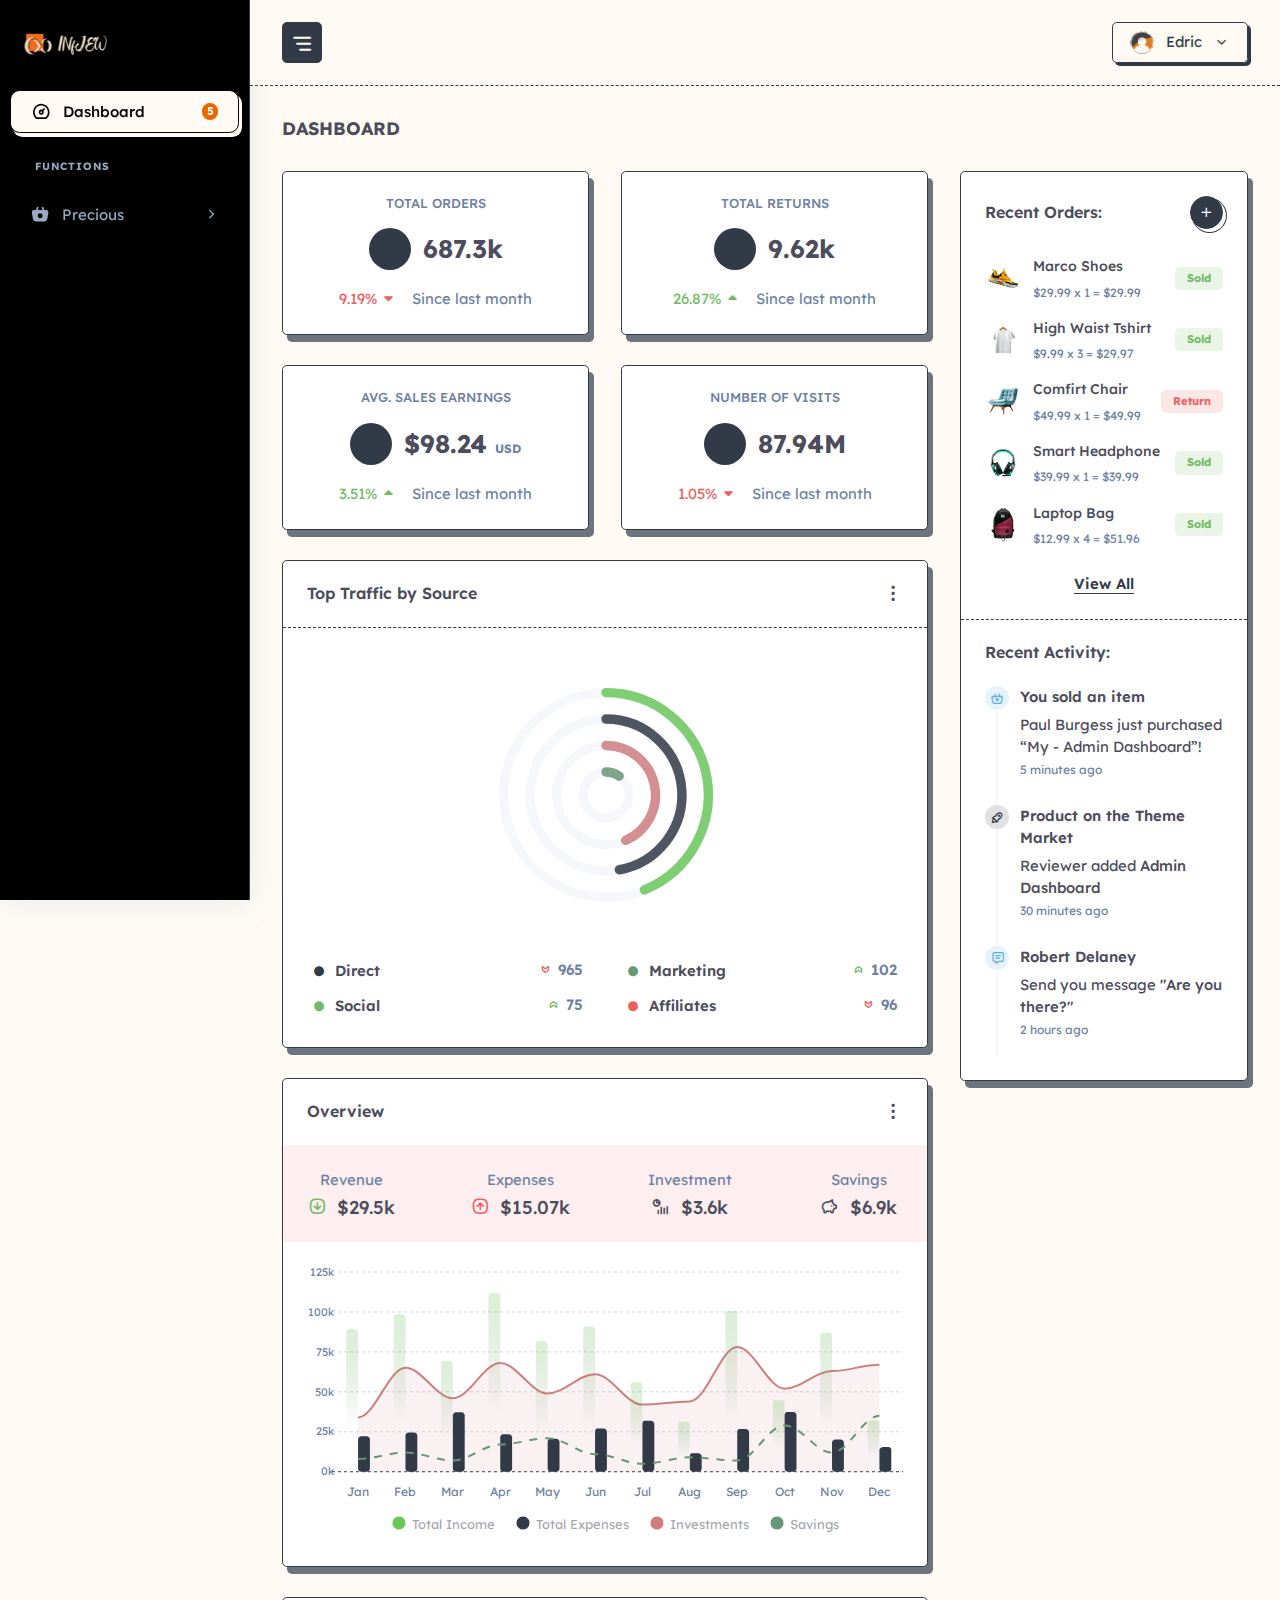
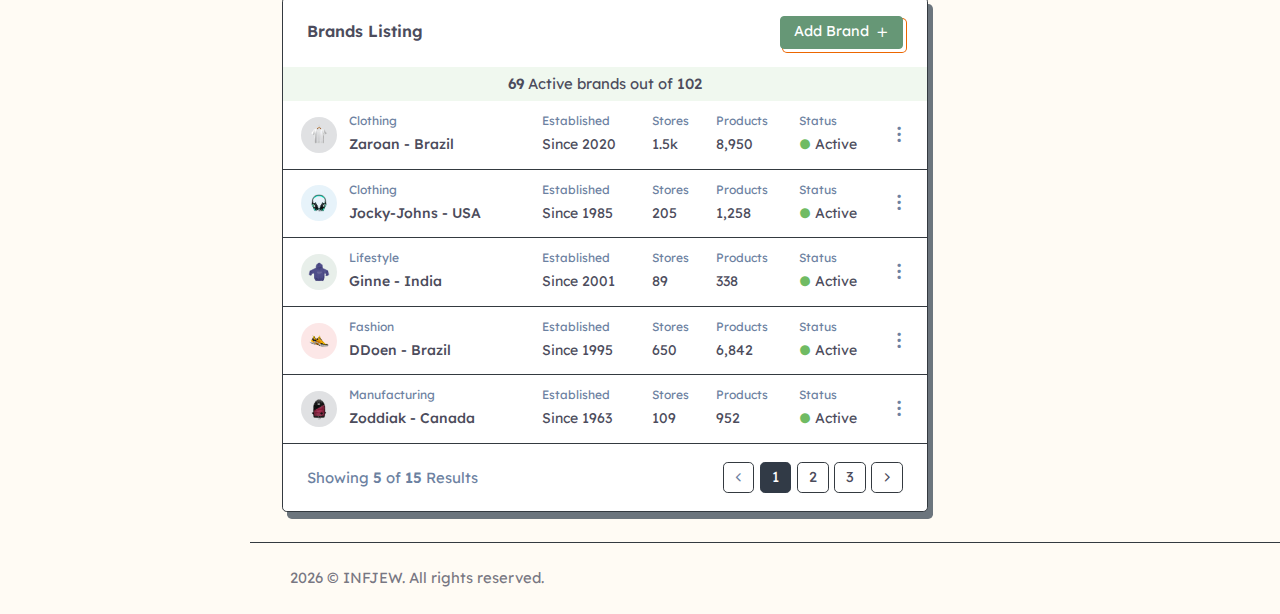
<file: frontend/admin/index.html>
<!DOCTYPE html>
<html lang="en">
  <head>
    <meta charset="utf-8" />
    <title>Dashboard | INFJEW | 100% HANDCRAFT Precious</title>
    <meta name="viewport" content="width=device-width, initial-scale=1.0" />
    <meta
      content="A fully featured admin theme which can be used to build CRM, CMS, etc."
      name="description"
    />
    <meta content="Coderthemes" name="author" />

    <!-- App favicon -->
    <link rel="shortcut icon" href="images/favicon.ico" />

    <!-- Theme Config Js -->
    <script src="js/config.js"></script>

    <!-- Vendor css -->
    <link href="css/vendor.min.css" rel="stylesheet" type="text/css" />

    <!-- App css -->
    <link href="css/app.css" rel="stylesheet" type="text/css" id="app-style" />

    <!-- Icons css -->
    <link href="css/icons.min.css" rel="stylesheet" type="text/css" />
  </head>

  <body>
    <!-- Begin page -->
    <div class="wrapper">
      <!-- Sidenav Menu Start -->
      <div class="sidenav-menu">
        <!-- Brand Logo -->
        <a href="index.html" class="logo">
          <span class="logo-light">
            <span class="logo-lg"
              ><img src="images/logo-website-white.png" alt="logo"
            /></span>
            <span class="logo-sm text-center"
              ><img src="images/logo-sm.jpg" alt="small logo"
            /></span>
          </span>
        </a>

        <!-- Sidebar Hover Menu Toggle Button -->
        <button class="button-sm-hover">
          <i class="ti ti-circle align-middle"></i>
        </button>

        <!-- Full Sidebar Menu Close Button -->
        <button class="button-close-fullsidebar">
          <i class="ti ti-x align-middle"></i>
        </button>

        <div data-simplebar>
          <!--- Sidenav Menu -->
          <ul class="side-nav">
            <li class="side-nav-item">
              <a href="index.html" class="side-nav-link">
                <span class="menu-icon"><i class="ti ti-dashboard"></i></span>
                <span class="menu-text"> Dashboard </span>
                <span class="badge bg-infjew rounded-pill">5</span>
              </a>
            </li>

            <li class="side-nav-title mt-2">Functions</li>

            <li class="side-nav-item">
              <a
                data-bs-toggle="collapse"
                href="#sidebarPrecious"
                aria-expanded="false"
                aria-controls="sidebarEcommerce"
                class="side-nav-link"
              >
                <span class="menu-icon"
                  ><i class="ti ti-basket-filled"></i
                ></span>
                <span class="menu-text"> Precious </span>
                <span class="menu-arrow"></span>
              </a>
              <div class="collapse" id="sidebarPrecious">
                <ul class="sub-menu">
                  <li class="side-nav-item">
                    <a href="precious-list.html" class="side-nav-link">
                      <span class="menu-text">Precious List</span>
                    </a>
                  </li>
                  <li class="side-nav-item">
                    <a href="precious-section.html" class="side-nav-link">
                      <span class="menu-text">Precious Section</span>
                    </a>
                  </li>
                </ul>
              </div>
            </li>
          </ul>

          <div class="clearfix"></div>
        </div>
      </div>
      <!-- Sidenav Menu End -->

      <!-- Topbar Start -->
      <header class="app-topbar">
        <div class="page-container topbar-menu">
          <div class="d-flex align-items-center gap-2">
            <!-- Sidebar Menu Toggle Button -->
            <button class="sidenav-toggle-button btn btn-infjew btn-icon">
              <i class="ti ti-menu-deep fs-24"></i>
            </button>
          </div>

          <div class="d-flex align-items-center gap-2">
            <!-- User Dropdown -->
            <div class="topbar-item">
              <div class="dropdown">
                <a
                  class="topbar-link btn btn-outline-primary dropdown-toggle drop-arrow-none"
                  data-bs-toggle="dropdown"
                  data-bs-offset="0,22"
                  type="button"
                  aria-haspopup="false"
                  aria-expanded="false"
                >
                  <img
                    src="images/users/avatar-1.png"
                    width="24"
                    class="rounded-circle me-lg-2 d-flex"
                    alt="user-image"
                  />
                  <span class="d-lg-flex flex-column gap-1 d-none">
                    Edric
                  </span>
                  <i
                    class="ti ti-chevron-down d-none d-lg-block align-middle ms-2"
                  ></i>
                </a>
                <div class="dropdown-menu dropdown-menu-end">
                  <!-- item-->
                  <div class="dropdown-header noti-title">
                    <h6 class="text-overflow m-0">Welcome !</h6>
                  </div>

                  <!-- item-->
                  <a href="javascript:void(0);" class="dropdown-item">
                    <i class="ti ti-user-hexagon me-1 fs-17 align-middle"></i>
                    <span class="align-middle">My Account</span>
                  </a>

                  <!-- item-->
                  <a href="javascript:void(0);" class="dropdown-item">
                    <i class="ti ti-wallet me-1 fs-17 align-middle"></i>
                    <span class="align-middle"
                      >Wallet : <span class="fw-semibold">$985.25</span></span
                    >
                  </a>

                  <!-- item-->
                  <a href="javascript:void(0);" class="dropdown-item">
                    <i class="ti ti-settings me-1 fs-17 align-middle"></i>
                    <span class="align-middle">Settings</span>
                  </a>

                  <!-- item-->
                  <a href="javascript:void(0);" class="dropdown-item">
                    <i class="ti ti-lifebuoy me-1 fs-17 align-middle"></i>
                    <span class="align-middle">Support</span>
                  </a>

                  <div class="dropdown-divider"></div>

                  <!-- item-->
                  <a href="javascript:void(0);" class="dropdown-item">
                    <i
                      class="ti ti-lock-square-rounded me-1 fs-17 align-middle"
                    ></i>
                    <span class="align-middle">Lock Screen</span>
                  </a>

                  <!-- item-->
                  <a
                    href="javascript:void(0);"
                    class="dropdown-item active fw-semibold text-danger"
                  >
                    <i class="ti ti-logout me-1 fs-17 align-middle"></i>
                    <span class="align-middle">Sign Out</span>
                  </a>
                </div>
              </div>
            </div>
          </div>
        </div>
      </header>
      <!-- Topbar End -->

      <!-- ============================================================== -->
      <!-- Start Page Content here -->
      <!-- ============================================================== -->
      <div class="page-content">
        <div class="page-container">
          <div class="row">
            <div class="col-12">
              <div
                class="page-title-head d-flex align-items-sm-center flex-sm-row flex-column"
              >
                <div class="flex-grow-1">
                  <h4 class="fs-18 text-uppercase fw-bold m-0">Dashboard</h4>
                </div>
              </div>
              <!-- end card header -->
            </div>
            <!--end col-->
          </div>
          <!-- end row-->

          <div class="row">
            <div class="col">
              <div
                class="row row-cols-xxl-4 row-cols-md-2 row-cols-1 text-center"
              >
                <div class="col">
                  <div class="card">
                    <div class="card-body">
                      <h5
                        class="text-muted fs-13 text-uppercase"
                        title="Number of Orders"
                      >
                        Total Orders
                      </h5>
                      <div
                        class="d-flex align-items-center justify-content-center gap-2 my-2 py-1"
                      >
                        <div class="user-img fs-42 flex-shrink-0">
                          <span
                            class="avatar-title text-bg-primary rounded-circle fs-22"
                          >
                            <iconify-icon
                              icon="solar:case-round-minimalistic-bold-duotone"
                            ></iconify-icon>
                          </span>
                        </div>
                        <h3 class="mb-0 fw-bold">687.3k</h3>
                      </div>
                      <p class="mb-0 text-muted">
                        <span class="text-danger me-2"
                          ><i class="ti ti-caret-down-filled"></i> 9.19%</span
                        >
                        <span class="text-nowrap">Since last month</span>
                      </p>
                    </div>
                  </div>
                </div>
                <!-- end col -->

                <div class="col">
                  <div class="card">
                    <div class="card-body">
                      <h5
                        class="text-muted fs-13 text-uppercase"
                        title="Number of Orders"
                      >
                        Total Returns
                      </h5>
                      <div
                        class="d-flex align-items-center justify-content-center gap-2 my-2 py-1"
                      >
                        <div class="user-img fs-42 flex-shrink-0">
                          <span
                            class="avatar-title text-bg-primary rounded-circle fs-22"
                          >
                            <iconify-icon
                              icon="solar:bill-list-bold-duotone"
                            ></iconify-icon>
                          </span>
                        </div>
                        <h3 class="mb-0 fw-bold">9.62k</h3>
                      </div>
                      <p class="mb-0 text-muted">
                        <span class="text-success me-2"
                          ><i class="ti ti-caret-up-filled"></i> 26.87%</span
                        >
                        <span class="text-nowrap">Since last month</span>
                      </p>
                    </div>
                  </div>
                </div>
                <!-- end col -->

                <div class="col">
                  <div class="card">
                    <div class="card-body">
                      <h5
                        class="text-muted fs-13 text-uppercase"
                        title="Number of Orders"
                      >
                        Avg. Sales Earnings
                      </h5>
                      <div
                        class="d-flex align-items-center justify-content-center gap-2 my-2 py-1"
                      >
                        <div class="user-img fs-42 flex-shrink-0">
                          <span
                            class="avatar-title text-bg-primary rounded-circle fs-22"
                          >
                            <iconify-icon
                              icon="solar:wallet-money-bold-duotone"
                            ></iconify-icon>
                          </span>
                        </div>
                        <h3 class="mb-0 fw-bold">
                          $98.24 <small class="text-muted">USD</small>
                        </h3>
                      </div>
                      <p class="mb-0 text-muted">
                        <span class="text-success me-2"
                          ><i class="ti ti-caret-up-filled"></i> 3.51%</span
                        >
                        <span class="text-nowrap">Since last month</span>
                      </p>
                    </div>
                  </div>
                </div>
                <!-- end col -->

                <div class="col">
                  <div class="card">
                    <div class="card-body">
                      <h5
                        class="text-muted fs-13 text-uppercase"
                        title="Number of Orders"
                      >
                        Number of Visits
                      </h5>
                      <div
                        class="d-flex align-items-center justify-content-center gap-2 my-2 py-1"
                      >
                        <div class="user-img fs-42 flex-shrink-0">
                          <span
                            class="avatar-title text-bg-primary rounded-circle fs-22"
                          >
                            <iconify-icon
                              icon="solar:eye-bold-duotone"
                            ></iconify-icon>
                          </span>
                        </div>
                        <h3 class="mb-0 fw-bold">87.94M</h3>
                      </div>
                      <p class="mb-0 text-muted">
                        <span class="text-danger me-2"
                          ><i class="ti ti-caret-down-filled"></i> 1.05%</span
                        >
                        <span class="text-nowrap">Since last month</span>
                      </p>
                    </div>
                  </div>
                </div>
                <!-- end col -->
              </div>
              <!-- end row -->

              <div class="row">
                <div class="col-xxl-4">
                  <div class="card">
                    <div
                      class="card-header d-flex justify-content-between align-items-center border-bottom border-dashed"
                    >
                      <h4 class="header-title">Top Traffic by Source</h4>
                      <div class="dropdown">
                        <a
                          href="#"
                          class="dropdown-toggle drop-arrow-none card-drop p-0"
                          data-bs-toggle="dropdown"
                          aria-expanded="false"
                        >
                          <i class="ti ti-dots-vertical"></i>
                        </a>
                        <div class="dropdown-menu dropdown-menu-end">
                          <a href="javascript:void(0);" class="dropdown-item"
                            >Refresh Report</a
                          >
                          <a href="javascript:void(0);" class="dropdown-item"
                            >Export Report</a
                          >
                        </div>
                      </div>
                    </div>

                    <div class="card-body">
                      <div
                        id="multiple-radialbar"
                        class="apex-charts"
                        data-colors="#6ac75a,#313a46,#ce7e7e,#669776"
                      ></div>

                      <div class="row mt-2">
                        <div class="col">
                          <div
                            class="d-flex justify-content-between align-items-center p-1"
                          >
                            <div>
                              <i
                                class="ti ti-circle-filled fs-12 align-middle me-1 text-primary"
                              ></i>
                              <span class="align-middle fw-semibold"
                                >Direct</span
                              >
                            </div>
                            <span class="fw-semibold text-muted float-end"
                              ><i
                                class="ti ti-arrow-badge-down text-danger"
                              ></i>
                              965</span
                            >
                          </div>

                          <div
                            class="d-flex justify-content-between align-items-center p-1"
                          >
                            <div>
                              <i
                                class="ti ti-circle-filled fs-12 text-success align-middle me-1"
                              ></i>
                              <span class="align-middle fw-semibold"
                                >Social</span
                              >
                            </div>
                            <span class="fw-semibold text-muted float-end"
                              ><i class="ti ti-arrow-badge-up text-success"></i>
                              75</span
                            >
                          </div>
                        </div>
                        <div class="col">
                          <div
                            class="d-flex justify-content-between align-items-center p-1"
                          >
                            <div>
                              <i
                                class="ti ti-circle-filled fs-12 text-secondary align-middle me-1"
                              ></i>
                              <span class="align-middle fw-semibold">
                                Marketing</span
                              >
                            </div>
                            <span class="fw-semibold text-muted float-end"
                              ><i class="ti ti-arrow-badge-up text-success"></i>
                              102</span
                            >
                          </div>

                          <div
                            class="d-flex justify-content-between align-items-center p-1"
                          >
                            <div>
                              <i
                                class="ti ti-circle-filled fs-12 text-danger align-middle me-1"
                              ></i>
                              <span class="align-middle fw-semibold"
                                >Affiliates</span
                              >
                            </div>
                            <span class="fw-semibold text-muted float-end"
                              ><i
                                class="ti ti-arrow-badge-down text-danger"
                              ></i>
                              96</span
                            >
                          </div>
                        </div>
                      </div>
                    </div>
                  </div>
                  <!-- end card-->
                </div>
                <!-- end col-->

                <div class="col-xxl-8">
                  <div class="card">
                    <div
                      class="card-header d-flex justify-content-between align-items-center"
                    >
                      <h4 class="header-title">Overview</h4>
                      <div class="dropdown">
                        <a
                          href="#"
                          class="dropdown-toggle drop-arrow-none card-drop"
                          data-bs-toggle="dropdown"
                          aria-expanded="false"
                        >
                          <i class="ti ti-dots-vertical"></i>
                        </a>
                        <div class="dropdown-menu dropdown-menu-end">
                          <!-- item-->
                          <a href="javascript:void(0);" class="dropdown-item"
                            >Sales Report</a
                          >
                          <!-- item-->
                          <a href="javascript:void(0);" class="dropdown-item"
                            >Export Report</a
                          >
                          <!-- item-->
                          <a href="javascript:void(0);" class="dropdown-item"
                            >Profit</a
                          >
                          <!-- item-->
                          <a href="javascript:void(0);" class="dropdown-item"
                            >Action</a
                          >
                        </div>
                      </div>
                    </div>

                    <div class="bg-danger bg-opacity-10">
                      <div class="row text-center">
                        <div class="col-md-3 col-6">
                          <p class="text-muted mt-3 mb-1">Revenue</p>
                          <h4 class="mb-3">
                            <span
                              class="ti ti-square-rounded-arrow-down text-success me-1"
                            ></span>
                            <span>$29.5k</span>
                          </h4>
                        </div>
                        <div class="col-md-3 col-6">
                          <p class="text-muted mt-3 mb-1">Expenses</p>
                          <h4 class="mb-3">
                            <span
                              class="ti ti-square-rounded-arrow-up text-danger me-1"
                            ></span>
                            <span>$15.07k</span>
                          </h4>
                        </div>
                        <div class="col-md-3 col-6">
                          <p class="text-muted mt-3 mb-1">Investment</p>
                          <h4 class="mb-3">
                            <span class="ti ti-chart-infographic me-1"></span>
                            <span>$3.6k</span>
                          </h4>
                        </div>
                        <div class="col-md-3 col-6">
                          <p class="text-muted mt-3 mb-1">Savings</p>
                          <h4 class="mb-3">
                            <span class="ti ti-pig me-1"></span>
                            <span>$6.9k</span>
                          </h4>
                        </div>
                      </div>
                    </div>

                    <div class="card-body pt-0">
                      <div dir="ltr">
                        <div
                          id="revenue-chart"
                          class="apex-charts"
                          data-colors="#6ac75a,#313a46,#ce7e7e,#669776"
                        ></div>
                      </div>
                    </div>
                  </div>
                  <!-- end card-->
                </div>
                <!-- end col-->
              </div>
              <!-- end row-->

              <div class="row">
                <div class="col-xxl-12">
                  <div class="card">
                    <div
                      class="d-flex card-header justify-content-between align-items-center"
                    >
                      <h4 class="header-title">Brands Listing</h4>
                      <a
                        href="javascript:void(0);"
                        class="btn btn-sm btn-secondary"
                        >Add Brand <i class="ti ti-plus ms-1"></i
                      ></a>
                    </div>
                    <div class="card-body p-0">
                      <div class="bg-success bg-opacity-10 py-1 text-center">
                        <p class="m-0">
                          <b>69</b> Active brands out of
                          <span class="fw-medium">102</span>
                        </p>
                      </div>
                      <div class="table-responsive">
                        <table
                          class="table table-custom table-centered table-sm table-nowrap table-hover mb-0"
                        >
                          <tbody>
                            <tr>
                              <td>
                                <div class="d-flex align-items-center">
                                  <div class="avatar-md flex-shrink-0 me-2">
                                    <span
                                      class="avatar-title bg-primary-subtle rounded-circle"
                                    >
                                      <img
                                        src="images/precious/p-1.png"
                                        alt=""
                                        height="22"
                                      />
                                    </span>
                                  </div>
                                  <div>
                                    <span class="text-muted fs-12"
                                      >Clothing</span
                                    >
                                    <br />
                                    <h5 class="fs-14 mt-1">Zaroan - Brazil</h5>
                                  </div>
                                </div>
                              </td>
                              <td>
                                <span class="text-muted fs-12"
                                  >Established</span
                                >
                                <h5 class="fs-14 mt-1 fw-normal">Since 2020</h5>
                              </td>
                              <td>
                                <span class="text-muted fs-12">Stores</span>
                                <br />
                                <h5 class="fs-14 mt-1 fw-normal">1.5k</h5>
                              </td>
                              <td>
                                <span class="text-muted fs-12">Products</span>
                                <h5 class="fs-14 mt-1 fw-normal">8,950</h5>
                              </td>
                              <td>
                                <span class="text-muted fs-12">Status</span>
                                <h5 class="fs-14 mt-1 fw-normal">
                                  <i
                                    class="ti ti-circle-filled fs-12 text-success"
                                  ></i>
                                  Active
                                </h5>
                              </td>
                              <td style="width: 30px">
                                <div class="dropdown">
                                  <a
                                    href="#"
                                    class="dropdown-toggle text-muted drop-arrow-none card-drop p-0"
                                    data-bs-toggle="dropdown"
                                    aria-expanded="false"
                                  >
                                    <i class="ti ti-dots-vertical"></i>
                                  </a>
                                  <div class="dropdown-menu dropdown-menu-end">
                                    <a
                                      href="javascript:void(0);"
                                      class="dropdown-item"
                                      >Refresh Report</a
                                    >
                                    <a
                                      href="javascript:void(0);"
                                      class="dropdown-item"
                                      >Export Report</a
                                    >
                                  </div>
                                </div>
                              </td>
                            </tr>

                            <tr>
                              <td>
                                <div class="d-flex align-items-center">
                                  <div class="avatar-md flex-shrink-0 me-2">
                                    <span
                                      class="avatar-title bg-info-subtle rounded-circle"
                                    >
                                      <img
                                        src="images/precious/p-4.png"
                                        alt=""
                                        height="22"
                                      />
                                    </span>
                                  </div>
                                  <div>
                                    <span class="text-muted fs-12"
                                      >Clothing</span
                                    >
                                    <br />
                                    <h5 class="fs-14 mt-1">
                                      Jocky-Johns - USA
                                    </h5>
                                  </div>
                                </div>
                              </td>
                              <td>
                                <span class="text-muted fs-12"
                                  >Established</span
                                >
                                <h5 class="fs-14 mt-1 fw-normal">Since 1985</h5>
                              </td>
                              <td>
                                <span class="text-muted fs-12">Stores</span>
                                <br />
                                <h5 class="fs-14 mt-1 fw-normal">205</h5>
                              </td>
                              <td>
                                <span class="text-muted fs-12">Products</span>
                                <h5 class="fs-14 mt-1 fw-normal">1,258</h5>
                              </td>
                              <td>
                                <span class="text-muted fs-12">Status</span>
                                <h5 class="fs-14 mt-1 fw-normal">
                                  <i
                                    class="ti ti-circle-filled fs-12 text-success"
                                  ></i>
                                  Active
                                </h5>
                              </td>
                              <td style="width: 30px">
                                <div class="dropdown">
                                  <a
                                    href="#"
                                    class="dropdown-toggle text-muted drop-arrow-none card-drop p-0"
                                    data-bs-toggle="dropdown"
                                    aria-expanded="false"
                                  >
                                    <i class="ti ti-dots-vertical"></i>
                                  </a>
                                  <div class="dropdown-menu dropdown-menu-end">
                                    <a
                                      href="javascript:void(0);"
                                      class="dropdown-item"
                                      >Refresh Report</a
                                    >
                                    <a
                                      href="javascript:void(0);"
                                      class="dropdown-item"
                                      >Export Report</a
                                    >
                                  </div>
                                </div>
                              </td>
                            </tr>

                            <tr>
                              <td>
                                <div class="d-flex align-items-center">
                                  <div class="avatar-md flex-shrink-0 me-2">
                                    <span
                                      class="avatar-title bg-secondary-subtle rounded-circle"
                                    >
                                      <img
                                        src="images/precious/p-5.png"
                                        alt=""
                                        height="22"
                                      />
                                    </span>
                                  </div>
                                  <div>
                                    <span class="text-muted fs-12"
                                      >Lifestyle</span
                                    >
                                    <br />
                                    <h5 class="fs-14 mt-1">Ginne - India</h5>
                                  </div>
                                </div>
                              </td>
                              <td>
                                <span class="text-muted fs-12"
                                  >Established</span
                                >
                                <h5 class="fs-14 mt-1 fw-normal">Since 2001</h5>
                              </td>
                              <td>
                                <span class="text-muted fs-12">Stores</span>
                                <br />
                                <h5 class="fs-14 mt-1 fw-normal">89</h5>
                              </td>
                              <td>
                                <span class="text-muted fs-12">Products</span>
                                <h5 class="fs-14 mt-1 fw-normal">338</h5>
                              </td>
                              <td>
                                <span class="text-muted fs-12">Status</span>
                                <h5 class="fs-14 mt-1 fw-normal">
                                  <i
                                    class="ti ti-circle-filled fs-12 text-success"
                                  ></i>
                                  Active
                                </h5>
                              </td>
                              <td style="width: 30px">
                                <div class="dropdown">
                                  <a
                                    href="#"
                                    class="dropdown-toggle text-muted drop-arrow-none card-drop p-0"
                                    data-bs-toggle="dropdown"
                                    aria-expanded="false"
                                  >
                                    <i class="ti ti-dots-vertical"></i>
                                  </a>
                                  <div class="dropdown-menu dropdown-menu-end">
                                    <a
                                      href="javascript:void(0);"
                                      class="dropdown-item"
                                      >Refresh Report</a
                                    >
                                    <a
                                      href="javascript:void(0);"
                                      class="dropdown-item"
                                      >Export Report</a
                                    >
                                  </div>
                                </div>
                              </td>
                            </tr>

                            <tr>
                              <td>
                                <div class="d-flex align-items-center">
                                  <div class="avatar-md flex-shrink-0 me-2">
                                    <span
                                      class="avatar-title bg-danger-subtle rounded-circle"
                                    >
                                      <img
                                        src="images/precious/p-6.png"
                                        alt=""
                                        height="22"
                                      />
                                    </span>
                                  </div>
                                  <div>
                                    <span class="text-muted fs-12"
                                      >Fashion</span
                                    >
                                    <br />
                                    <h5 class="fs-14 mt-1">DDoen - Brazil</h5>
                                  </div>
                                </div>
                              </td>
                              <td>
                                <span class="text-muted fs-12"
                                  >Established</span
                                >
                                <h5 class="fs-14 mt-1 fw-normal">Since 1995</h5>
                              </td>
                              <td>
                                <span class="text-muted fs-12">Stores</span>
                                <br />
                                <h5 class="fs-14 mt-1 fw-normal">650</h5>
                              </td>
                              <td>
                                <span class="text-muted fs-12">Products</span>
                                <h5 class="fs-14 mt-1 fw-normal">6,842</h5>
                              </td>
                              <td>
                                <span class="text-muted fs-12">Status</span>
                                <h5 class="fs-14 mt-1 fw-normal">
                                  <i
                                    class="ti ti-circle-filled fs-12 text-success"
                                  ></i>
                                  Active
                                </h5>
                              </td>
                              <td style="width: 30px">
                                <div class="dropdown">
                                  <a
                                    href="#"
                                    class="dropdown-toggle text-muted drop-arrow-none card-drop p-0"
                                    data-bs-toggle="dropdown"
                                    aria-expanded="false"
                                  >
                                    <i class="ti ti-dots-vertical"></i>
                                  </a>
                                  <div class="dropdown-menu dropdown-menu-end">
                                    <a
                                      href="javascript:void(0);"
                                      class="dropdown-item"
                                      >Refresh Report</a
                                    >
                                    <a
                                      href="javascript:void(0);"
                                      class="dropdown-item"
                                      >Export Report</a
                                    >
                                  </div>
                                </div>
                              </td>
                            </tr>

                            <tr>
                              <td>
                                <div class="d-flex align-items-center">
                                  <div class="avatar-md flex-shrink-0 me-2">
                                    <span
                                      class="avatar-title bg-primary-subtle rounded-circle"
                                    >
                                      <img
                                        src="images/precious/p-2.png"
                                        alt=""
                                        height="22"
                                      />
                                    </span>
                                  </div>
                                  <div>
                                    <span class="text-muted fs-12"
                                      >Manufacturing</span
                                    >
                                    <br />
                                    <h5 class="fs-14 mt-1">Zoddiak - Canada</h5>
                                  </div>
                                </div>
                              </td>
                              <td>
                                <span class="text-muted fs-12"
                                  >Established</span
                                >
                                <h5 class="fs-14 mt-1 fw-normal">Since 1963</h5>
                              </td>
                              <td>
                                <span class="text-muted fs-12">Stores</span>
                                <br />
                                <h5 class="fs-14 mt-1 fw-normal">109</h5>
                              </td>
                              <td>
                                <span class="text-muted fs-12">Products</span>
                                <h5 class="fs-14 mt-1 fw-normal">952</h5>
                              </td>
                              <td>
                                <span class="text-muted fs-12">Status</span>
                                <h5 class="fs-14 mt-1 fw-normal">
                                  <i
                                    class="ti ti-circle-filled fs-12 text-success"
                                  ></i>
                                  Active
                                </h5>
                              </td>
                              <td style="width: 30px">
                                <div class="dropdown">
                                  <a
                                    href="#"
                                    class="dropdown-toggle text-muted drop-arrow-none card-drop p-0"
                                    data-bs-toggle="dropdown"
                                    aria-expanded="false"
                                  >
                                    <i class="ti ti-dots-vertical"></i>
                                  </a>
                                  <div class="dropdown-menu dropdown-menu-end">
                                    <a
                                      href="javascript:void(0);"
                                      class="dropdown-item"
                                      >Refresh Report</a
                                    >
                                    <a
                                      href="javascript:void(0);"
                                      class="dropdown-item"
                                      >Export Report</a
                                    >
                                  </div>
                                </div>
                              </td>
                            </tr>
                          </tbody>
                        </table>
                      </div>
                      <!-- end table-responsive-->
                    </div>
                    <!-- end card-body-->

                    <div class="card-footer border-0">
                      <div
                        class="align-items-center justify-content-between row text-center text-sm-start"
                      >
                        <div class="col-sm">
                          <div class="text-muted">
                            Showing <span class="fw-semibold">5</span> of
                            <span class="fw-semibold">15</span> Results
                          </div>
                        </div>
                        <div class="col-sm-auto mt-3 mt-sm-0">
                          <ul
                            class="pagination pagination-boxed pagination-sm mb-0 justify-content-center"
                          >
                            <li class="page-item disabled">
                              <a href="#" class="page-link"
                                ><i class="ti ti-chevron-left"></i
                              ></a>
                            </li>
                            <li class="page-item active">
                              <a href="#" class="page-link">1</a>
                            </li>
                            <li class="page-item">
                              <a href="#" class="page-link">2</a>
                            </li>
                            <li class="page-item">
                              <a href="#" class="page-link">3</a>
                            </li>
                            <li class="page-item">
                              <a href="#" class="page-link"
                                ><i class="ti ti-chevron-right"></i
                              ></a>
                            </li>
                          </ul>
                        </div>
                      </div>
                      <!-- -->
                    </div>
                  </div>
                  <!-- end card-->
                </div>
                <!-- end col-->
              </div>
              <!-- end row-->
            </div>
            <!-- end col-->

            <div class="col-auto info-sidebar">
              <div class="card">
                <div class="card-body">
                  <div
                    class="d-flex mb-3 justify-content-between align-items-center"
                  >
                    <h4 class="header-title">Recent Orders:</h4>
                    <div>
                      <a
                        href="javascript:void(0);"
                        class="btn btn-sm btn-primary rounded-circle btn-icon"
                        ><i class="ti ti-plus"></i
                      ></a>
                    </div>
                  </div>
                  <div
                    class="d-flex align-items-center gap-2 position-relative mb-2"
                  >
                    <div class="avatar-md flex-shrink-0">
                      <img
                        src="images/precious/p-6.png"
                        alt="product-pic"
                        height="36"
                      />
                    </div>
                    <div>
                      <h5 class="fs-14 my-1">
                        <a
                          href="apps-ecommerce-order-details.html"
                          class="stretched-link link-reset"
                          >Marco Shoes</a
                        >
                      </h5>
                      <span class="text-muted fs-12">$29.99 x 1 = $29.99</span>
                    </div>
                    <div class="ms-auto">
                      <span class="badge badge-soft-success px-2 py-1"
                        >Sold</span
                      >
                    </div>
                  </div>

                  <div
                    class="d-flex align-items-center gap-2 position-relative mb-2"
                  >
                    <div class="avatar-md flex-shrink-0">
                      <img
                        src="images/precious/p-1.png"
                        alt="product-pic"
                        height="36"
                      />
                    </div>
                    <div>
                      <h5 class="fs-14 my-1">
                        <a
                          href="apps-ecommerce-order-details.html"
                          class="stretched-link link-reset"
                          >High Waist Tshirt</a
                        >
                      </h5>
                      <span class="text-muted fs-12">$9.99 x 3 = $29.97</span>
                    </div>
                    <div class="ms-auto">
                      <span class="badge badge-soft-success px-2 py-1"
                        >Sold</span
                      >
                    </div>
                  </div>

                  <div
                    class="d-flex align-items-center gap-2 position-relative mb-2"
                  >
                    <div class="avatar-md flex-shrink-0">
                      <img
                        src="images/precious/p-3.png"
                        alt="product-pic"
                        height="36"
                      />
                    </div>
                    <div>
                      <h5 class="fs-14 my-1">
                        <a
                          href="apps-ecommerce-order-details.html"
                          class="stretched-link link-reset"
                          >Comfirt Chair</a
                        >
                      </h5>
                      <span class="text-muted fs-12">$49.99 x 1 = $49.99</span>
                    </div>
                    <div class="ms-auto">
                      <span class="badge badge-soft-danger px-2 py-1"
                        >Return</span
                      >
                    </div>
                  </div>

                  <div
                    class="d-flex align-items-center gap-2 position-relative mb-2"
                  >
                    <div class="avatar-md flex-shrink-0">
                      <img
                        src="images/precious/p-4.png"
                        alt="product-pic"
                        height="36"
                      />
                    </div>
                    <div>
                      <h5 class="fs-14 my-1">
                        <a
                          href="apps-ecommerce-order-details.html"
                          class="stretched-link link-reset"
                          >Smart Headphone</a
                        >
                      </h5>
                      <span class="text-muted fs-12">$39.99 x 1 = $39.99</span>
                    </div>
                    <div class="ms-auto">
                      <span class="badge badge-soft-success px-2 py-1"
                        >Sold</span
                      >
                    </div>
                  </div>

                  <div
                    class="d-flex align-items-center gap-2 position-relative"
                  >
                    <div class="avatar-md flex-shrink-0">
                      <img
                        src="images/precious/p-2.png"
                        alt="product-pic"
                        height="36"
                      />
                    </div>
                    <div>
                      <h5 class="fs-14 my-1">
                        <a
                          href="apps-ecommerce-order-details.html"
                          class="stretched-link link-reset"
                          >Laptop Bag</a
                        >
                      </h5>
                      <span class="text-muted fs-12">$12.99 x 4 = $51.96</span>
                    </div>
                    <div class="ms-auto">
                      <span class="badge badge-soft-success px-2 py-1"
                        >Sold</span
                      >
                    </div>
                  </div>

                  <div class="mt-3 text-center">
                    <a
                      href="#!"
                      class="text-decoration-underline fw-semibold ms-auto link-offset-2 link-dark"
                      >View All</a
                    >
                  </div>
                </div>
                <div class="card-body p-0 border-top border-dashed">
                  <h4 class="header-title px-3 mb-2 mt-3">Recent Activity:</h4>
                  <div
                    class="my-3 px-3"
                    data-simplebar
                    style="max-height: 370px"
                  >
                    <div class="timeline-alt py-0">
                      <div class="timeline-item">
                        <i
                          class="ti ti-basket bg-info-subtle text-info timeline-icon"
                        ></i>
                        <div class="timeline-item-info">
                          <a
                            href="javascript:void(0);"
                            class="link-reset fw-semibold mb-1 d-block"
                            >You sold an item</a
                          >
                          <span class="mb-1"
                            >Paul Burgess just purchased “My - Admin
                            Dashboard”!</span
                          >
                          <p class="mb-0 pb-3">
                            <small class="text-muted">5 minutes ago</small>
                          </p>
                        </div>
                      </div>

                      <div class="timeline-item">
                        <i
                          class="ti ti-rocket bg-primary-subtle text-primary timeline-icon"
                        ></i>
                        <div class="timeline-item-info">
                          <a
                            href="javascript:void(0);"
                            class="link-reset fw-semibold mb-1 d-block"
                            >Product on the Theme Market</a
                          >
                          <span class="mb-1"
                            >Reviewer added
                            <span class="fw-medium">Admin Dashboard</span>
                          </span>
                          <p class="mb-0 pb-3">
                            <small class="text-muted">30 minutes ago</small>
                          </p>
                        </div>
                      </div>

                      <div class="timeline-item">
                        <i
                          class="ti ti-message bg-info-subtle text-info timeline-icon"
                        ></i>
                        <div class="timeline-item-info">
                          <a
                            href="javascript:void(0);"
                            class="link-reset fw-semibold mb-1 d-block"
                            >Robert Delaney</a
                          >
                          <span class="mb-1"
                            >Send you message
                            <span class="fw-medium">"Are you there?"</span>
                          </span>
                          <p class="mb-0 pb-3">
                            <small class="text-muted">2 hours ago</small>
                          </p>
                        </div>
                      </div>

                      <div class="timeline-item">
                        <i
                          class="ti ti-photo bg-primary-subtle text-primary timeline-icon"
                        ></i>
                        <div class="timeline-item-info">
                          <a
                            href="javascript:void(0);"
                            class="link-reset fw-semibold mb-1 d-block"
                            >Audrey Tobey</a
                          >
                          <span class="mb-1"
                            >Uploaded a photo
                            <span class="fw-medium">"Error.jpg"</span>
                          </span>
                          <p class="mb-0 pb-3">
                            <small class="text-muted">14 hours ago</small>
                          </p>
                        </div>
                      </div>

                      <div class="timeline-item">
                        <i
                          class="ti ti-basket bg-info-subtle text-info timeline-icon"
                        ></i>
                        <div class="timeline-item-info">
                          <a
                            href="javascript:void(0);"
                            class="link-reset fw-semibold mb-1 d-block"
                            >You sold an item</a
                          >
                          <span class="mb-1"
                            >Paul Burgess just purchased “My - Admin
                            Dashboard”!</span
                          >
                          <p class="mb-0 pb-3">
                            <small class="text-muted">16 hours ago</small>
                          </p>
                        </div>
                      </div>

                      <div class="timeline-item">
                        <i
                          class="ti ti-rocket bg-primary-subtle text-primary timeline-icon"
                        ></i>
                        <div class="timeline-item-info">
                          <a
                            href="javascript:void(0);"
                            class="link-reset fw-semibold mb-1 d-block"
                            >Product on the Bootstrap Market</a
                          >
                          <span class="mb-1"
                            >Reviewer added
                            <span class="fw-medium">Admin Dashboard</span>
                          </span>
                          <p class="mb-0 pb-3">
                            <small class="text-muted">22 hours ago</small>
                          </p>
                        </div>
                      </div>

                      <div class="timeline-item">
                        <i
                          class="ti ti-message bg-info-subtle text-info timeline-icon"
                        ></i>
                        <div class="timeline-item-info">
                          <a
                            href="javascript:void(0);"
                            class="link-reset fw-semibold mb-1 d-block"
                            >Robert Delaney</a
                          >
                          <span class="mb-1"
                            >Send you message
                            <span class="fw-medium">"Are you there?"</span>
                          </span>
                          <p class="mb-0 pb-2">
                            <small class="text-muted">2 days ago</small>
                          </p>
                        </div>
                      </div>
                    </div>
                    <!-- end timeline -->
                  </div>
                  <!-- end slimscroll -->
                </div>
              </div>
              <!-- end card-->
            </div>
            <!-- end col-->
          </div>
          <!-- end row-->
        </div>
        <!-- container -->

        <!-- Footer Start -->
        <footer class="footer">
          <div class="page-container">
            <div class="row">
              <div class="col-md-6 text-center text-md-start">
                <script>
                  document.write(new Date().getFullYear());
                </script>
                © INFJEW. All rights reserved.
              </div>
              <div class="col-md-6"></div>
            </div>
          </div>
        </footer>
        <!-- end Footer -->
      </div>

      <!-- ============================================================== -->
      <!-- End Page content -->
      <!-- ============================================================== -->
    </div>
    <!-- END wrapper -->

    <!-- Vendor js -->
    <script src="js/vendor.min.js"></script>

    <!-- App js -->
    <script src="js/app.js"></script>

    <!-- Apex Chart js -->
    <script src="vendor/apexcharts/apexcharts.min.js"></script>

    <!-- Projects Analytics Dashboard App js -->
    <script src="js/pages/dashboard-sales.js"></script>
  </body>
</html>
</file>
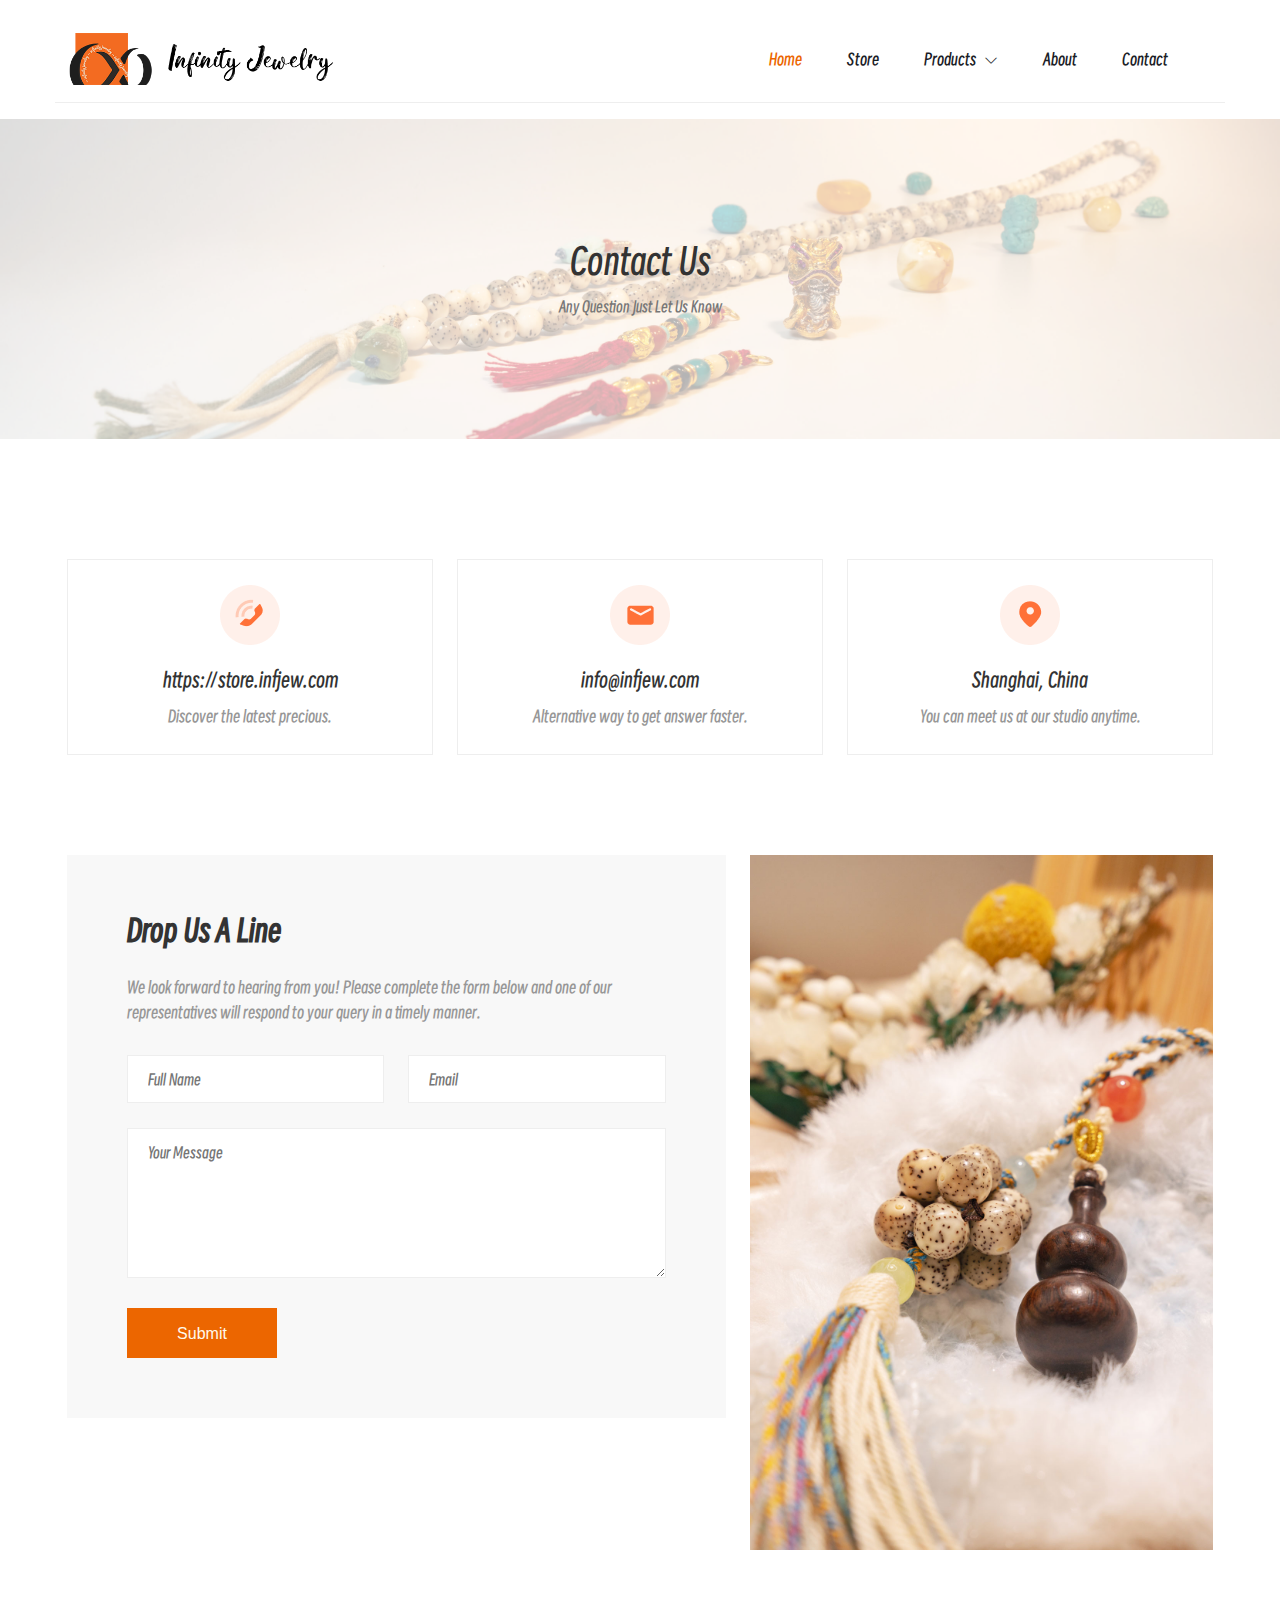
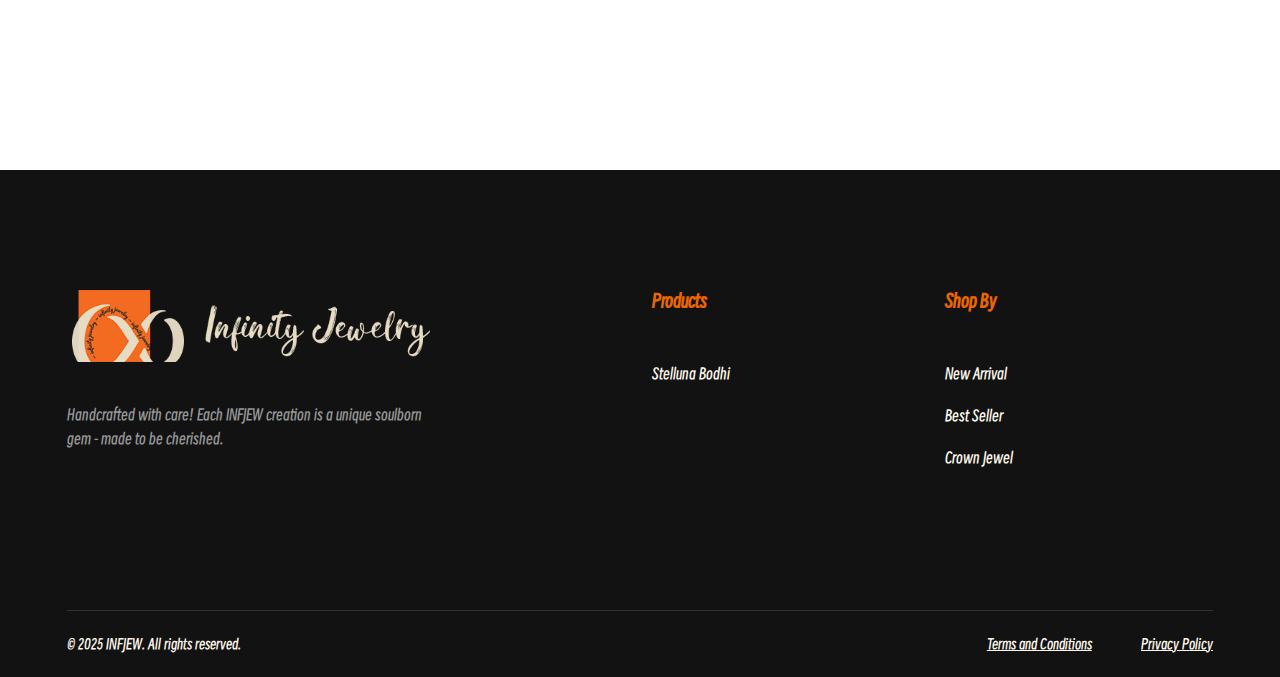
<file: frontend/contact.html>
<!DOCTYPE html>
<html lang="en">
  <head>
    <meta charset="utf-8" />
    <meta http-equiv="X-UA-Compatible" content="IE=edge" />
    <meta
      name="viewport"
      content="width=device-width, initial-scale=1.0, user-scalable=0"
    />

    <title>INFJEW | 100% HANDCRAFT Precious</title>

    <!--Favicon-->
    <link rel="icon" href="favicon.ico" type="image/jpg" />
    <!-- Bootstrap CSS -->
    <link href="css/bootstrap.min.css" rel="stylesheet" />
    <!-- Line Awesome CSS -->
    <link href="css/line-awesome.min.css" rel="stylesheet" />
    <!-- Animate CSS-->
    <link href="css/animate.css" rel="stylesheet" />
    <!-- Bar Filler CSS -->
    <link href="css/barfiller.css" rel="stylesheet" />
    <!-- Magnific Popup Video -->
    <link href="css/magnific-popup.css" rel="stylesheet" />
    <!-- Flaticon -->
    <link rel="stylesheet" href="css/flaticon.css" />
    <!-- Owl Carousel CSS -->
    <link href="css/owl.carousel.css" rel="stylesheet" />
    <!-- Nice Select  -->
    <!-- <link href="css/nice-select.css" rel="stylesheet" /> -->
    <!-- Slick Slider -->
    <link href="css/slick.css" rel="stylesheet" />
    <!-- NoUi Slider  -->
    <link href="css/nouislider.css" rel="stylesheet" />
    <!-- Style CSS -->
    <link href="css/style.css" rel="stylesheet" />
    <!-- Responsive CSS -->
    <link href="css/responsive.css" rel="stylesheet" />

    <!-- jquery -->
    <script src="js/jquery-1.12.4.min.js"></script>
  </head>

  <body>
    <!-- Pre Loader -->
    <div id="infjew_preloader">
      <div id="infjew_circle_loader_in"></div>
      <div id="infjew_circle_loader_out"></div>
      <div class="infjew_loader_logo">
        <img src="images/preload/preload.png" alt="Preload" />
      </div>
    </div>

    <!-- Header Area -->
    <div class="header-area header-two">
      <div class="navigation">
        <div class="container mb-3">
          <div class="row mt-3 align-items-center">
            <div class="col-xl-3 col-lg-3 col-md-3 col-12">
              <div class="header-left-wrap">
                <div class="logo">
                  <a class="navbar-brand"
                    ><img src="images/logo-website.png" alt=""
                  /></a>
                </div>
              </div>
            </div>
            <div class="col-xl-9 col-lg-9 col-md-9 col-12">
              <div class="main-menu menu-two">
                <nav class="navbar navbar-expand-lg">
                  <button
                    class="navbar-toggler"
                    type="button"
                    data-bs-toggle="collapse"
                    data-bs-target="#navbarSupportedContent"
                    aria-controls="navbarSupportedContent"
                    aria-expanded="false"
                    aria-label="Toggle navigation"
                  >
                    <span class="navbar-toggler-icon"></span>
                    <span class="navbar-toggler-icon"></span>
                    <span class="navbar-toggler-icon"></span>
                  </button>

                  <div
                    class="collapse navbar-collapse"
                    id="navbarSupportedContent"
                  >
                    <ul class="navbar-nav">
                      <li class="nav-item">
                        <a class="nav-link active" href="index.html"> Home </a>
                      </li>

                      <li class="nav-item">
                        <a class="nav-link" href="#">Store </a>
                      </li>

                      <li class="nav-item">
                        <a class="nav-link" href="#"
                          >Products<i class="las la-angle-down"></i>
                          <span class="sub-nav-toggler"> </span>
                        </a>
                        <ul class="sub-menu">
                          <li><a href="#">Stelluna Bodhi</a></li>
                        </ul>
                      </li>

                      <li class="nav-item">
                        <a class="nav-link" href="about.html">About </a>
                      </li>

                      <li class="nav-item">
                        <a class="nav-link" href="contact.html">Contact</a>
                      </li>
                    </ul>
                  </div>
                </nav>
              </div>
            </div>
          </div>
          <div class="row border-top"></div>
        </div>
      </div>
    </div>

    <!-- Breadcrumb Area  -->
    <div class="breadcrumb-area">
      <div class="container">
        <div class="row">
          <div class="col-xl-12 text-center">
            <div class="breadcroumb-title">
              <h3>Contact Us</h3>
              <h6>Any Question Just Let Us Know</h6>
            </div>
          </div>
        </div>
      </div>
    </div>

    <!-- Contact Section  -->

    <div class="contact-section section-padding">
      <div class="container">
        <div class="contact-info-wrapper">
          <div class="row">
            <div class="col-xl-4 col-lg-4 col-md-6 col-12">
              <div class="single-contact-info">
                <div class="contact-info-icon">
                  <img src="images/contact/c-1-1.png" alt="" />
                </div>
                <h6 class="jump-to-new" data-jump="https://store.infjew.com">
                  https://store.infjew.com
                </h6>
                <p>Discover the latest precious.</p>
              </div>
            </div>
            <div class="col-xl-4 col-lg-4 col-md-6 col-12">
              <div class="single-contact-info">
                <div class="contact-info-icon">
                  <img src="images/contact/c-1-2.png" alt="" />
                </div>
                <h6>info@infjew.com</h6>
                <p>Alternative way to get answer faster.</p>
              </div>
            </div>
            <div class="col-xl-4 col-lg-4 col-md-6 col-12">
              <div class="single-contact-info">
                <div class="contact-info-icon">
                  <img src="images/contact/c-1-3.png" alt="" />
                </div>
                <h6>Shanghai, China</h6>
                <p>You can meet us at our studio anytime.</p>
              </div>
            </div>
          </div>
          <div class="contact-form-wrapper">
            <div class="row">
              <div class="col-xl-7">
                <div class="contact-form-inner">
                  <h6>Drop Us A Line</h6>
                  <p>
                    We look forward to hearing from you! Please complete the
                    form below and one of our representatives will respond to
                    your query in a timely manner.
                  </p>
                  <form action="javascript:;">
                    <div class="row">
                      <div class="col-xl-6">
                        <input
                          type="text"
                          placeholder="Full Name"
                          id="contact-form-name"
                        />
                      </div>
                      <div class="col-xl-6">
                        <input
                          type="email"
                          placeholder="Email"
                          id="contact-form-email"
                        />
                      </div>
                      <div class="col-12">
                        <textarea
                          cols="30"
                          rows="10"
                          placeholder="Your Message"
                          id="contact-form-message"
                        ></textarea>
                      </div>
                    </div>
                    <div
                      class="g-recaptcha"
                      data-sitekey="6LeB7z0rAAAAAOqg1uhodIzn4en-CsLC80zQvhMi"
                    ></div>

                    <a href="#" class="main-btn" id="contact-form-btn"
                      >Submit</a
                    >
                  </form>
                </div>
              </div>
              <div class="col-xl-5">
                <div class="contact-bg">
                  <img src="images/contact/c-2.jpg" alt="" />
                </div>
              </div>
            </div>
          </div>
        </div>
      </div>
    </div>

    <!-- Footer Area  -->
    <div class="footer-area dark-bg section-padding">
      <div class="container">
        <div class="row">
          <div class="col-xl-4 col-lg-4 col-md-12 col-12">
            <div class="footer-left">
              <div class="footer-logo">
                <img src="images/logo-website-white.png" alt="" />
              </div>
              <div class="footer-content">
                <p>
                  Handcrafted with care! Each INFJEW creation is a unique
                  soulborn gem - made to be cherished.
                </p>
              </div>
            </div>
          </div>
          <div class="col-xl-2 col-lg-2 col-md-0"></div>
          <div class="col-xl-6 col-lg-6 col-md-12 col-12">
            <div class="row">
              <div class="col-6">
                <div class="footer-widget">
                  <h5>Products</h5>
                  <ul>
                    <li><a href="#">Stelluna Bodhi</a></li>
                  </ul>
                </div>
              </div>

              <div class="col-6">
                <div class="footer-widget">
                  <h5>Shop By</h5>
                  <ul>
                    <li><a href="#">New Arrival</a></li>
                    <li><a href="#">Best Seller</a></li>
                    <li><a href="#">Crown Jewel</a></li>
                  </ul>
                </div>
              </div>
            </div>
          </div>
        </div>
      </div>
    </div>

    <!-- Footer Bottom Area  -->
    <div class="footer-bottom dark-bg">
      <div class="container">
        <div class="footer-inner">
          <div class="row justify-content-center align-items-center">
            <div class="col-md-5 col-12">
              <div class="copyright-area">
                <p class="copyright-line">
                  © 2025 INFJEW. All rights reserved.
                </p>
              </div>
            </div>
            <div class="col-md-7 col-12">
              <div class="footer-bottomr-right">
                <a href="#">Terms and Conditions</a>
                <a href="#">Privacy Policy</a>
              </div>
            </div>
          </div>
        </div>
      </div>
    </div>

    <!-- Scroll Top Area -->
    <a href="#top" class="go-top"><i class="las la-angle-up"></i></a>

    <!-- Popper JS -->
    <script src="js/popper.min.js"></script>
    <!-- Bootstrap JS -->
    <script src="js/bootstrap.min.js"></script>
    <!-- Wow JS -->
    <script src="js/wow.min.js"></script>
    <!-- Pure Counter Up JS -->
    <script src="js/pure-counter.js"></script>
    <!-- Owl Carousel JS -->
    <script src="js/owl.carousel.min.js"></script>
    <!-- Magnific Popup JS -->
    <script src="js/magnific-popup.min.js"></script>
    <!-- Isotope JS -->
    <script src="js/isotope-3.0.6-min.js"></script>
    <!-- Countdown JS -->
    <script src="js/simplyCountdown.js"></script>
    <!-- Slick Slider JS -->
    <script src="js/slick.min.js"></script>
    <script src="js/slick.js"></script>
    <!-- Nice Select  -->
    <!-- <script src="js/jquery.nice-select.min.js"></script> -->
    <!-- Zoom JS  -->
    <script src="js/jquery.zoom.min.js"></script>
    <!-- Sticky JS -->
    <script src="js/jquery.sticky.js"></script>
    <!-- NoUi Slider -->
    <script src="js/nouislider.js"></script>
    <!-- Progress Bar JS -->
    <script src="js/jquery.barfiller.js"></script>
    <!-- recaptcha -->
    <script src="https://www.google.com/recaptcha/api.js"></script>
    <!-- Main JS -->
    <script src="js/main.js"></script>
  </body>
</html>
</file>
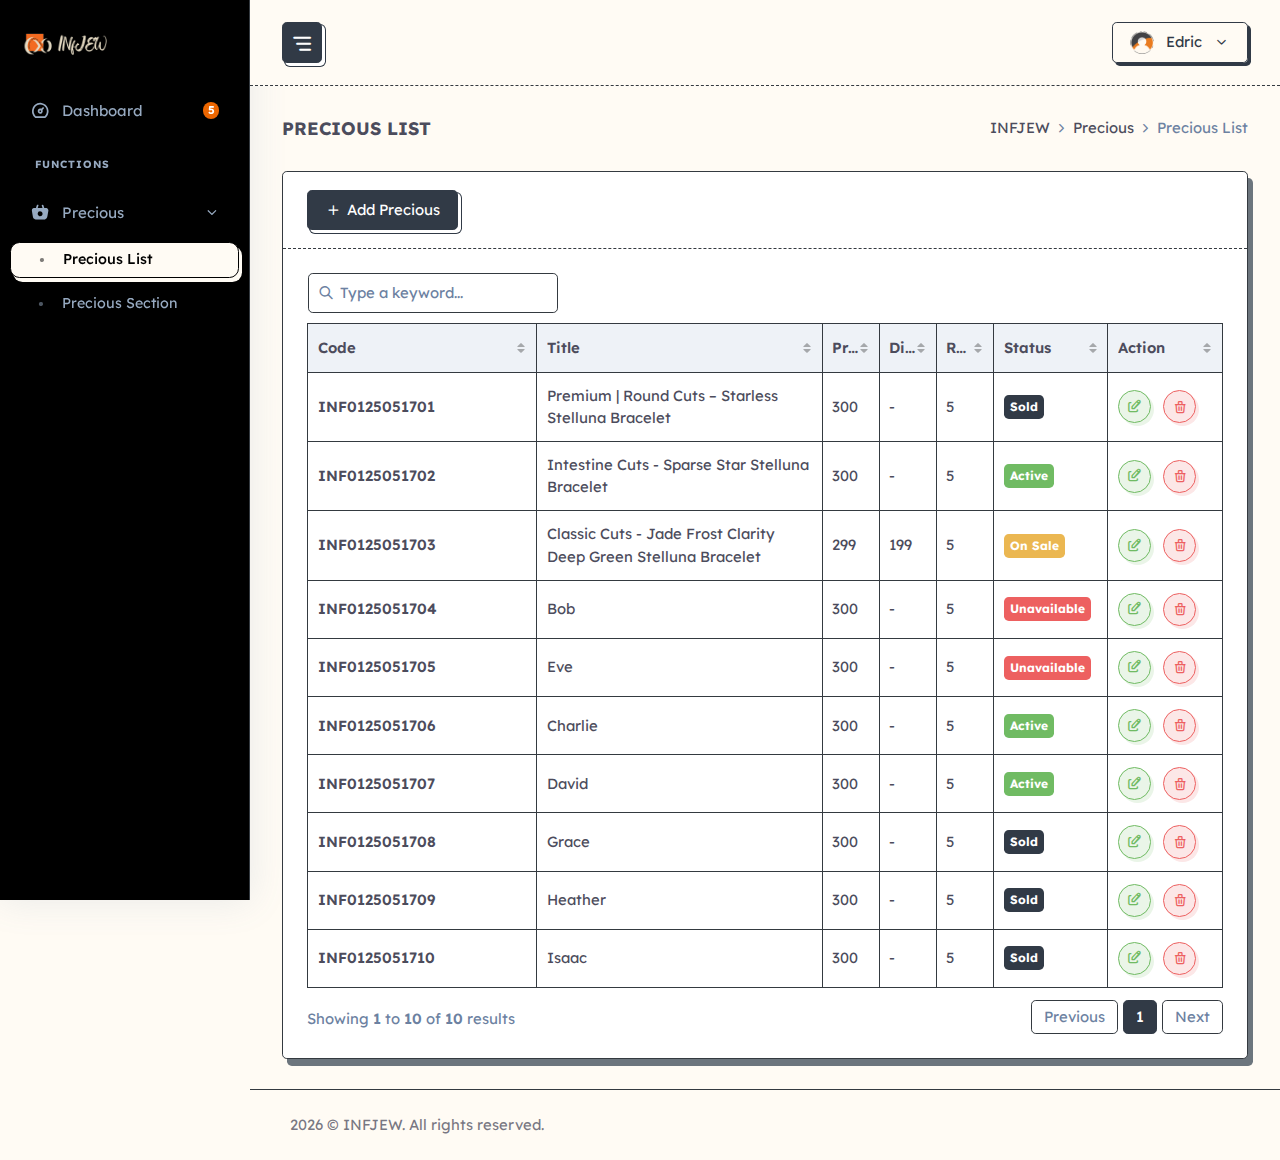
<file: frontend/admin/precious-list.html>
<!DOCTYPE html>
<html lang="en">
  <head>
    <meta charset="utf-8" />
    <title>Precious List | INFJEW | 100% HANDCRAFT Precious</title>
    <meta name="viewport" content="width=device-width, initial-scale=1.0" />
    <meta
      content="A fully featured admin theme which can be used to build CRM, CMS, etc."
      name="description"
    />
    <meta content="Coderthemes" name="author" />

    <!-- App favicon -->
    <link rel="shortcut icon" href="images/favicon.ico" />

    <!-- Theme Config Js -->
    <script src="js/config.js"></script>

    <!-- gridjs css -->
    <link rel="stylesheet" href="vendor/gridjs/theme/mermaid.min.css" />

    <!-- Vendor css -->
    <link href="css/vendor.min.css" rel="stylesheet" type="text/css" />

    <!-- App css -->
    <link href="css/app.css" rel="stylesheet" type="text/css" id="app-style" />

    <!-- Icons css -->
    <link href="css/icons.min.css" rel="stylesheet" type="text/css" />

    <!-- Sweet Alert css-->
    <link
      href="vendor/sweetalert2/sweetalert2.min.css"
      rel="stylesheet"
      type="text/css"
    />
  </head>

  <body>
    <!-- Begin page -->
    <div class="wrapper">
      <!-- Sidenav Menu Start -->
      <div class="sidenav-menu">
        <!-- Brand Logo -->
        <a href="index.html" class="logo">
          <span class="logo-light">
            <span class="logo-lg"
              ><img src="images/logo-website-white.png" alt="logo"
            /></span>
          </span>
        </a>

        <!-- Sidebar Hover Menu Toggle Button -->
        <button class="button-sm-hover">
          <i class="ti ti-circle align-middle"></i>
        </button>

        <!-- Full Sidebar Menu Close Button -->
        <button class="button-close-fullsidebar">
          <i class="ti ti-x align-middle"></i>
        </button>

        <div data-simplebar>
          <!--- Sidenav Menu -->
          <ul class="side-nav">
            <li class="side-nav-item">
              <a href="index.html" class="side-nav-link">
                <span class="menu-icon"><i class="ti ti-dashboard"></i></span>
                <span class="menu-text"> Dashboard </span>
                <span class="badge bg-infjew rounded-pill">5</span>
              </a>
            </li>

            <li class="side-nav-title mt-2">Functions</li>

            <li class="side-nav-item">
              <a
                data-bs-toggle="collapse"
                href="#sidebarPrecious"
                aria-expanded="false"
                aria-controls="sidebarEcommerce"
                class="side-nav-link"
              >
                <span class="menu-icon"
                  ><i class="ti ti-basket-filled"></i
                ></span>
                <span class="menu-text"> Precious </span>
                <span class="menu-arrow"></span>
              </a>
              <div class="collapse" id="sidebarPrecious">
                <ul class="sub-menu">
                  <li class="side-nav-item">
                    <a href="precious-list.html" class="side-nav-link">
                      <span class="menu-text">Precious List</span>
                    </a>
                  </li>
                  <li class="side-nav-item">
                    <a href="precious-section.html" class="side-nav-link">
                      <span class="menu-text">Precious Section</span>
                    </a>
                  </li>
                </ul>
              </div>
            </li>
          </ul>

          <div class="clearfix"></div>
        </div>
      </div>
      <!-- Sidenav Menu End -->

      <!-- Topbar Start -->
      <header class="app-topbar">
        <div class="page-container topbar-menu">
          <div class="d-flex align-items-center gap-2">
            <!-- Sidebar Menu Toggle Button -->
            <button class="sidenav-toggle-button btn btn-primary btn-icon">
              <i class="ti ti-menu-deep fs-24"></i>
            </button>
          </div>

          <div class="d-flex align-items-center gap-2">
            <!-- User Dropdown -->
            <div class="topbar-item">
              <div class="dropdown">
                <a
                  class="topbar-link btn btn-outline-primary dropdown-toggle drop-arrow-none"
                  data-bs-toggle="dropdown"
                  data-bs-offset="0,22"
                  type="button"
                  aria-haspopup="false"
                  aria-expanded="false"
                >
                  <img
                    src="images/users/avatar-1.png"
                    width="24"
                    class="rounded-circle me-lg-2 d-flex"
                    alt="user-image"
                  />
                  <span class="d-lg-flex flex-column gap-1 d-none">
                    Edric
                  </span>
                  <i
                    class="ti ti-chevron-down d-none d-lg-block align-middle ms-2"
                  ></i>
                </a>
                <div class="dropdown-menu dropdown-menu-end">
                  <!-- item-->
                  <div class="dropdown-header noti-title">
                    <h6 class="text-overflow m-0">Welcome !</h6>
                  </div>

                  <!-- item-->
                  <a href="javascript:void(0);" class="dropdown-item">
                    <i class="ti ti-user-hexagon me-1 fs-17 align-middle"></i>
                    <span class="align-middle">My Account</span>
                  </a>

                  <!-- item-->
                  <a href="javascript:void(0);" class="dropdown-item">
                    <i class="ti ti-wallet me-1 fs-17 align-middle"></i>
                    <span class="align-middle"
                      >Wallet : <span class="fw-semibold">$985.25</span></span
                    >
                  </a>

                  <!-- item-->
                  <a href="javascript:void(0);" class="dropdown-item">
                    <i class="ti ti-settings me-1 fs-17 align-middle"></i>
                    <span class="align-middle">Settings</span>
                  </a>

                  <!-- item-->
                  <a href="javascript:void(0);" class="dropdown-item">
                    <i class="ti ti-lifebuoy me-1 fs-17 align-middle"></i>
                    <span class="align-middle">Support</span>
                  </a>

                  <div class="dropdown-divider"></div>

                  <!-- item-->
                  <a href="javascript:void(0);" class="dropdown-item">
                    <i
                      class="ti ti-lock-square-rounded me-1 fs-17 align-middle"
                    ></i>
                    <span class="align-middle">Lock Screen</span>
                  </a>

                  <!-- item-->
                  <a
                    href="javascript:void(0);"
                    class="dropdown-item active fw-semibold text-danger"
                  >
                    <i class="ti ti-logout me-1 fs-17 align-middle"></i>
                    <span class="align-middle">Sign Out</span>
                  </a>
                </div>
              </div>
            </div>
          </div>
        </div>
      </header>
      <!-- Topbar End -->

      <!-- ============================================================== -->
      <!-- Start Page Content here -->
      <!-- ============================================================== -->

      <div class="page-content">
        <!-- Start Content-->
        <div class="page-container">
          <div
            class="page-title-head d-flex align-items-sm-center flex-sm-row flex-column gap-2"
          >
            <div class="flex-grow-1">
              <h4 class="fs-18 text-uppercase fw-bold mb-0">Precious List</h4>
            </div>

            <div class="text-end">
              <ol class="breadcrumb m-0 py-0">
                <li class="breadcrumb-item">
                  <a href="javascript: void(0);">INFJEW</a>
                </li>

                <li class="breadcrumb-item">
                  <a href="javascript: void(0);">Precious</a>
                </li>

                <li class="breadcrumb-item active">Precious List</li>
              </ol>
            </div>
          </div>
          <div class="row">
            <div class="col-lg-12">
              <div class="card">
                <div
                  class="card-header border-bottom border-dashed d-flex flex-wrap justify-content-between gap-2"
                >
                  <div class="">
                    <a
                      class="btn btn-primary"
                      data-bs-toggle="modal"
                      data-bs-target="#AddPreciousModal"
                      ><i class="ti ti-plus me-1"></i>Add Precious</a
                    >
                  </div>

                  <!-- Modal -->
                  <div
                    class="modal fade"
                    id="AddPreciousModal"
                    data-bs-backdrop="static"
                    data-bs-keyboard="false"
                    tabindex="-1"
                    aria-labelledby="AddPreciousModalLabel"
                    aria-hidden="true"
                  >
                    <div
                      class="modal-dialog modal-lg modal-dialog-scrollable"
                      role="document"
                    >
                      <div class="modal-content">
                        <div class="modal-header text-bg-primary border-0">
                          <h5 class="modal-title" id="AddPreciousModalLabel">
                            Add New Precious
                          </h5>
                          <button
                            type="button"
                            class="btn-close btn-close-white"
                            data-bs-dismiss="modal"
                            aria-label="Close"
                          ></button>
                        </div>
                        <!-- end modal header -->

                        <div class="modal-body">
                          <div class="row">
                            <div class="col-lg-12">
                              <div class="card">
                                <div
                                  class="card-header border-bottom border-dashed"
                                >
                                  <h4 class="card-title">
                                    Precious Information
                                  </h4>
                                  <p class="text-muted mb-0">
                                    Precious on the list are just for the "New
                                    Arrival" section.
                                  </p>
                                </div>

                                <div class="card-body">
                                  <div class="row">
                                    <div class="col-lg-12">
                                      <div class="mb-3">
                                        <label
                                          for="add-precious-id"
                                          class="form-label"
                                          >Precious Id</label
                                        >
                                        <input
                                          type="text"
                                          class="form-control"
                                          data-toggle="input-mask"
                                          data-mask-format="INF-00-00000000"
                                          id="add-precious-id"
                                        />
                                        <span class="fs-13 text-muted"
                                          >e.g "INF-01-25051701"</span
                                        >
                                      </div>
                                    </div>
                                    <div class="col-lg-12">
                                      <div class="mb-3">
                                        <label
                                          for="add-precious-title"
                                          class="form-label"
                                          >Precious Title</label
                                        >
                                        <input
                                          type="text"
                                          class="form-control"
                                          id="add-precious-title"
                                          placeholder="Enter Precious Title"
                                          required=""
                                        />
                                      </div>
                                    </div>

                                    <div class="col-lg-12">
                                      <div class="mb-3">
                                        <label
                                          for="add-precious-price"
                                          class="form-label"
                                          >Price</label
                                        >
                                        <div class="input-group flex-nowrap">
                                          <span class="input-group-text"
                                            >$</span
                                          >
                                          <input
                                            type="number"
                                            id="add-precious-price"
                                            class="form-control"
                                            placeholder="Price"
                                            aria-label="Price"
                                            aria-describedby="preciousPrice"
                                          />
                                        </div>
                                      </div>
                                    </div>
                                    <div class="col-lg-12">
                                      <div class="mb-3">
                                        <h6 class="fs-15 mt-3">Status</h6>

                                        <div
                                          class="form-check form-radio-primary mb-2"
                                        >
                                          <input
                                            type="radio"
                                            id="add-statusRadio0"
                                            name="add-statusRadio"
                                            class="form-check-input form-check-input-add"
                                          />
                                          <label
                                            class="form-check-label"
                                            for="add-statusRadio0"
                                            >Sold</label
                                          >
                                        </div>
                                        <div
                                          class="form-check form-radio-success mb-2"
                                        >
                                          <input
                                            type="radio"
                                            id="add-statusRadio1"
                                            name="add-statusRadio"
                                            class="form-check-input form-check-input-add"
                                            checked
                                          />
                                          <label
                                            class="form-check-label"
                                            for="add-statusRadio1"
                                            >Active</label
                                          >
                                        </div>
                                        <div
                                          class="form-check form-radio-warning mb-2"
                                        >
                                          <input
                                            type="radio"
                                            id="add-statusRadio2"
                                            name="add-statusRadio"
                                            class="form-check-input form-check-input-add"
                                          />
                                          <label
                                            class="form-check-label"
                                            for="add-statusRadio2"
                                            >Sale</label
                                          >
                                        </div>

                                        <div
                                          class="form-check form-radio-infjew mb-2"
                                        >
                                          <input
                                            type="radio"
                                            id="add-statusRadio3"
                                            name="add-statusRadio"
                                            class="form-check-input form-check-input-add"
                                          />
                                          <label
                                            class="form-check-label"
                                            for="add-statusRadio3"
                                            >Unavailable</label
                                          >
                                        </div>
                                      </div>
                                    </div>
                                    <div class="col-lg-6">
                                      <div class="mb-3">
                                        <label
                                          for="add-precious-discount"
                                          class="form-label"
                                          >Discount</label
                                        >
                                        <div class="input-group flex-nowrap">
                                          <span class="input-group-text"
                                            >$</span
                                          >
                                          <input
                                            type="number"
                                            class="form-control"
                                            placeholder="Discounts"
                                            aria-label="Discounts"
                                            aria-describedby="add-precious-discount"
                                            id="add-precious-discount"
                                            disabled
                                          />
                                        </div>
                                      </div>
                                    </div>
                                    <div class="col-lg-6">
                                      <div class="mb-3">
                                        <label
                                          for="add-rating-select"
                                          class="form-label"
                                          >Ratings</label
                                        >
                                        <select
                                          class="form-select"
                                          id="add-rating-select"
                                        >
                                          <option>1</option>
                                          <option>2</option>
                                          <option>3</option>
                                          <option>4</option>
                                          <option>5</option>
                                        </select>
                                      </div>
                                    </div>
                                    <div class="col-lg-12">
                                      <div class="mb-3">
                                        <label
                                          for="add-precious-tag"
                                          class="form-label"
                                          >Precious Tag</label
                                        >
                                        <select
                                          class="form-select my-1 my-md-0 me-sm-3"
                                          data-choices
                                          data-choices-search-false
                                          id="add-precious-tag"
                                        >
                                          <option value="Stelluna">
                                            Stelluna
                                          </option>
                                          <option value="Adornment">
                                            Adornment
                                          </option>
                                        </select>
                                      </div>
                                    </div>

                                    <div class="col-lg-12">
                                      <div class="mb-3">
                                        <label
                                          for="add-precious-url"
                                          class="form-label"
                                          >Precious URL</label
                                        >
                                        <input
                                          type="text"
                                          class="form-control"
                                          id="add-precious-url"
                                          placeholder="Enter Precious URL"
                                          required=""
                                        />
                                      </div>
                                    </div>
                                    <div class="col-lg-12">
                                      <div class="mb-3">
                                        <label
                                          for="add-precious-picture-url"
                                          class="form-label"
                                          >Precious Picture URL</label
                                        >
                                        <input
                                          type="text"
                                          class="form-control"
                                          id="add-precious-picture-url"
                                          placeholder="Enter Precious Picture URL"
                                          required=""
                                        />
                                      </div>
                                    </div>
                                  </div>
                                </div>
                              </div>
                            </div>
                          </div>
                        </div>
                        <div class="modal-footer">
                          <button
                            type="button"
                            class="btn btn-light"
                            data-bs-dismiss="modal"
                          >
                            Close
                          </button>
                          <button
                            type="button"
                            class="btn btn-primary"
                            id="add-precious-btn"
                          >
                            Add
                          </button>
                        </div>
                        <!-- end modal footer -->
                      </div>
                      <!-- end modal content-->
                    </div>
                    <!-- end modal dialog-->
                  </div>
                  <!-- end modal-->
                </div>
                <!-- end card header -->

                <div class="card-body">
                  <div id="table-gridjs"></div>
                  <!-- Modal -->
                  <div
                    class="modal fade"
                    id="EditPreciousModal"
                    data-bs-backdrop="static"
                    data-bs-keyboard="false"
                    tabindex="-1"
                    aria-labelledby="EditPreciousModalLabel"
                    aria-hidden="true"
                  >
                    <div
                      class="modal-dialog modal-lg modal-dialog-scrollable"
                      role="document"
                    >
                      <div class="modal-content">
                        <div class="modal-header text-bg-primary border-0">
                          <h5 class="modal-title" id="EditPreciousModalLabel">
                            Edit Precious
                          </h5>
                          <button
                            type="button"
                            class="btn-close btn-close-white"
                            data-bs-dismiss="modal"
                            aria-label="Close"
                          ></button>
                        </div>
                        <!-- end modal header -->

                        <div class="modal-body">
                          <div class="row">
                            <div class="col-lg-12">
                              <div class="card">
                                <div
                                  class="card-header border-bottom border-dashed"
                                >
                                  <h4 class="card-title">
                                    Precious Information
                                  </h4>
                                  <p class="text-muted mb-0">
                                    Precious on the list are just for the "New
                                    Arrival" section.
                                  </p>
                                </div>

                                <div class="card-body">
                                  <div class="row">
                                    <div class="col-lg-12">
                                      <div class="mb-3">
                                        <label
                                          for="edit-precious-id"
                                          class="form-label"
                                          >Precious Id</label
                                        >
                                        <input
                                          type="text"
                                          class="form-control"
                                          data-toggle="input-mask"
                                          data-mask-format="INF-00-00000000"
                                          id="edit-precious-id"
                                        />
                                        <span class="fs-13 text-muted"
                                          >e.g "INF-01-25051701"</span
                                        >
                                      </div>
                                    </div>
                                    <div class="col-lg-12">
                                      <div class="mb-3">
                                        <label
                                          for="edit-precious-title"
                                          class="form-label"
                                          >Precious Title</label
                                        >
                                        <input
                                          type="text"
                                          class="form-control"
                                          id="edit-precious-title"
                                          placeholder="Enter Precious Title"
                                          required=""
                                        />
                                      </div>
                                    </div>

                                    <div class="col-lg-12">
                                      <div class="mb-3">
                                        <label
                                          for="edit-precious-price"
                                          class="form-label"
                                          >Price</label
                                        >
                                        <div class="input-group flex-nowrap">
                                          <span class="input-group-text"
                                            >$</span
                                          >
                                          <input
                                            type="number"
                                            class="form-control"
                                            placeholder="Price"
                                            aria-label="Price"
                                            aria-describedby="edit-precious-price"
                                            id="edit-precious-price"
                                          />
                                        </div>
                                      </div>
                                    </div>
                                    <div class="col-lg-12">
                                      <div class="mb-3">
                                        <h6 class="fs-15 mt-3">Status</h6>

                                        <div
                                          class="form-check form-radio-primary mb-2"
                                        >
                                          <input
                                            type="radio"
                                            id="edit-statusRadio0"
                                            name="edit-statusRadio"
                                            class="form-check-input form-check-input-edit"
                                          />
                                          <label
                                            class="form-check-label"
                                            for="edit-statusRadio0"
                                            >Sold</label
                                          >
                                        </div>
                                        <div
                                          class="form-check form-radio-success mb-2"
                                        >
                                          <input
                                            type="radio"
                                            id="edit-statusRadio1"
                                            name="edit-statusRadio"
                                            class="form-check-input form-check-input-edit"
                                            checked
                                          />
                                          <label
                                            class="form-check-label"
                                            for="edit-statusRadio1"
                                            >Active</label
                                          >
                                        </div>
                                        <div
                                          class="form-check form-radio-warning mb-2"
                                        >
                                          <input
                                            type="radio"
                                            id="edit-statusRadio2"
                                            name="edit-statusRadio"
                                            class="form-check-input form-check-input-edit"
                                          />
                                          <label
                                            class="form-check-label"
                                            for="edit-statusRadio2"
                                            >Sale</label
                                          >
                                        </div>

                                        <div
                                          class="form-check form-radio-infjew mb-2"
                                        >
                                          <input
                                            type="radio"
                                            id="edit-statusRadio3"
                                            name="edit-statusRadio"
                                            class="form-check-input form-check-input-edit"
                                          />
                                          <label
                                            class="form-check-label"
                                            for="edit-statusRadio3"
                                            >Unavailable</label
                                          >
                                        </div>
                                      </div>
                                    </div>
                                    <div class="col-lg-6">
                                      <div class="mb-3">
                                        <label
                                          for="edit-precious-discount"
                                          class="form-label"
                                          >Discount</label
                                        >
                                        <div class="input-group flex-nowrap">
                                          <span class="input-group-text"
                                            >$</span
                                          >
                                          <input
                                            type="number"
                                            class="form-control"
                                            placeholder="Discount"
                                            aria-label="Discount"
                                            aria-describedby="edit-precious-discount"
                                            id="edit-precious-discount"
                                            disabled
                                          />
                                        </div>
                                      </div>
                                    </div>
                                    <div class="col-lg-6">
                                      <div class="mb-3">
                                        <label
                                          for="edit-rating-select"
                                          class="form-label"
                                          >Ratings</label
                                        >
                                        <select
                                          class="form-select"
                                          id="edit-rating-select"
                                        >
                                          <option>1</option>
                                          <option>2</option>
                                          <option>3</option>
                                          <option>4</option>
                                          <option>5</option>
                                        </select>
                                      </div>
                                    </div>
                                    <div class="col-lg-12">
                                      <div class="mb-3">
                                        <label
                                          for="edit-precious-tag"
                                          class="form-label"
                                          >Precious Tag</label
                                        >
                                        <select
                                          class="form-select my-1 my-md-0 me-sm-3"
                                          id="edit-precious-tag"
                                        >
                                          <option value="Stelluna">
                                            Stelluna
                                          </option>
                                          <option value="Adornment">
                                            Adornment
                                          </option>
                                        </select>
                                      </div>
                                    </div>

                                    <div class="col-lg-12">
                                      <div class="mb-3">
                                        <label
                                          for="edit-precious-url"
                                          class="form-label"
                                          >Precious URL</label
                                        >
                                        <input
                                          type="text"
                                          class="form-control"
                                          id="edit-precious-url"
                                          placeholder="Enter Precious URL"
                                          required=""
                                        />
                                      </div>
                                    </div>
                                    <div class="col-lg-12">
                                      <div class="mb-3">
                                        <label
                                          for="edit-precious-picture-url"
                                          class="form-label"
                                          >Precious Picture URL</label
                                        >
                                        <input
                                          type="text"
                                          class="form-control"
                                          id="edit-precious-picture-url"
                                          placeholder="Enter Precious Picture URL"
                                          required=""
                                        />
                                      </div>
                                    </div>
                                  </div>
                                </div>
                              </div>
                            </div>
                          </div>
                        </div>
                        <div class="modal-footer">
                          <button
                            type="button"
                            class="btn btn-light"
                            data-bs-dismiss="modal"
                            id="close-save-precious-btn"
                          >
                            Close
                          </button>
                          <button
                            type="button"
                            class="btn btn-primary"
                            id="save-precious-btn"
                          >
                            Save
                          </button>
                        </div>
                        <!-- end modal footer -->
                      </div>
                      <!-- end modal content-->
                    </div>
                    <!-- end modal dialog-->
                  </div>
                  <!-- end modal-->
                </div>
                <!-- end card-body -->
              </div>
              <!-- end card -->
            </div>
            <!-- end col -->
          </div>
          <!-- end row -->
        </div>
        <!-- container -->

        <!-- Footer Start -->
        <footer class="footer">
          <div class="page-container">
            <div class="row">
              <div class="col-md-6 text-center text-md-start">
                <script>
                  document.write(new Date().getFullYear());
                </script>
                © INFJEW. All rights reserved.
              </div>
              <div class="col-md-6"></div>
            </div>
          </div>
        </footer>
        <!-- end Footer -->
      </div>

      <!-- ============================================================== -->
      <!-- End Page content -->
      <!-- ============================================================== -->
    </div>
    <!-- END wrapper -->

    <!-- Vendor js -->
    <script src="js/vendor.min.js"></script>

    <!-- App js -->
    <script src="js/app.js"></script>

    <!-- Sweet Alerts js -->
    <script src="vendor/sweetalert2/sweetalert2.min.js"></script>

    <!-- gridjs js -->
    <script src="vendor/gridjs/gridjs.umd.js"></script>

    <script src="js/pages/table-gridjs.js"></script>

    <!-- Sweet alert demo js-->
    <script src="js/pages/extended-sweetalerts.js"></script>

    <script src="js/pages/precious-list.js"></script>
  </body>
</html>
</file>
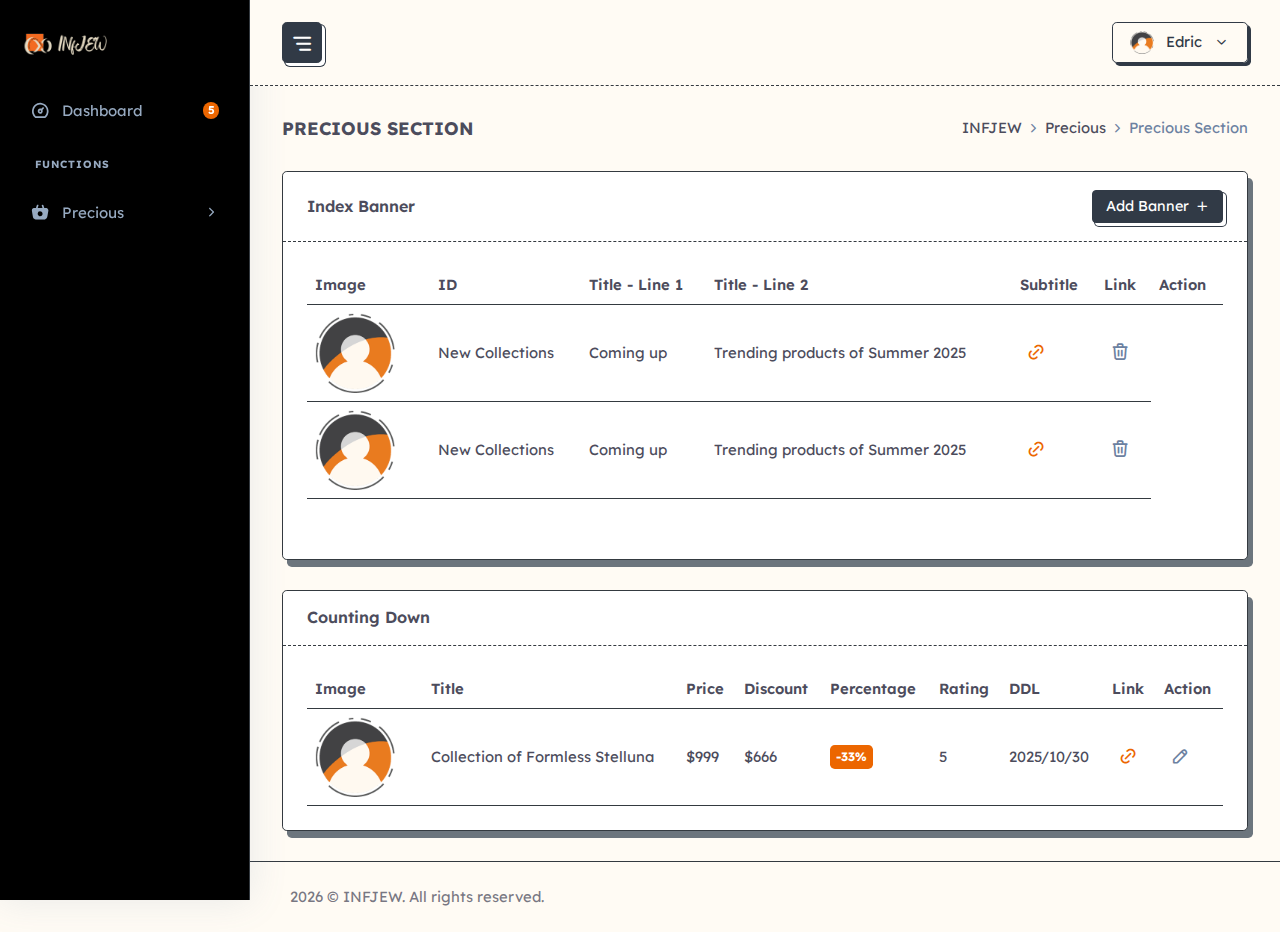
<file: frontend/admin/precious-section.html>
<!DOCTYPE html>
<html lang="en">
  <head>
    <meta charset="utf-8" />
    <title>Precious List | INFJEW | 100% HANDCRAFT Precious</title>
    <meta name="viewport" content="width=device-width, initial-scale=1.0" />
    <meta
      content="A fully featured admin theme which can be used to build CRM, CMS, etc."
      name="description"
    />
    <meta content="Coderthemes" name="author" />

    <!-- App favicon -->
    <link rel="shortcut icon" href="images/favicon.ico" />

    <!-- Theme Config Js -->
    <script src="js/config.js"></script>

    <!-- Vendor css -->
    <link href="css/vendor.min.css" rel="stylesheet" type="text/css" />

    <!-- App css -->
    <link href="css/app.css" rel="stylesheet" type="text/css" id="app-style" />

    <!-- Icons css -->
    <link href="css/icons.min.css" rel="stylesheet" type="text/css" />
  </head>

  <body>
    <!-- Begin page -->
    <div class="wrapper">
      <!-- Sidenav Menu Start -->
      <div class="sidenav-menu">
        <!-- Brand Logo -->
        <a href="/index" class="logo">
          <span class="logo-light">
            <span class="logo-lg"
              ><img src="images/logo-website-white.png" alt="logo"
            /></span>
            <span class="logo-sm text-center"
              ><img src="images/logo-sm.jpg" alt="small logo"
            /></span>
          </span>
        </a>

        <!-- Sidebar Hover Menu Toggle Button -->
        <button class="button-sm-hover">
          <i class="ti ti-circle align-middle"></i>
        </button>

        <!-- Full Sidebar Menu Close Button -->
        <button class="button-close-fullsidebar">
          <i class="ti ti-x align-middle"></i>
        </button>

        <div data-simplebar>
          <!--- Sidenav Menu -->
          <ul class="side-nav">
            <li class="side-nav-item">
              <a href="/index" class="side-nav-link">
                <span class="menu-icon"><i class="ti ti-dashboard"></i></span>
                <span class="menu-text"> Dashboard </span>
                <span class="badge bg-infjew rounded-pill">5</span>
              </a>
            </li>

            <li class="side-nav-title mt-2">Functions</li>

            <li class="side-nav-item">
              <a
                data-bs-toggle="collapse"
                href="#sidebarPrecious"
                aria-expanded="false"
                aria-controls="sidebarEcommerce"
                class="side-nav-link"
              >
                <span class="menu-icon"
                  ><i class="ti ti-basket-filled"></i
                ></span>
                <span class="menu-text"> Precious </span>
                <span class="menu-arrow"></span>
              </a>
              <div class="collapse" id="sidebarPrecious">
                <ul class="sub-menu">
                  <li class="side-nav-item">
                    <a href="/precious-list" class="side-nav-link">
                      <span class="menu-text">Precious List</span>
                    </a>
                  </li>
                  <li class="side-nav-item">
                    <a href="/precious-section" class="side-nav-link">
                      <span class="menu-text">Precious Section</span>
                    </a>
                  </li>
                </ul>
              </div>
            </li>
          </ul>

          <div class="clearfix"></div>
        </div>
      </div>
      <!-- Sidenav Menu End -->

      <!-- Topbar Start -->
      <header class="app-topbar">
        <div class="page-container topbar-menu">
          <div class="d-flex align-items-center gap-2">
            <!-- Sidebar Menu Toggle Button -->
            <button class="sidenav-toggle-button btn btn-primary btn-icon">
              <i class="ti ti-menu-deep fs-24"></i>
            </button>
          </div>

          <div class="d-flex align-items-center gap-2">
            <!-- User Dropdown -->
            <div class="topbar-item">
              <div class="dropdown">
                <a
                  class="topbar-link btn btn-outline-primary dropdown-toggle drop-arrow-none"
                  data-bs-toggle="dropdown"
                  data-bs-offset="0,22"
                  type="button"
                  aria-haspopup="false"
                  aria-expanded="false"
                >
                  <img
                    src="images/users/avatar-1.png"
                    width="24"
                    class="rounded-circle me-lg-2 d-flex"
                    alt="user-image"
                  />
                  <span class="d-lg-flex flex-column gap-1 d-none">
                    Edric
                  </span>
                  <i
                    class="ti ti-chevron-down d-none d-lg-block align-middle ms-2"
                  ></i>
                </a>
                <div class="dropdown-menu dropdown-menu-end">
                  <!-- item-->
                  <div class="dropdown-header noti-title">
                    <h6 class="text-overflow m-0">Welcome !</h6>
                  </div>

                  <!-- item-->
                  <a href="/" class="dropdown-item">
                    <i class="ti ti-lifebuoy me-1 fs-17 align-middle"></i>
                    <span class="align-middle">Dashboard</span>
                  </a>

                  <div class="dropdown-divider"></div>

                  <!-- item-->
                  <a
                    href="#"
                    class="dropdown-item active fw-semibold text-danger"
                    id="logout-btn"
                  >
                    <i class="ti ti-logout me-1 fs-17 align-middle"></i>
                    <span class="align-middle">Log Out</span>
                  </a>
                </div>
              </div>
            </div>
          </div>
        </div>
      </header>
      <!-- Topbar End -->

      <!-- ============================================================== -->
      <!-- Start Page Content here -->
      <!-- ============================================================== -->

      <div class="page-content">
        <!-- Start Content-->
        <div class="page-container">
          <div
            class="page-title-head d-flex align-items-sm-center flex-sm-row flex-column gap-2"
          >
            <div class="flex-grow-1">
              <h4 class="fs-18 text-uppercase fw-bold mb-0">
                Precious Section
              </h4>
            </div>

            <div class="text-end">
              <ol class="breadcrumb m-0 py-0">
                <li class="breadcrumb-item">
                  <a href="javascript: void(0);">INFJEW</a>
                </li>

                <li class="breadcrumb-item">
                  <a href="javascript: void(0);">Precious</a>
                </li>

                <li class="breadcrumb-item active">Precious Section</li>
              </ol>
            </div>
          </div>
          <div class="row">
            <div class="col-xxl-12">
              <div class="card">
                <div
                  class="d-flex card-header justify-content-between align-items-center border-bottom border-dashed"
                >
                  <h4 class="header-title">Index Banner</h4>
                  <a
                    href="javascript:void(0);"
                    class="btn btn-sm btn-primary"
                    data-bs-toggle="modal"
                    data-bs-target="#AddBannerModal"
                    id="add-banner-modal-btn"
                    >Add Banner <i class="ti ti-plus ms-1"></i
                  ></a>
                </div>
                <div class="card-body">
                  <div class="table-responsive-sm">
                    <table class="table table-sm mb-0">
                      <thead>
                        <tr>
                          <th>Image</th>
                          <th>ID</th>
                          <th>Title - Line 1</th>
                          <th>Title - Line 2</th>
                          <th>Subtitle</th>
                          <th>Link</th>
                          <th>Action</th>
                        </tr>
                      </thead>
                      <tbody id="index-banner-list-tbody">
                        <tr>
                          <td>
                            <img
                              src="images/users/avatar-1.png"
                              alt="table-user"
                              class="me-2 avatar-xl"
                            />
                          </td>
                          <td class="placeholder-glow">
                            <span
                              class="placeholder col-12 placeholder-lg"
                            ></span>
                          </td>
                          <td class="placeholder-glow">
                            <span
                              class="placeholder col-12 placeholder-lg"
                            ></span>
                          </td>
                          <td class="placeholder-glow">
                            <span
                              class="placeholder col-12 placeholder-lg"
                            ></span>
                          </td>
                          <td class="placeholder-glow">
                            <span
                              class="placeholder col-12 placeholder-lg"
                            ></span>
                          </td>

                          <td class="placeholder-glow">
                            <span
                              class="placeholder col-12 placeholder-lg"
                            ></span>
                          </td>
                          <td class="placeholder-glow">
                            <span
                              class="placeholder col-12 placeholder-lg"
                            ></span>
                          </td>
                        </tr>
                      </tbody>
                    </table>
                  </div>
                  <!-- end table-responsive-->
                </div>

                <!-- end card-body-->

                <div class="card-footer border-0">
                  <div
                    class="align-items-center justify-content-between row text-center text-sm-start"
                  ></div>
                  <!-- -->
                </div>
              </div>
              <!-- end card-->
            </div>
            <!-- end col-->
          </div>
          <div class="row">
            <div class="col-xxl-12">
              <div class="card">
                <div
                  class="card-header border-bottom border-dashed d-flex align-items-center"
                >
                  <h4 class="header-title">Counting Down</h4>
                </div>
                <div class="card-body">
                  <div class="table-responsive-sm">
                    <table class="table table-sm mb-0">
                      <thead>
                        <tr>
                          <th>Image</th>
                          <th>Title</th>
                          <th>Price</th>
                          <th>Discount</th>
                          <th>Percentage</th>
                          <th>Rating</th>
                          <th>DDL</th>
                          <th>Link</th>
                          <th>Action</th>
                        </tr>
                      </thead>
                      <tbody id="index-counting-down-tbody">
                        <tr>
                          <td>
                            <img
                              id="inner-countingdown-precious-image"
                              src="images/users/avatar-1.png"
                              alt="table-user"
                              class="me-2 avatar-xl"
                            />
                          </td>
                          <td class="placeholder-glow">
                            <span
                              class="placeholder col-12 placeholder-lg"
                            ></span>
                          </td>
                          <td class="placeholder-glow">
                            <span
                              class="placeholder col-12 placeholder-lg"
                            ></span>
                          </td>
                          <td class="placeholder-glow">
                            <span
                              class="placeholder col-12 placeholder-lg"
                            ></span>
                          </td>
                          <td class="placeholder-glow">
                            <span
                              class="placeholder col-12 placeholder-lg"
                            ></span>
                          </td>
                          <td class="placeholder-glow">
                            <span
                              class="placeholder col-12 placeholder-lg"
                            ></span>
                          </td>
                          <td class="placeholder-glow">
                            <span
                              class="placeholder col-12 placeholder-lg"
                            ></span>
                          </td>
                          <td class="placeholder-glow">
                            <span
                              class="placeholder col-12 placeholder-lg"
                            ></span>
                          </td>
                          <td class="placeholder-glow">
                            <span
                              class="placeholder col-12 placeholder-lg"
                            ></span>
                          </td>
                        </tr>
                      </tbody>
                    </table>
                  </div>
                  <!-- end table-responsive-->
                </div>
                <!-- end card body-->
              </div>
              <!-- end card -->
            </div>
            <!-- end col-->
          </div>
        </div>
        <!-- container -->

        <!-- Modal -->
        <div
          class="modal fade"
          id="AddBannerModal"
          data-bs-backdrop="static"
          data-bs-keyboard="false"
          tabindex="-1"
          aria-labelledby="AddBannerModalLabel"
          aria-hidden="true"
        >
          <div
            class="modal-dialog modal-lg modal-dialog-scrollable"
            role="document"
          >
            <div class="modal-content">
              <div class="modal-header text-bg-primary border-0">
                <h5 class="modal-title" id="AddBannerModalLabel">Add Banner</h5>
                <button
                  type="button"
                  class="btn-close btn-close-white"
                  data-bs-dismiss="modal"
                  aria-label="Close"
                ></button>
              </div>
              <!-- end modal header -->

              <div class="modal-body">
                <div class="row">
                  <div class="col-lg-12">
                    <div class="card">
                      <div class="card-header border-bottom border-dashed">
                        <h4 class="card-title">Banner Information</h4>
                        <p class="text-muted mb-0">
                          Items on the list are just for the "Banner" section.
                          Only can be added and deleted.
                        </p>
                      </div>

                      <div class="card-body">
                        <div class="row">
                          <div class="col-lg-12">
                            <div class="mb-3">
                              <label for="add-banner-title-1" class="form-label"
                                >Title - Line 1</label
                              >
                              <input
                                type="text"
                                class="form-control"
                                id="add-banner-title-1"
                                placeholder="Enter Banner Title - Line 1"
                                required=""
                              />
                            </div>
                          </div>

                          <div class="col-lg-12">
                            <div class="mb-3">
                              <label for="add-banner-title-2" class="form-label"
                                >Title - Line 2</label
                              >
                              <input
                                type="text"
                                class="form-control"
                                id="add-banner-title-2"
                                placeholder="Enter Banner Title - Line 2"
                                required=""
                              />
                            </div>
                          </div>

                          <div class="col-lg-12">
                            <div class="mb-3">
                              <label
                                for="add-banner-subtitle"
                                class="form-label"
                                >Subtitle</label
                              >
                              <input
                                type="text"
                                class="form-control"
                                id="add-banner-subtitle"
                                placeholder="Enter Banner Subtitle"
                                required=""
                              />
                            </div>
                          </div>

                          <div class="col-lg-12">
                            <div class="mb-3">
                              <label for="add-banner-url" class="form-label"
                                >Banner URL</label
                              >
                              <input
                                type="text"
                                class="form-control"
                                id="add-banner-url"
                                placeholder="Enter Banner URL"
                                required=""
                              />
                            </div>
                          </div>
                          <div class="col-lg-12">
                            <div class="mb-3">
                              <label
                                for="add-banner-picture-url"
                                class="form-label"
                                >Banner Picture URL</label
                              >
                              <input
                                type="text"
                                class="form-control"
                                id="add-banner-picture-url"
                                placeholder="Enter Banner Picture URL"
                                required=""
                              />
                            </div>
                          </div>
                        </div>
                      </div>
                    </div>
                  </div>
                </div>
              </div>
              <div class="modal-footer">
                <button
                  type="button"
                  class="btn btn-light"
                  data-bs-dismiss="modal"
                  id="close-save-precious-btn"
                >
                  Close
                </button>
                <button
                  type="button"
                  class="btn btn-primary"
                  id="save-countingdown-precious-btn"
                >
                  Save
                </button>
              </div>
              <!-- end modal footer -->
            </div>
            <!-- end modal content-->
          </div>
          <!-- end modal dialog-->
        </div>
        <div
          class="modal fade"
          id="EditCountingDownModal"
          data-bs-backdrop="static"
          data-bs-keyboard="false"
          tabindex="-1"
          aria-labelledby="EditCountingDownModalLabel"
          aria-hidden="true"
        >
          <div
            class="modal-dialog modal-lg modal-dialog-scrollable"
            role="document"
          >
            <div class="modal-content">
              <div class="modal-header text-bg-primary border-0">
                <h5 class="modal-title" id="EditCountingDownModalLabel">
                  Edit Counting Down
                </h5>
                <button
                  type="button"
                  class="btn-close btn-close-white"
                  data-bs-dismiss="modal"
                  aria-label="Close"
                ></button>
              </div>
              <!-- end modal header -->

              <div class="modal-body">
                <div class="row">
                  <div class="col-lg-12">
                    <div class="card">
                      <div class="card-header border-bottom border-dashed">
                        <h4 class="card-title">Counting Down Information</h4>
                        <p class="text-muted mb-0">
                          Precious on the list are just for the "Counting Down"
                          section. Only can be edited, not added.
                        </p>
                      </div>

                      <div class="card-body">
                        <div class="row">
                          <div class="col-lg-12">
                            <div class="mb-3">
                              <label
                                for="edit-countingdown-title"
                                class="form-label"
                                >Title</label
                              >
                              <input
                                type="text"
                                class="form-control"
                                id="edit-countingdown-title"
                                placeholder="Enter Counting Down Title"
                                required=""
                              />
                            </div>
                          </div>

                          <div class="col-lg-12">
                            <div class="mb-3">
                              <label
                                for="edit-countingdown-price"
                                class="form-label"
                                >Price</label
                              >
                              <div class="input-group flex-nowrap">
                                <span class="input-group-text">$</span>
                                <input
                                  type="number"
                                  class="form-control"
                                  placeholder="Price"
                                  aria-label="Price"
                                  aria-describedby="edit-countingdown-price"
                                  id="edit-countingdown-price"
                                />
                              </div>
                            </div>
                          </div>

                          <div class="col-lg-6">
                            <div class="mb-3">
                              <label
                                for="edit-countingdown-discount"
                                class="form-label"
                                >Discount</label
                              >
                              <div class="input-group flex-nowrap">
                                <span class="input-group-text">$</span>
                                <input
                                  type="number"
                                  class="form-control"
                                  placeholder="Discount"
                                  aria-label="Discount"
                                  aria-describedby="edit-countingdown-discount"
                                  id="edit-countingdown-discount"
                                />
                              </div>
                            </div>
                          </div>
                          <div class="col-lg-6">
                            <div class="mb-3">
                              <label
                                for="edit-countingdown-rating-select"
                                class="form-label"
                                >Ratings</label
                              >
                              <select
                                class="form-select"
                                id="edit-countingdown-rating-select"
                              >
                                <option>1</option>
                                <option>2</option>
                                <option>3</option>
                                <option>4</option>
                                <option>5</option>
                              </select>
                            </div>
                          </div>
                          <div class="col-lg-12">
                            <div class="mb-3">
                              <label class="form-label mb-0"
                                >Counting Down DDL</label
                              >

                              <input
                                type="text"
                                class="form-control"
                                data-provider="flatpickr"
                                data-date-format="Y/m/d"
                                id="edit-countingdown-ddl"
                              />
                            </div>
                          </div>

                          <div class="col-lg-12">
                            <div class="mb-3">
                              <label
                                for="edit-countingdown-precious-url"
                                class="form-label"
                                >Precious URL</label
                              >
                              <input
                                type="text"
                                class="form-control"
                                id="edit-countingdown-precious-url"
                                placeholder="Enter Precious URL"
                                required=""
                              />
                            </div>
                          </div>
                          <div class="col-lg-12">
                            <div class="mb-3">
                              <label
                                for="edit-countingdown-precious-picture-url"
                                class="form-label"
                                >Precious Picture URL</label
                              >
                              <input
                                type="text"
                                class="form-control"
                                id="edit-countingdown-precious-picture-url"
                                placeholder="Enter Counting Down Precious Picture URL"
                                required=""
                              />
                            </div>
                          </div>
                        </div>
                      </div>
                    </div>
                  </div>
                </div>
              </div>
              <div class="modal-footer">
                <button
                  type="button"
                  class="btn btn-light"
                  data-bs-dismiss="modal"
                  id="close-save-precious-btn"
                >
                  Close
                </button>
                <button
                  type="button"
                  class="btn btn-primary"
                  id="save-countingdown-precious-btn"
                >
                  Save
                </button>
              </div>
              <!-- end modal footer -->
            </div>
            <!-- end modal content-->
          </div>
          <!-- end modal dialog-->
        </div>
        <!-- end modal-->

        <!-- Warning Alert Modal -->
        <div
          id="banner-delete-warning-modal"
          class="modal fade"
          tabindex="-1"
          role="dialog"
          aria-hidden="true"
        >
          <div class="modal-dialog modal-sm">
            <div class="modal-content">
              <div class="modal-body p-4">
                <div class="text-center">
                  <i class="ti ti-alert-circle h1 text-warning"></i>
                  <h4 class="mt-2">Please confirm!</h4>
                  <p class="mt-3">
                    Make sure that you are trying to delete a banner.
                  </p>

                  <p class="my-3 placeholder-glow" id="delete-banner-id">
                    <span class="placeholder col-6 placeholder-lg"></span>
                  </p>
                  <button
                    type="button"
                    class="btn btn-primary my-2"
                    data-bs-dismiss="modal"
                    id="confirm-delete-banner-btn"
                  >
                    Delete
                  </button>
                </div>
              </div>
            </div>
            <!-- /.modal-content -->
          </div>
          <!-- /.modal-dialog -->
        </div>
        <!-- /.modal -->

        <!-- Footer Start -->
        <footer class="footer">
          <div class="page-container">
            <div class="row">
              <div class="col-md-6 text-center text-md-start">
                <script>
                  document.write(new Date().getFullYear());
                </script>
                © INFJEW. All rights reserved.
              </div>
              <div class="col-md-6"></div>
            </div>
          </div>
        </footer>
        <!-- end Footer -->
      </div>

      <!-- ============================================================== -->
      <!-- End Page content -->
      <!-- ============================================================== -->
    </div>
    <!-- END wrapper -->

    <!-- Vendor js -->
    <script src="js/vendor.min.js"></script>

    <!-- App js -->
    <script src="js/app.js"></script>

    <script src="js/pages/precious-section.js"></script>

    <script src="js/BackendHttpRequest.js"></script>
  </body>
</html>
</file>
<file: frontend/css/barfiller.css>
body {
    font-family: Arial;
    background: #eee;
}

.barfiller {
    width: 100%;
    height: 14px;
    background: #eee;
    position: relative;
    margin-bottom: 20px;
    border-radius: 25px;
}

.barfiller .fill {
    display: block;
    position: relative;
    width: 0px;
    height: 100%;
    background: #333;
    z-index: 1;
}

.barfiller .tipWrap {
    display: none;
}

.barfiller .tip {
    margin-top: -30px;
    padding: 2px 4px;
    font-size: 11px;
    color: #fff;
    left: 40%;
    position: absolute;
    z-index: 2;
    background: rgb(223, 177, 99);
}
</file>
<file: frontend/css/flaticon.css>
/*
  	Flaticon icon font: Flaticon
  	Creation date: 22/12/2020 17:14
  	*/
	
	@font-face {
	    font-family: "Flaticon";
	    src: url("./Flaticon.eot");
	    src: url("./Flaticon.eot?#iefix") format("embedded-opentype"), url("./Flaticon.woff2") format("woff2"), url("./Flaticon.woff") format("woff"), url("./Flaticon.ttf") format("truetype"), url("./Flaticon.svg#Flaticon") format("svg");
	    font-weight: normal;
	    font-style: normal;
	}
	
	@media screen and (-webkit-min-device-pixel-ratio:0) {
	    @font-face {
	        font-family: "Flaticon";
	        src: url("./Flaticon.svg#Flaticon") format("svg");
	    }
	}
	
	[class^="flaticon-"]:before,
	[class*=" flaticon-"]:before,
	[class^="flaticon-"]:after,
	[class*=" flaticon-"]:after {
	    font-family: Flaticon;
	    font-size: 18px;
	    font-style: normal;
	    margin-left: 20px;
	}
	
	.flaticon-heart:before {
	    content: "\f100";
	}
	
	.flaticon-user:before {
	    content: "\f101";
	}
	
	.flaticon-shopping-cart:before {
	    content: "\f102";
	}
</file>
<file: frontend/css/nice-select.css>
.nice-select {
	-webkit-tap-highlight-color: transparent;
	background-color: #fff;
	border-radius: 5px;
	border: solid 1px #e8e8e8;
	box-sizing: border-box;
	clear: both;
	cursor: pointer;
	display: block;
	float: left;
	font-family: inherit;
	font-size: 14px;
	font-weight: normal;
	height: 42px;
	line-height: 40px;
	outline: none;
	padding-left: 18px;
	padding-right: 30px;
	position: relative;
	text-align: left !important;
	-webkit-transition: all 0.2s ease-in-out;
	transition: all 0.2s ease-in-out;
	-webkit-user-select: none;
	-moz-user-select: none;
	-ms-user-select: none;
	user-select: none;
	white-space: nowrap;
	width: auto;
}

.nice-select:hover {
	border-color: #dbdbdb;
}

.nice-select:active,
.nice-select.open,
.nice-select:focus {
	border-color: #999;
}

.nice-select:after {
	border-bottom: 2px solid #999;
	border-right: 2px solid #999;
	content: '';
	display: block;
	height: 5px;
	margin-top: -4px;
	pointer-events: none;
	position: absolute;
	right: 12px;
	top: 50%;
	-webkit-transform-origin: 66% 66%;
	-ms-transform-origin: 66% 66%;
	transform-origin: 66% 66%;
	-webkit-transform: rotate(45deg);
	-ms-transform: rotate(45deg);
	transform: rotate(45deg);
	-webkit-transition: all 0.15s ease-in-out;
	transition: all 0.15s ease-in-out;
	width: 5px;
}

.nice-select.open:after {
	-webkit-transform: rotate(-135deg);
	-ms-transform: rotate(-135deg);
	transform: rotate(-135deg);
}

.nice-select.open .list {
	opacity: 1;
	pointer-events: auto;
	-webkit-transform: scale(1) translateY(0);
	-ms-transform: scale(1) translateY(0);
	transform: scale(1) translateY(0);
}

.nice-select.disabled {
	border-color: #ededed;
	color: #999;
	pointer-events: none;
}

.nice-select.disabled:after {
	border-color: #cccccc;
}

.nice-select.wide {
	width: 100%;
}

.nice-select.wide .list {
	left: 0 !important;
	right: 0 !important;
}

.nice-select.right {
	float: right;
}

.nice-select.right .list {
	left: auto;
	right: 0;
}

.nice-select.small {
	font-size: 12px;
	height: 36px;
	line-height: 34px;
}

.nice-select.small:after {
	height: 4px;
	width: 4px;
}

.nice-select.small .option {
	line-height: 34px;
	min-height: 34px;
}

.nice-select .list {
	background-color: #fff;
	border-radius: 5px;
	box-shadow: 0 0 0 1px rgba(68, 68, 68, 0.11);
	box-sizing: border-box;
	margin-top: 4px;
	opacity: 0;
	overflow: hidden;
	padding: 0;
	pointer-events: none;
	position: absolute;
	top: 100%;
	left: 0;
	-webkit-transform-origin: 50% 0;
	-ms-transform-origin: 50% 0;
	transform-origin: 50% 0;
	-webkit-transform: scale(0.75) translateY(-21px);
	-ms-transform: scale(0.75) translateY(-21px);
	transform: scale(0.75) translateY(-21px);
	-webkit-transition: all 0.2s cubic-bezier(0.5, 0, 0, 1.25), opacity 0.15s ease-out;
	transition: all 0.2s cubic-bezier(0.5, 0, 0, 1.25), opacity 0.15s ease-out;
	z-index: 9;
}

.nice-select .list:hover .option:not(:hover) {
	background-color: transparent !important;
}

.nice-select .option {
	cursor: pointer;
	font-weight: 400;
	line-height: 40px;
	list-style: none;
	min-height: 40px;
	outline: none;
	padding-left: 18px;
	padding-right: 29px;
	text-align: left;
	-webkit-transition: all 0.2s;
	transition: all 0.2s;
}

.nice-select .option:hover,
.nice-select .option.focus,
.nice-select .option.selected.focus {
	background-color: #f6f6f6;
}

.nice-select .option.selected {
	font-weight: bold;
}

.nice-select .option.disabled {
	background-color: transparent;
	color: #999;
	cursor: default;
}

.no-csspointerevents .nice-select .list {
	display: none;
}

.no-csspointerevents .nice-select.open .list {
	display: block;
}
</file>
<file: frontend/css/nouislider.css>
/*! nouislider - 13.1.5 - 4/24/2019 */
/* Functional styling;
 * These styles are required for noUiSlider to function.
 * You don't need to change these rules to apply your design.
 */
.noUi-target,
.noUi-target * {
    -webkit-touch-callout: none;
    -webkit-tap-highlight-color: rgba(0, 0, 0, 0);
    -webkit-user-select: none;
    -ms-touch-action: none;
    touch-action: none;
    -ms-user-select: none;
    -moz-user-select: none;
    user-select: none;
    -moz-box-sizing: border-box;
    box-sizing: border-box;
}

.noUi-target {
    position: relative;
    direction: ltr;
}

.noUi-base,
.noUi-connects {
    width: 100%;
    height: 100%;
    position: relative;
    z-index: 1;
}

/* Wrapper for all connect elements.
  */
.noUi-connects {
    overflow: hidden;
    z-index: 0;
}

.noUi-connect,
.noUi-origin {
    will-change: transform;
    position: absolute;
    z-index: 1;
    top: 0;
    left: 0;
    height: 100%;
    width: 100%;
    -ms-transform-origin: 0 0;
    -webkit-transform-origin: 0 0;
    -webkit-transform-style: preserve-3d;
    transform-origin: 0 0;
    transform-style: flat;
}

/* Offset direction
  */
html:not([dir="rtl"]) .noUi-horizontal .noUi-origin {
    left: auto;
    right: 0;
}

/* Give origins 0 height/width so they don't interfere with clicking the
  * connect elements.
  */
.noUi-vertical .noUi-origin {
    width: 0;
}

.noUi-horizontal .noUi-origin {
    height: 0;
}

.noUi-handle {
    -webkit-backface-visibility: hidden;
    backface-visibility: hidden;
    position: absolute;
}

.noUi-touch-area {
    height: 100%;
    width: 100%;
}

.noUi-state-tap .noUi-connect,
.noUi-state-tap .noUi-origin {
    -webkit-transition: transform 0.3s;
    transition: transform 0.3s;
}

.noUi-state-drag * {
    cursor: inherit !important;
}

/* Slider size and handle placement;
  */
.noUi-horizontal {
    height: 3px;
}

.noUi-horizontal .noUi-handle {
    width: 18px;
    height: 18px;
    left: -0.75rem;
    top: 50%;
    margin-top: -7px;
}

.noUi-vertical {
    width: 18px;
}

.noUi-vertical .noUi-handle {
    width: 28px;
    height: 34px;
    left: -6px;
    top: -17px;
}

html:not([dir="rtl"]) .noUi-horizontal .noUi-handle {
    right: 0;
    left: auto;
}

html:not([dir="rtl"]) .noUi-horizontal .noUi-handle.noUi-handle-upper {
    right: -.75rem;
}

/* Styling;
  * Giving the connect element a border radius causes issues with using transform: scale
  */
.noUi-target {
    background: #ebebeb;
    border-radius: 0;
}

.noUi-connects {
    border-radius: 0;
}

.noUi-connect {
    background: #C5853A;
}

/* Handles and cursors;
  */
.noUi-draggable {
    cursor: ew-resize;
}

.noUi-vertical .noUi-draggable {
    cursor: ns-resize;
}

.noUi-handle {
    border: .1rem solid #555555;
    border-radius: 50%;
    background: #FFF;
    cursor: default;
}

.noUi-active {
    box-shadow: inset 0 0 1px #FFF, inset 0 1px 7px #DDD, 0 3px 6px -3px #BBB;
}

/* Disabled state;
  */
[disabled] .noUi-connect {
    background: #B8B8B8;
}

[disabled].noUi-target,
[disabled].noUi-handle,
[disabled] .noUi-handle {
    cursor: not-allowed;
}

/* Base;
  *
  */
.noUi-pips,
.noUi-pips * {
    -moz-box-sizing: border-box;
    box-sizing: border-box;
}

.noUi-pips {
    position: absolute;
    color: #777;
}

/* Values;
  *
  */
.noUi-value {
    position: absolute;
    white-space: nowrap;
    text-align: center;
}

.noUi-value-sub {
    color: #ccc;
    font-size: 10px;
}

/* Markings;
  *
  */
.noUi-marker {
    position: absolute;
    background: #CCC;
}

.noUi-marker-sub {
    background: #AAA;
}

.noUi-marker-large {
    background: #AAA;
}

/* Horizontal layout;
  *
  */
.noUi-pips-horizontal {
    padding: 10px 0;
    height: 80px;
    top: 100%;
    left: 0;
    width: 100%;
}

.noUi-value-horizontal {
    -webkit-transform: translate(-50%, 50%);
    transform: translate(-50%, 50%);
}

.noUi-rtl .noUi-value-horizontal {
    -webkit-transform: translate(50%, 50%);
    transform: translate(50%, 50%);
}

.noUi-marker-horizontal.noUi-marker {
    margin-left: -1px;
    width: 2px;
    height: 5px;
}

.noUi-marker-horizontal.noUi-marker-sub {
    height: 10px;
}

.noUi-marker-horizontal.noUi-marker-large {
    height: 15px;
}

/* Vertical layout;
  *
  */
.noUi-pips-vertical {
    padding: 0 10px;
    height: 100%;
    top: 0;
    left: 100%;
}

.noUi-value-vertical {
    -webkit-transform: translate(0, -50%);
    transform: translate(0, -50%);
    padding-left: 25px;
}

.noUi-rtl .noUi-value-vertical {
    -webkit-transform: translate(0, 50%);
    transform: translate(0, 50%);
}

.noUi-marker-vertical.noUi-marker {
    width: 5px;
    height: 2px;
    margin-top: -1px;
}

.noUi-marker-vertical.noUi-marker-sub {
    width: 10px;
}

.noUi-marker-vertical.noUi-marker-large {
    width: 15px;
}

.noUi-tooltip {
    display: block;
    position: absolute;
    color: #333333;
    font-weight: 300;
    font-size: 1.4rem;
    line-height: 1;
    letter-spacing: -.01em;
    text-align: center;
    white-space: nowrap;
}

.noUi-horizontal .noUi-tooltip {
    -webkit-transform: translate(-50%, 0);
    transform: translate(-50%, 0);
    left: 50%;
    top: 100%;
    margin-top: 1rem;
    font-size: 16px;
}

.noUi-vertical .noUi-tooltip {
    -webkit-transform: translate(0, -50%);
    transform: translate(0, -50%);
    top: 50%;
    right: 120%;
}

.noUi-target {
    margin-top: 30px;
}

/*# sourceMappingURL=nouislider.css.map */
</file>
<file: frontend/css/style.css>
/*
Template Name: Farny
Template URI: 
Description: Multipurpose E-commerce HTML Template 
Author: IIDEA INFORMATICS 
Author URI: 
Version: 1.0
 */
/*--
    - Google Font Import 
-----------------------------------------*/
/*--
    - Common CSS 
-----------------------------------------*/

::selection {
  color: #fff9ed;
  background-color: #ec6600;
}

html,
body {
  height: 100%;
  -moz-osx-font-smoothing: grayscale;
  -webkit-font-smoothing: antialiased;
}

html {
  scroll-behavior: smooth;
}

body {
  font-family: "Jost", sans-serif;
  font-size: 15px;
  line-height: 20px;
  font-weight: 400;
  position: relative;
  z-index: 1;
  background: #fff;
  color: #333;
  overflow-x: hidden;
}

@font-face {
  font-family: 'SmileySans';
  font-style: normal;
  font-weight: 400;
  font-display: auto;
  src: url(../fonts/SmileySans-Oblique.otf.woff2) format("woff2"), url(../fonts/SmileySans-Oblique.otf.woff) format("woff");
}

@font-face {
  font-family: 'Dreaming';
  font-style: normal;
  font-weight: 400;
  font-display: auto;
  src: url(../fonts/Dreaming-Regular.woff2) format("woff2"), url(../fonts/Dreaming-Regular.woff) format("woff");
}

h1,
h2,
h3,
h4,
h5,
h6 {
  position: relative;
  font-weight: 400;
  margin: 0;
  color: #333;
}

h1 {
  font-size: 90px;
}
@media (max-width: 767px) {
  h1 {
    font-size: 60px;
  }
}

h2 {
  font-size: 50px;
}
@media (max-width: 767px) {
  h2 {
    font-size: 40px;
  }
}

h3 {
  font-size: 36px;
}
@media (max-width: 767px) {
  h3 {
    font-size: 30px;
  }
}

h3 span {
  color: #F85353;
  font-weight: 500;
}

a {
  text-decoration: none;
  cursor: pointer;
  color: #333;
  font-size: 16px;
  font-weight: 600;
  -webkit-transition: 0.5s;
  transition: 0.5s;
}

p {
  font-family: "Jost", sans-serif;
  font-size: 16px;
  font-weight: 400;
  line-height: 26px;
  position: relative;
  color: #979797;
  margin: 0;
}

p.text-xl {
  font-size: 16px;
}
@media only screen and (min-width: 768px) and (max-width: 991px) {
  p.text-xl {
    display: none;
  }
}
@media (max-width: 767px) {
  p.text-xl {
    display: none;
  }
}

button,
input,
textarea,
a:hover,
a:focus,
a:visited {
  text-decoration: none;
  outline: none;
  outline-width: 0 !important;
}

input:focus::-webkit-input-placeholder,
textarea:focus::-webkit-input-placeholder {
  color: transparent;
}

img {
  display: inline-block;
  max-width: 100%;
}

i,
span,
a {
  display: inline-block;
}

ul {
  list-style: none;
  margin: 0px;
  padding: 0px;
}

li {
  display: inline-block;
}

table,
th,
tr,
td {
  border: 1px solid #ddd;
}

th,
tr,
td {
  padding: 10px;
}

hr {
  border-top: 1px solid #ddd;
}

.fix {
  overflow: hidden;
}

.auto-container {
  position: static;
  max-width: 1200px;
  padding: 0 80px;
  margin: 0 auto;
}

/*Section Padding CSS*/
.section-padding {
  padding: 120px 0;
}

@media only screen and (min-width: 992px) and (max-width: 1200px) {
  .section-padding {
    padding: 80px 10px;
  }
}
@media only screen and (min-width: 768px) and (max-width: 991px) {
  .section-padding {
    padding: 60px 60px;
  }
}
@media only screen and (min-width: 576px) and (max-width: 767px) {
  .section-padding {
    padding: 50px 35px;
  }
}
@media (max-width: 575px) {
  .section-padding {
    padding: 50px 20px;
  }
}
/*Margin & Padding */
.pt-0 {
  padding-top: 0;
}

.pb-0 {
  padding-bottom: 0;
}

.pt-10 {
  padding-top: 10px;
}

.pb-10 {
  padding-bottom: 10px;
}

.pt-20 {
  padding-top: 20px;
}

.pb-20 {
  padding-bottom: 20px;
}

.pt-30 {
  padding-top: 30px;
}

.pb-30 {
  padding-bottom: 30px;
}

.pt-40 {
  padding-top: 40px;
}

.pb-40 {
  padding-bottom: 40px;
}

.pt-50 {
  padding-top: 50px;
}

.pb-50 {
  padding-bottom: 50px;
}

.pt-60 {
  padding-top: 60px;
}

.pb-60 {
  padding-bottom: 60px;
}

.pt-70 {
  padding-top: 70px;
}

.pb-70 {
  padding-bottom: 70px;
}

.pt-80 {
  padding-top: 80px;
}

.pb-80 {
  padding-bottom: 80px;
}

.pt-90 {
  padding-top: 90px;
}

.pb-90 {
  padding-bottom: 90px;
}

.pt-100 {
  padding-top: 100px;
}

.pb-100 {
  padding-bottom: 100px;
}

.pt-150 {
  padding-top: 150px;
}

.pb-150 {
  padding-bottom: 150px;
}

.mt-10 {
  margin-top: 10px !important;
}

.mb-10 {
  margin-bottom: 10px !important;
}

.mt-15 {
  margin-top: 15px !important;
}

.mb-15 {
  margin-bottom: 15px I !important;
}

.mt-20 {
  margin-top: 20px;
}

.mt-25 {
  margin-top: 25px;
}

.mb-20 {
  margin-bottom: 20px !important;
}

.mb-25 {
  margin-bottom: 25px !important;
}

.mt-30 {
  margin-top: 30px;
}

.mb-30 {
  margin-bottom: 30px;
}

.mt-40 {
  margin-top: 40px;
}

.mb-40 {
  margin-bottom: 40px;
}

.mt-50 {
  margin-top: 50px;
}

.mb-50 {
  margin-bottom: 50px;
}

.mt-60 {
  margin-top: 60px;
}

.mb-60 {
  margin-bottom: 60px;
}

.mt-70 {
  margin-top: 70px;
}

.mb-70 {
  margin-bottom: 70px;
}

.mt-80 {
  margin-top: 80px;
}

.mb-80 {
  margin-bottom: 80px;
}

.mt-90 {
  margin-top: 90px;
}

.mb-90 {
  margin-bottom: 90px;
}

.mt-100 {
  margin-top: 100px;
}

.mb-100 {
  margin-bottom: 100px;
}

.mt-120 {
  margin-top: 120px;
}

.mb-120 {
  margin-bottom: 120px;
}

.mt-150 {
  margin-top: 150px;
}

.ml-10 {
  margin-left: 10px;
}

.ml-20 {
  margin-left: 20px;
}

.ml-30 {
  margin-left: 30px;
}

.ml-40 {
  margin-left: 40px;
}

.ml-50 {
  margin-left: 50px;
}

.mr-10 {
  margin-right: 10px;
}

.mr-20 {
  margin-right: 20px;
}

.mr-30 {
  margin-right: 30px;
}

.mr-40 {
  margin-right: 40px;
}

.mr-50 {
  margin-right: 50px;
}

.pt-50 {
  padding-top: 50px;
}

.pb-50 {
  padding-bottom: 50px;
}

.pr-15 {
  padding-right: 15px;
}

.pl-50 {
  padding-left: 50px;
}

.pr-50 {
  padding-right: 50px;
}

.pl-100 {
  padding-left: 100px;
}

.pr-50 {
  padding-right: 100px;
}

.ml-auto {
  margin-left: auto !important;
}

.mr-auto {
  margin-right: auto !important;
}

@media (max-width: 767px) {
  .navbar-brand img {
    max-width: 40%;
  }
}

/*Section Title */
.section-title {
  position: relative;
  margin-bottom: 20px;
}
@media (max-width: 767px) {
  .section-title {
    margin-bottom: 30px;
  }
}

.section-title h1 {
  font-family: "Dreaming", sans-serif;
  font-style: normal;
  font-weight: 600;
  font-size: 90px;
  line-height: 90px;
  letter-spacing: 1px;
  padding-left: 5px;
}
@media only screen and (min-width: 992px) and (max-width: 1200px) {
  .section-title h1 {
    font-size: 70px;
    line-height: 60px;
  }
}
@media only screen and (min-width: 768px) and (max-width: 991px) {
  .section-title h1 {
    font-size: 70px;
    line-height: 52px;
  }
}
@media (max-width: 767px) {
  .section-title h1 {
    font-size: 60px;
    line-height: 40px;
  }
}

.section-title h2 {
  font-size: 40px;
  font-weight: 600;
  line-height: 30px;
  color: #333;
}
@media only screen and (min-width: 992px) and (max-width: 1200px) {
  .section-title h2 {
    font-size: 35px;
    line-height: 45px;
    margin: 0;
  }
}
@media only screen and (min-width: 768px) and (max-width: 991px) {
  .section-title h2 {
    font-size: 30px;
    line-height: 35px;
    margin: 0;
  }
}
@media (max-width: 767px) {
  .section-title h2 {
    font-size: 25px;
    line-height: 35px;
    margin: 15px 0;
  }
}

.section-title h6 {
  color: #fff;
  text-transform: uppercase;
  font-size: 14px;
  letter-spacing: 2px;
  line-height: 1;
  font-weight: 400;
  margin-bottom: 20px;
}
@media (max-width: 767px) {
  .section-title h6 {
    font-size: 15px;
    letter-spacing: 1px;
  }
}

/*Button Style */
.main-btn, .white-btn, .dark-btn, .primary-btn, .bordered-btn {
  display: inline-block;
  background: #ec6600;
  border: 1px solid #ec6600;
  color: #fff9ed;
  font-size: 16px;
  font-weight: 400;
  line-height: 19px;
  width: 150px;
  height: 50px;
  text-align: center;
  vertical-align: middle;
  cursor: pointer;
  -webkit-transition: 0.3s;
  transition: 0.3s;
  display: flex;
  align-items: center;
  justify-content: center;
}
@media only screen and (min-width: 992px) and (max-width: 1200px) {
  .main-btn, .white-btn, .dark-btn, .primary-btn, .bordered-btn {
    width: 140px;
    height: 45px;
  }
}

.main-btn:hover, .white-btn:hover, .dark-btn:hover, .primary-btn:hover, .bordered-btn:hover {
  background-color: #FFF;
  border: 1px solid #ec6600;
  color: #ec6600;
}

.bordered-btn {
  background: transparent;
  border: 1px solid #fff;
  margin-top: 40px;
}
.bordered-btn:hover {
  background-color: #FFF;
  border: 1px solid #ec6600;
  color: #ec6600 !important;
}

.primary-btn {
  background: #029FAE;
  border-radius: 8px;
}

.dark-btn {
  background: #1E2832;
  width: 223px;
  height: 72px;
  font-family: "Roboto", sans-serif;
  font-size: 28px;
  font-weight: 400;
  line-height: 55px;
}
@media only screen and (min-width: 992px) and (max-width: 1200px) {
  .dark-btn {
    font-size: 20px;
    line-height: 40px;
    width: 200px;
    height: 65px;
  }
}
@media only screen and (min-width: 768px) and (max-width: 991px) {
  .dark-btn {
    font-size: 20px;
    line-height: 40px;
    width: 160px;
    height: 50px;
  }
}
@media (max-width: 767px) {
  .dark-btn {
    font-size: 16px;
    line-height: 26px;
    width: 150px;
    height: 50px;
  }
}

.dark-btn i {
  margin-right: 10px;
}

.white-btn {
  background: #fff;
  color: #333;
  width: 245px;
  height: 72px;
  font-family: "Roboto", sans-serif;
  font-size: 30px;
  font-weight: 400;
  line-height: 55px;
}
@media only screen and (min-width: 992px) and (max-width: 1200px) {
  .white-btn {
    font-size: 25px;
    line-height: 35px;
    width: 180px;
    height: 50px;
  }
}
@media only screen and (min-width: 768px) and (max-width: 991px) {
  .white-btn {
    font-size: 20px;
    line-height: 30px;
    width: 150px;
    height: 50px;
  }
}
@media (max-width: 767px) {
  .white-btn {
    font-size: 16px;
    line-height: 26px;
    width: 150px;
    height: 50px;
  }
}

/*Form Style CSS */
input,
textarea,
select {
  width: 100%;
  background: transparent;
  border: 1px solid #eee;
  padding: 13px 20px;
  font-size: 15px;
  letter-spacing: 1px;
  -webkit-transition: 0.3s;
  transition: 0.3s;
  border-radius: 5px;
  color: rgba(221, 221, 221, 0.8666666667);
}

textarea {
  height: 250px;
}

input[type=submit],
button[type=submit] {
  border: none;
  border-radius: 0;
  display: inline-block;
  background: #ec6600;
  padding: 15px 30px;
  width: auto;
  -webkit-transition: 0.3s;
  transition: 0.3s;
  cursor: pointer;
  font-size: 15px;
  font-weight: 600;
}

input[type=submit]:hover,
button[type=submit]:hover {
  background: #0D6EFD;
  color: #fff;
}

input::placeholder,
textarea::placeholder {
  font-size: 15px;
  font-weight: 300;
  letter-spacing: 0;
}

.instragram-section input::placeholder,
.instragram-section textarea::placeholder {
  font-size: 16px;
  font-weight: 600;
  line-height: 22px;
  letter-spacing: 0;
  color: #717171;
}

input.form-control {
  padding: 12px 20px;
  line-height: 1.2;
}

/*Bootstrap CSS*/
.container-fluid {
  padding: 0 20px;
}

.navbar-toggler-icon {
  background-image: none;
}

.border-top {
  border-top: 1px solid #eee !important;
  padding: 0 2px;
}

/* Bacground Color & Overlay CSS 
============== */
.theme-bg {
  background: #ec6600;
}

.white-bg {
  background: #FFFFFF;
}

.gray-bg {
  background: #F6F6F6;
}

.gray-bg-2 {
  background: #F9F9F9;
}

.gray-bg-3 {
  background: #F0F2F3;
}

.gray-bg-4 {
  background: #F9F9F1;
}

.sky-bg {
  background: #F7FAFC;
}

.dark-bg {
  background: #121212;
}

.blue-bg {
  background: #0D6EFD;
}

.purple-bg {
  background: #272343;
}

.dark-bg-two {
  background: #1E2832;
}

.bg-cover {
  background-size: cover;
  background-position: center;
  background-repeat: no-repeat;
  width: 100%;
}

.overlay {
  position: absolute;
  content: "";
  width: 100%;
  height: 100%;
  background-color: #000;
  opacity: 0.3;
  top: 0;
  left: 0;
  z-index: -1;
}

.text-white {
  color: #FFF;
}

.text-black {
  color: #1D1730;
}

.text-blue {
  color: #272343;
}

/* Scroll Top 
============== */
.go-top {
  background-color: #ec6600;
  color: #FFF;
  width: 50px;
  height: 50px;
  bottom: 8em;
  right: 2em;
  font-size: 18px;
  line-height: 50px;
  text-align: center;
  text-decoration: none;
  display: none;
  position: fixed;
  z-index: 1;
  border-radius: 50%;
}

@media only screen and (min-width: 576px) and (max-width: 767px) {
  .go-top {
    width: 35px;
    height: 35px;
    bottom: 5em;
    right: 2em;
    font-size: 15px;
    line-height: 33px;
  }
}
@media (max-width: 575px) {
  .go-top i:before {
    font-size: 14px;
  }
  .go-top {
    right: 1em;
    bottom: 6em;
    z-index: 1;
  }
}
.go-top:hover {
  background-color: #fff;
  border: 1px solid #e06601;
  color: #e06601;
}

/* Pre-Loader CSS 
============== */
#infjew_preloader {
  display: -webkit-box;
  display: -ms-flexbox;
  -webkit-box-pack: center;
  -webkit-box-align: center;
  display: -webkit- flex;
  display: -ms- flex;
  display: flex;
  -ms-flex-pack: center;
  justify-content: center;
  -ms-flex-align: center;
  align-items: center;
  height: 100vh;
  background: #F8F8F8;
  position: fixed;
  z-index: 999999;
  width: 100%;
  top: 0;
  left: 0;
  right: 0;
  bottom: 0;
}

.infjew_loader_logo {
  position: absolute;
}

.infjew_loader_logo img {
  width: 80px;
}
#infjew_circle_loader_in {
  
  background-image: url(../images/preload/circle-in.png);
  background-position: center;
  background-size: contain;
  width: 200px;
  height: 200px;
  position: absolute;
  top: 50%;
  left: 50%;
  margin-top: -100px;
  margin-left: -100px;
  
  -webkit-animation: spinLoader-against 5s linear infinite;
  animation: spinLoader-against 5s linear infinite;
}

@-webkit-keyframes spinLoader-against {
  0% {
    -webkit-transform: rotate(0deg);
    transform: rotate(0deg);
  }
  100% {
    -webkit-transform: rotate(-360deg);
    transform: rotate(-360deg);
  }
}
@keyframes spinLoader-against {
  0% {
    -webkit-transform: rotate(0deg);
    transform: rotate(0deg);
  }
  100% {
    -webkit-transform: rotate(-360deg);
    transform: rotate(-360deg);
  }
}

#infjew_circle_loader_out {
  background-image: url(../images/preload/circle-out.png);
  background-position: center;
  background-size: contain;
  width: 200px;
  height: 200px;
  position: absolute;
  top: 50%;
  left: 50%;
  margin-top: -100px;
  margin-left: -100px;
  -webkit-animation: spinLoader 5s linear infinite;
  animation: spinLoader 5s linear infinite;
}

@-webkit-keyframes spinLoader {
  0% {
    -webkit-transform: rotate(0deg);
    transform: rotate(0deg);
  }
  100% {
    -webkit-transform: rotate(360deg);
    transform: rotate(360deg);
  }
}
@keyframes spinLoader {
  0% {
    -webkit-transform: rotate(0deg);
    transform: rotate(0deg);
  }
  100% {
    -webkit-transform: rotate(360deg);
    transform: rotate(360deg);
  }
}
/* Sticky CSS 
============== */
.is-sticky .sticky-area {
  background: #fff;
  width: 100%;
  z-index: 999 !important;
  -webkit-animation: slideInDown 0.6s forwards;
  animation: slideInDown 0.6s forwards;
  margin-top: 0;
}

.header-area.absolute-header .is-sticky .sticky-area {
  background: #eee;
}

.header-area .is-sticky .navigation {
  height: 90px;
  margin-top: 0;
}

.header-area .is-sticky .main-menu li:hover .sub-menu {
  top: 90px;
}

/* The container */
.checkbox-wrap {
  display: block;
  position: relative;
  padding-left: 35px;
  margin-bottom: 12px;
  cursor: pointer;
  font-size: 15px;
  font-weight: 400;
  line-height: 22px;
  -webkit-user-select: none;
  -moz-user-select: none;
  -ms-user-select: none;
  user-select: none;
}

/* Hide the browser's default checkbox */
.checkbox-wrap input {
  position: absolute;
  opacity: 0;
  cursor: pointer;
  height: 0;
  width: 0;
}

/* Create a custom checkbox */
.checkmark {
  position: absolute;
  top: 0;
  left: 0;
  height: 20px;
  width: 20px;
  background-color: #eee;
}

/* On mouse-over, add a grey background color */
.checkbox-wrap:hover input ~ .checkmark {
  background-color: #ccc;
}

/* When the checkbox is checked, add a blue background */
.checkbox-wrap input:checked ~ .checkmark {
  background-color: #ec6600;
}

/* Create the checkmark/indicator (hidden when not checked) */
.checkmark:after {
  content: "";
  position: absolute;
  display: none;
}

/* Show the checkmark when checked */
.checkbox-wrap input:checked ~ .checkmark:after {
  display: block;
}

/* Style the checkmark/indicator */
.checkbox-wrap .checkmark:after {
  left: 8px;
  top: 2px;
  width: 6px;
  height: 12px;
  border: solid white;
  border-width: 0 2px 2px 0;
  -webkit-transform: rotate(45deg);
  -ms-transform: rotate(45deg);
  transform: rotate(45deg);
}

/*--------------------------------------------------------------
# Off Canvas Menu
--------------------------------------------------------------*/
.extra-info {
  background: #121212 none repeat scroll 0 0;
  height: 100%;
  padding: 30px;
  position: fixed;
  right: 0;
  top: 0;
  -webkit-transition: all 0.7s ease 0s;
  -o-transition: all 0.7s ease 0s;
  transition: all 0.7s ease 0s;
  width: 350px;
  z-index: 999;
  overflow-y: scroll;
  -webkit-transform: translateX(100%);
  -ms-transform: translateX(100%);
  transform: translateX(100%);
  opacity: 0;
  visibility: hidden;
}

.extra-info.active {
  -webkit-transform: translateX(0);
  -ms-transform: translateX(0);
  transform: translateX(0);
  opacity: 1;
  visibility: visible;
}

.close-icon {
  margin-top: -16px;
  text-align: right;
}

.close-icon > button {
  background: rgba(0, 0, 0, 0) none repeat scroll 0 0;
  border: 0 none;
  cursor: pointer;
  font-size: 20px;
  padding: 0;
}

.close-icon > button i {
  color: #fff;
  font-size: 30px;
}

.side-info {
  border-top: 1px solid #333;
  padding-top: 25px;
}

.contact-list h4 {
  color: #fff;
  font-weight: 500;
  font-size: 20px;
  margin-bottom: 20px;
}

.contact-list p {
  color: #fff;
  margin: 0;
  margin-bottom: 5px;
  line-height: 30px;
  font-size: 15px;
}

.contact-list p i {
  float: left;
  margin-top: 6px;
  width: 25px;
}

.contact-list p span {
  display: block;
  overflow: hidden;
}

.offcanvas-overly {
  position: fixed;
  background: #000;
  top: 0;
  left: 0;
  height: 100%;
  width: 100%;
  z-index: 99;
  opacity: 0;
  visibility: hidden;
  -webkit-transition: 0.3s;
  -o-transition: 0.3s;
  transition: 0.3s;
}

.offcanvas-overly.active {
  opacity: 0.5;
  visibility: visible;
}

.extra-info .site-logo-2 {
  width: 220px;
  text-align: center;
  margin-top: 20px;
}

.header-top-area {
  padding: 15px 0;
}

.header-top-left p {
  font-size: 14px;
}

.header-top-right-inner .farny-help {
  color: #fff;
  font-size: 14px;
  font-weight: 400;
}

.gray-bg .header-top-right-inner .farny-help {
  color: #777;
}

.header-top-right-inner > div {
  padding-left: 20px;
}

.header-top-lan-curr {
  display: flex;
  flex-wrap: wrap;
}

.header-top-lan-curr.dropdown .dropdown-toggle {
  background: transparent;
  font-size: 14px;
  display: flex;
  align-items: center;
  padding: 0;
  transition: all 0.3s ease 0s;
  color: #fff;
  border: none;
}

.gray-bg .header-top-lan-curr.dropdown .dropdown-toggle {
  color: #777;
}

.header-top-lan-curr.dropdown .dropdown-toggle i {
  font-size: 15px;
  margin-left: 5px;
  color: #fff;
  -webkit-transition: all 0.3s ease 0s;
  transition: all 0.3s ease 0s;
  display: -webkit-box;
  display: -ms-flexbox;
  display: flex;
}

.gray-bg .header-top-lan-curr.dropdown .dropdown-toggle i {
  color: #777;
}

.header-top-lan-curr.dropdown .dropdown-menu {
  margin: 0;
  top: 34px !important;
  left: 16px;
  right: 0 !important;
  min-width: 100px;
  overflow: hidden;
  padding: 0 10px;
  background: #fff;
  border-radius: 5px;
  border: 1px solid #eee;
  box-shadow: 0 0 5px 0px rgba(0, 0, 0, 0.1);
  display: block;
  opacity: 0;
  visibility: hidden;
}

.header-top-lan:hover .dropdown-menu, .header-top-curr:hover .dropdown-menu {
  visibility: visible;
  opacity: 1;
}

.header-top-lan-curr.dropdown .dropdown-menu li {
  border-bottom: 1px solid #eee;
}

.header-top-lan-curr.dropdown .dropdown-menu .dropdown-item {
  padding: 7px;
  color: #4b5966;
  font-size: 14px;
  background: transparent;
}

.header-top-lan-curr.dropdown .dropdown-menu li.active .dropdown-item {
  color: #ec6600;
}

.header-top-lan-curr.dropdown .dropdown-toggle::after {
  display: none;
}

.header-right-area {
  display: flex;
  align-items: center;
  justify-content: flex-end;
}
@media only screen and (min-width: 768px) and (max-width: 991px) {
  .header-right-area {
    justify-content: flex-start;
  }
}
@media (max-width: 767px) {
  .header-right-area {
    margin: 18px 0;
  }
}

.farny-acc-drop {
  position: relative;
}

.farny-dropdown-menu {
  min-width: 150px;
  padding: 5px 0;
  -webkit-transition: all 0.3s ease-in-out;
  transition: all 0.3s ease-in-out;
  margin: 25px 0 0 0;
  position: absolute;
  z-index: 16;
  text-align: left;
  opacity: 0;
  visibility: hidden;
  left: 0;
  right: auto !important;
  background: #fff;
  -webkit-box-shadow: 2px 2px 15px 0 rgba(0, 0, 0, 0.07);
  box-shadow: 2px 2px 15px 0 rgba(0, 0, 0, 0.07);
  border: 1px solid #eee;
  display: block;
  border-radius: 5px;
}

.farny-dropdown-menu a {
  padding: 8px 20px;
  font-size: 14px;
  color: #777;
}

.farny-dropdown-menu a:hover {
  background: transparent;
  color: #ec6600;
}

.farny-acc-drop:hover .farny-dropdown-menu {
  margin-top: 15px;
  opacity: 1;
  visibility: visible;
}

.header-icon {
  position: relative;
  z-index: 1;
  margin-left: 30px;
}

.header-icon i {
  font-size: 24px;
}
.header-icon i:hover {
  color: #ec6600;
}

.icon-notify {
  width: 20px;
  height: 20px;
  background: #ec6600;
  color: #fff;
  font-size: 12px;
  font-weight: 400;
  line-height: 1;
  display: flex;
  align-items: center;
  justify-content: center;
  border-radius: 50%;
  position: absolute;
  top: -8px;
  right: -10px;
}

.header-three .icon-notify {
  display: none;
}

.category-wrap i {
  font-size: 24px;
}

.category-wrap a {
  font-size: 14px;
  color: #333;
  font-weight: 500;
  margin-left: 20px;
}

.category-wrap {
  display: flex;
  align-items: center;
}

.nav-search-bar .search-icon i {
  font-size: 20px;
  position: absolute;
  top: 11px;
  right: 14px;
  color: #777;
}

.nav-search-bar {
  position: relative;
  z-index: 1;
}

.nav-search-bar .search-form input {
  height: 40px;
}

.header-three .navigation {
  background: #eee;
}
@media only screen and (min-width: 768px) and (max-width: 991px) {
  .header-three .navigation {
    background: none;
  }
}
@media (max-width: 767px) {
  .header-three .navigation {
    background: none;
  }
}

.header-area-up {
  align-items: center;
  height: 84px;
}
@media (max-width: 767px) {
  .header-area-up {
    flex-direction: column;
    height: 150px;
    justify-content: flex-start;
  }
}

.header-three .search-form {
  background: white;
  width: 420px;
  border-radius: 6px;
}

.header-area-down .category-dropdown {
  border: 1px solid #eee;
  border-radius: 7px;
}
@media only screen and (min-width: 768px) and (max-width: 991px), (max-width: 767px), only screen and (min-width: 576px) and (max-width: 767px) {
  .header-area-down .category-dropdown {
    border: none;
  }
}

.header-area-down .dropdown.category-dropdown a.dropdown-toggle {
  padding: 10px;
}

.header-area-down {
  background: #fff;
  display: flex;
  align-items: center;
  justify-content: space-between;
  padding: 10px 115px;
}
@media only screen and (min-width: 992px) and (max-width: 1200px) {
  .header-area-down {
    padding: 10px 45px;
  }
}
@media only screen and (min-width: 768px) and (max-width: 991px) {
  .header-area-down {
    display: block;
    padding: 10px 45px;
  }
}
@media (max-width: 767px) {
  .header-area-down {
    display: block;
    padding: 10px 45px;
    margin-top: 45px;
  }
}

.menu-wrap {
  display: flex;
  align-items: center;
  justify-content: space-around;
}
@media only screen and (min-width: 768px) and (max-width: 991px) {
  .menu-wrap {
    display: block;
  }
}
@media (max-width: 767px) {
  .menu-wrap {
    display: block;
  }
}
@media only screen and (min-width: 576px) and (max-width: 767px) {
  .menu-wrap {
    display: block;
  }
}

.main-menu.menu-three {
  padding-left: 50px;
}

.header-three .nav-search-bar {
  flex-basis: 420px;
}

.contact-wrap {
  display: block;
}
@media only screen and (min-width: 768px) and (max-width: 991px) {
  .contact-wrap {
    display: none;
  }
}
@media (max-width: 767px) {
  .contact-wrap {
    display: none;
  }
}
@media only screen and (min-width: 576px) and (max-width: 767px) {
  .contact-wrap {
    display: none;
  }
}

.contact-wrap p {
  font-size: 14px;
  color: #636270;
}

.contact-wrap p b {
  color: #272343;
}

.header-three .header-icon {
  background: #fff;
  padding: 10px;
  border-radius: 7px;
}

.cart-wrapper {
  display: flex;
  align-items: center;
  justify-content: space-around;
  width: 120px;
}

span.cart-count-num {
  background: #007580;
  color: #fff;
  width: 20px;
  height: 20px;
  display: inline-flex;
  align-items: center;
  justify-content: center;
  font-size: 10px;
  border-radius: 50%;
}

.main-menu.menu-three .navbar {
  padding: 0;
}

.header-three .logo {
  margin: 10px 0;
}
@media (max-width: 767px) {
  .header-three .logo {
    margin: 20px 0;
  }
}

.header-four .navigation {
  background: #F1F1F1;
}

.header-four .nav-search-bar .search-form input {
  border: none;
}
@media (max-width: 767px) {
  .header-four .nav-search-bar .search-form input {
    display: none;
  }
}

.header-four .header-area-up {
  justify-content: space-around;
}
@media only screen and (min-width: 768px) and (max-width: 991px) {
  .header-four .header-area-up {
    justify-content: start;
  }
}

.header-four .nav-search-bar .search-icon i {
  left: 0;
}
@media (max-width: 767px) {
  .header-four .nav-search-bar .search-icon i {
    display: none;
  }
}

.header-four .header-area-down {
  background: none;
  display: flex;
  align-items: center;
  justify-content: center;
  padding: 0;
}
@media only screen and (min-width: 768px) and (max-width: 991px), (max-width: 767px), only screen and (min-width: 576px) and (max-width: 767px) {
  .header-four .header-area-down {
    display: block;
  }
}

.main-menu.menu-four {
  border-top: 1px solid #E3E3E3;
}

.main-menu.menu-four li.nav-item {
  position: relative;
  margin-right: 0;
  padding-left: 17px;
  padding-right: 17px;
}
@media only screen and (min-width: 992px) and (max-width: 1200px) {
  .main-menu.menu-four li.nav-item {
    padding-left: 10px;
    padding-right: 10px;
  }
}

.main-menu.menu-four .navbar-expand-lg .navbar-nav .nav-link {
  font-size: 17px;
}
@media only screen and (min-width: 768px) and (max-width: 991px), (max-width: 767px) {
  .main-menu.menu-four .navbar-expand-lg .navbar-nav .nav-link {
    font-size: 15px;
  }
}

.header-area.header-five .navigation {
  background: #fff;
  margin-bottom: 20px;
  padding-top: 5px;
}

.header-five .search-form input {
  border: 2px solid #0D6EFD;
  width: 100%;
  height: 40px;
}

.header-five .search-form input[type=submit] {
  width: 120px;
  background: #0D6EFD;
  color: #fff;
  line-height: 1;
  padding: 0;
  position: absolute;
  right: 0;
  top: 0;
  border-radius: 0 7px 7px 0;
}

.header-five .search-form .nice-select {
  position: absolute;
  top: 0;
  right: 125px;
  border: none;
  background: none;
}
@media only screen and (min-width: 992px) and (max-width: 1200px) {
  .header-five .search-form .nice-select {
    display: none;
  }
}
@media only screen and (min-width: 768px) and (max-width: 991px) {
  .header-five .search-form .nice-select {
    display: none;
  }
}
@media (max-width: 767px) {
  .header-five .search-form .nice-select {
    display: none;
  }
}

.header-five .search-form .nice-select li {
  display: block;
}

.header-five .header-icon {
  display: flex;
  flex-direction: column;
  justify-content: center;
  align-items: center;
}

.header-five .header-icon p {
  font-size: 12px;
  font-weight: 400;
  line-height: 15px;
  margin-top: 5px;
}

.header-five-lan-curr.dropdown .dropdown-toggle {
  background: transparent;
  font-size: 16px;
  display: flex;
  align-items: center;
  padding: 0;
  transition: all 0.3s ease 0s;
  border: none;
  color: #000;
  font-weight: 500;
  margin-right: 30px;
}
@media only screen and (min-width: 768px) and (max-width: 991px) {
  .header-five-lan-curr.dropdown .dropdown-toggle {
    display: none;
  }
}
@media (max-width: 767px) {
  .header-five-lan-curr.dropdown .dropdown-toggle {
    display: none;
  }
}

form.search-form {
  position: relative;
  z-index: 1;
}

.dropdown.category-dropdown a.cat-title {
  margin-right: 0;
  padding: 27px 0;
  color: #333;
}

.header-two .dropdown.category-dropdown a.cat-title {
  margin-top: 5px;
}

.header-three .dropdown.category-dropdown a.cat-title {
  margin-right: 0;
  padding: 20px 0;
}

.header-five .dropdown.category-dropdown {
  justify-content: start;
}

.header-five-lan:hover .dropdown-menu, .header-five-curr:hover .dropdown-menu {
  visibility: visible;
  opacity: 1;
}

.header-five .header-icon {
  margin-left: 30px;
}
@media only screen and (min-width: 992px) and (max-width: 1200px) {
  .header-five .header-icon {
    margin-left: 25px;
  }
}
@media only screen and (min-width: 768px) and (max-width: 991px) {
  .header-five .header-icon {
    margin-left: 20px;
  }
}

.header-left-wrap {
  text-align: left;
}
@media (max-width: 767px) {
  .header-left-wrap {
    /* margin-bottom: 20px; */
  }
}

.header-right-area {
  text-align: right;
}
@media (max-width: 767px) {
  .header-right-area {
    justify-content: center;
    margin-bottom: 20px;
  }
}

@media only screen and (min-width: 768px) and (max-width: 991px) {
  .header-area.header-four {
    padding: 35px;
  }
}
@media (max-width: 767px) {
  .header-area.header-four {
    padding: 20px;
  }
}

@media (max-width: 767px) {
  .header-three .mt-20.mb-20 {
    margin: 0 !important;
  }
}

/* Main Menu 
============== */
.main-menu li.nav-item {
  position: relative;
  margin-right: 45px;
}

.main-menu.menu-three li.nav-item {
  position: relative;
  margin-right: 30px;
}

.main-menu .navbar-nav .nav-link {
  font-family: "SmileySans", sans-serif;
  font-size: 16px;
  font-weight: 500;
  display: block;
  padding: 25px 0;
  color: #1A2026;
}

.main-menu .navbar-nav .nav-item .nav-link.active {
  color: #ec6600;
}

.main-menu.menu-three .navbar-nav .nav-item .nav-link.active {
  color: #029FAE;
}

.main-menu li.nav-item:hover > a {
  color: #ec6600;
}

.main-menu.menu-two .navbar-collapse {
  justify-content: flex-end !important;
}

/*Dropdown Menu */
.sub-menu {
  position: absolute;
  left: 0;
  top: 120px;
  width: 210px;
  background-color: #fff;
  opacity: 0;
  visibility: hidden;
  -webkit-transition: all 600ms ease;
  transition: all 600ms ease;
  z-index: 99;
  -webkit-box-shadow: 2px 2px 5px 1px rgba(0, 0, 0, 0.05), -2px 0px 5px 1px rgba(0, 0, 0, 0.05);
  box-shadow: 2px 2px 5px 1px rgba(0, 0, 0, 0.05), -2px 0px 5px 1px rgba(0, 0, 0, 0.05);
}

.main-menu li:hover .sub-menu {
  opacity: 1;
  visibility: visible;
  top: 66px;
}

.main-menu ul.sub-menu {
  list-style: none;
  margin: 0;
  padding: 0;
}

.main-menu .sub-menu li {
  display: block;
  padding: 0 25px;
}

.main-menu .sub-menu li:last-child {
  border-bottom: none;
}

.main-menu .sub-menu li a {
  display: block;
  padding: 14px 0;
  -webkit-transition: 0.3s;
  transition: 0.3s;
  color: #777;
  font-family: "SmileySans", sans-serif;
  font-size: 15px;
  font-weight: 400;
  border-bottom: 1px solid #eee;
}

.main-menu .sub-menu li:hover > a {
  color: #ec6600;
}

.dropdown-toggle::after {
  display: none !important;
}

.navigation .navbar .navbar-nav .nav-item .sub-nav-toggler {
  display: none;
}

li.nav-item a.nav-link i {
  font-size: 14px;
  margin-left: 8px;
  font-weight: 600;
}
@media only screen and (min-width: 768px) and (max-width: 991px) {
  li.nav-item a.nav-link i {
    display: none;
  }
}
@media (max-width: 767px) {
  li.nav-item a.nav-link i {
    display: none;
  }
}
@media only screen and (min-width: 576px) and (max-width: 767px) {
  li.nav-item a.nav-link i {
    display: none;
  }
}

.contact-info span {
  font-size: 13px;
  letter-spacing: 0px;
}

.header-area .contact-info {
  font-size: 15px;
  color: #333;
  padding-right: 35px;
}

.header-area .contact-info i {
  font-size: 24px;
  color: #63BE61;
}

.header-area .contact-info {
  display: flex;
  align-items: center;
}

.dropdown.category-dropdown {
  width: 200px;
  max-width: 95%;
}

.category-dropdown .dropdown-menu {
  top: 75px;
  left: 0;
  width: 220px;
  margin: 0;
  border-radius: 0;
  border: none;
  padding: 0;
  box-shadow: 0 10px 30px rgba(0, 0, 0, 0.05);
}

.dropdown.category-dropdown {
  display: inline-flex;
  align-items: center;
  justify-content: space-around;
  gap: 10px;
}

.dropdown.category-dropdown a.dropdown-toggle {
  display: inline-block;
  padding: 30px 0;
  font-weight: 500;
  font-size: 16px;
}
@media (max-width: 767px) {
  .dropdown.category-dropdown a.dropdown-toggle {
    padding: 15px 0;
  }
}

.side-nav {
  position: relative;
  margin: 0;
}

.menu-vertical {
  display: flex;
  align-items: center;
  position: static;
  line-height: 1.5;
  flex-direction: column;
}

.menu-vertical > li {
  width: 100%;
}

.menu-vertical > li > a {
  display: block;
  color: #666;
  font-weight: 400;
  font-size: 14px;
  line-height: 1.5;
  border: 1px solid #eee;
  border-top: none;
  padding: 0.9rem 1.9rem;
  width: 100%;
}

.menu-vertical a:not(.btn) {
  display: block;
  position: relative;
  text-decoration: none;
}

.category-dropdown:not(.is-on):hover .dropdown-menu {
  display: block;
}

.category-dropdown i {
  font-size: 24px;
}

.header-three .main-menu {
  display: flex;
  justify-content: center;
}
@media only screen and (min-width: 768px) and (max-width: 991px) {
  .header-three .main-menu {
    display: block;
  }
}
@media (max-width: 767px) {
  .header-three .main-menu {
    display: block;
  }
}

.hero-area {
  width: 100%;
  display: flex;
  align-items: center;
  height: 570px;
  position: relative;
  z-index: 1;
}
@media only screen and (min-width: 768px) and (max-width: 991px) {
  .hero-area {
    position: relative;
    z-index: 1;
    height: 500px;
  }
}
@media (max-width: 767px) {
  .hero-area {
    position: relative;
    z-index: 1;
    height: 450px;
  }
}
@media only screen and (min-width: 576px) and (max-width: 767px) {
  .hero-area {
    position: relative;
    z-index: 1;
    height: 400px;
  }
}

.hero-area.hero-area-three {
  background-image: url(../images/hero-bg-3.png);
  width: 100%;
  height: 800px;
  background-position: center center;
  background-size: cover;
  background-repeat: no-repeat;
  position: relative;
  z-index: 1;
}
@media only screen and (min-width: 768px) and (max-width: 991px) {
  .hero-area.hero-area-three {
    position: relative;
    z-index: 1;
    height: 500px;
  }
}
@media (max-width: 767px) {
  .hero-area.hero-area-three {
    position: relative;
    z-index: 1;
    height: 450px;
  }
}
@media only screen and (min-width: 576px) and (max-width: 767px) {
  .hero-area.hero-area-three {
    position: relative;
    z-index: 1;
    height: 400px;
  }
}

.hero-area-inner p {
  font-family: "SmileySans", sans-serif;
  font-size: 16px;
  line-height: 50px;
}
.hero-area-inner a {
  font-family: "SmileySans", sans-serif;

}

.hero-rectangle-wrap {
  position: relative;
}
@media (max-width: 767px) {
  .hero-rectangle-wrap {
    display: none;
  }
}
@media only screen and (min-width: 576px) and (max-width: 767px) {
  .hero-rectangle-wrap {
    display: none;
  }
}

.hero-area-three .section-title h1 {
  font-family: "Inter", sans-serif;
  font-size: 60px;
  font-weight: 700;
  line-height: 70px;
  letter-spacing: 0.01px;
}
@media only screen and (min-width: 768px) and (max-width: 991px) {
  .hero-area-three .section-title h1 {
    font-size: 35px;
    line-height: 45px;
  }
}
@media (max-width: 767px) {
  .hero-area-three .section-title h1 {
    font-size: 30px;
    line-height: 40px;
  }
}

.hero-area-three .section-title p {
  text-transform: uppercase;
  letter-spacing: 1px;
  font-size: 14px;
  font-weight: 400;
  font-family: "SmileySans", sans-serif;
}

.hero-area-three .section-title a {
  font-family: "SmileySans", sans-serif;
}

.hero-area-four .hero-area-inner h1 {
  font-family: "Roboto", sans-serif;
  font-size: 75px;
  font-weight: 500;
  line-height: 55px;
  color: #000;
}
@media only screen and (min-width: 992px) and (max-width: 1200px) {
  .hero-area-four .hero-area-inner h1 {
    font-size: 70px;
  }
}
@media only screen and (min-width: 768px) and (max-width: 991px) {
  .hero-area-four .hero-area-inner h1 {
    font-size: 50px;
  }
}
@media (max-width: 767px) {
  .hero-area-four .hero-area-inner h1 {
    font-size: 40px;
  }
}

.hero-area-four .hero-area-inner p {
  font-size: 30px;
  font-weight: 400;
  line-height: 55px;
  font-family: "Roboto";
  color: #000;
  margin: 60px 0;
  text-transform: capitalize;
}
@media only screen and (min-width: 992px) and (max-width: 1200px) {
  .hero-area-four .hero-area-inner p {
    font-size: 24px;
    line-height: 44px;
    margin: 40px 0;
  }
}
@media only screen and (min-width: 768px) and (max-width: 991px) {
  .hero-area-four .hero-area-inner p {
    font-size: 20px;
    line-height: 35px;
    margin: 30px 0;
  }
}
@media (max-width: 767px) {
  .hero-area-four .hero-area-inner p {
    font-size: 16px;
    line-height: 30px;
    margin: 30px 0;
  }
}

.hero-area.hero-area-four {
  height: 570px;
}
@media (max-width: 767px) {
  .hero-area.hero-area-four {
    height: auto;
  }
}

.hero-area-four .hero-area-bg {
  margin-top: 0;
}
@media (max-width: 767px) {
  .hero-area-four .hero-area-bg {
    margin-top: 50px;
  }
}

#home-2 .single-slide-item {
  background-image: url(/html/devgalaxy/farny/assets/img/slider/slide-1.png);
  background-size: cover;
  background-position: center;
  background-color: #ddd;
  color: #fff;
  width: 100%;
  height: 800px;
  position: relative;
  z-index: 1;
}
#home-2 .hero-area-content {
  padding-left: 80px;
}
@media (max-width: 767px) {
  #home-2 .hero-area-content {
    padding-left: 0;
  }
}

.homepage-slides .owl-nav button.owl-prev,
.homepage-slides .owl-nav button.owl-next {
  width: 50px;
  height: 50px;
  border: 2px solid;
  font-size: 20px;
  font-weight: 100;
  line-height: 16px;
  position: absolute;
  left: 15px;
  top: 50%;
  margin-top: -25px;
  color: #ec6600;
  border-radius: 50%;
  visibility: hidden;
  opacity: 0;
  -webkit-transition: all 0.3s ease-out 0s;
  transition: all 0.3s ease-out 0s;
}

.homepage-slides .owl-nav button.owl-next {
  left: auto;
  right: 15px;
}

.homepage-slides:hover .owl-nav button.owl-prev,
.homepage-slides:hover .owl-nav button.owl-next {
  visibility: visible;
  opacity: 0.3;
}

.homepage-slides .owl-nav button.owl-prev:hover,
.homepage-slides .owl-nav button.owl-next:hover {
  background: #ec6600;
  color: #fff;
  border-color: #ec6600;
  opacity: 1;
}

.hero-area-img img {
  margin: 0 auto;
  width: 400px!important;
  border-radius: 100px 165px 75px 165px;
}

.hero-area-right {
  padding-left: 40px;
}

#home-3 .hero-area-content {
  padding-top: 100px;
  padding-bottom: 100px;
  padding-left: 80px;
}
@media only screen and (min-width: 768px) and (max-width: 991px) {
  #home-3 .hero-area-content {
    padding-right: 200px;
  }
}
@media (max-width: 767px) {
  #home-3 .hero-area-content {
    padding-left: 0;
    padding-right: 0px;
  }
}
#home-3 .single-slide-item {
  background-size: cover;
  background-position: center;
}
@media (max-width: 767px) {
  #home-3 .single-slide-item {
    background: none;
  }
}

.client-area-inner {
  display: flex;
  align-items: center;
  justify-content: space-between;
}
@media (max-width: 767px) {
  .client-area-inner {
    flex-wrap: wrap;
    align-items: stretch;
    justify-content: space-evenly;
  }
}

.single-client-wrap {
  display: flex;
  justify-content: center;
}

.single-client-wrap img {
  width: inherit !important;
}
@media (max-width: 767px) {
  .single-client-wrap img {
    margin-bottom: 40px;
    width: 75%;
  }
}

.client-area-wrap {
  padding: 25px 0;
}

.client-inner {
  display: flex;
  align-items: center;
  justify-content: space-between;
  flex-wrap: wrap;
}

.single-client {
  width: 150px;
}

.client-section {
  border-top: 1px solid #eee;
}

.client-headline h3 {
  font-size: 30px;
  font-weight: 600;
  line-height: 45px;
}

.client-desc p {
  font-size: 18px;
  font-weight: 400;
  line-height: 32px;
}

.single-prod-dis-wrap {
  background-size: cover;
  background-position: center;
  height: 400px;
  margin-bottom: 30px;
}
@media only screen and (min-width: 768px) and (max-width: 991px) {
  .single-prod-dis-wrap {
    margin-bottom: 30px;
  }
}
@media (max-width: 767px) {
  .single-prod-dis-wrap {
    margin-bottom: 30px;
  }
}

.single-prod-dis-wrap.one {
  background-image: url(../images/1.jpg);
}

.single-prod-dis-wrap.two {
  background-image: url(../images/2.jpg);
}

.single-prod-dis-wrap.three {
  background-image: url(../images/03.png);
}

.single-prod-dis-wrap.four {
  background-image: url(../images/04.png);
}

.single-prod-dis-wrap.wide {
  background-image: url(../images/05.png);
  height: 430px;
}

.single-prod-dis-wrap .pro-dis-des {
  padding: 30px;
}

.single-prod-dis-wrap .pro-dis-des h6 {
  font-size: 18px;
  font-weight: 600;
  line-height: 28px;
  letter-spacing: 1px;
}
@media only screen and (min-width: 992px) and (max-width: 1200px) {
  .single-prod-dis-wrap .pro-dis-des h6 {
    font-size: 16px;
    line-height: 24px;
  }
}

.single-prod-dis-wrap.wide .pro-dis-des h6 {
  font-size: 24px;
  font-weight: 600;
  line-height: 34px;
  letter-spacing: 1px;
}

.pro-dis-des p {
  font-size: 16px;
  font-weight: 400;
  line-height: 32px;
}

.single-prod-dis-wrap.wide .pro-dis-des p {
  font-size: 20px;
  font-weight: 400;
  line-height: 32px;
}

.pro-dis-des .main-btn, .pro-dis-des .bordered-btn, .pro-dis-des .primary-btn, .pro-dis-des .dark-btn, .pro-dis-des .white-btn {
  height: 40px;
  width: 120px;
  margin-top: 30px;
  border-color: #333;
  color: #333;
}

.item-rating i {
  color: #FEB53E;
  margin: 15px 0;
}

.item-price p {
  font-size: 28px;
  line-height: 24px;
  color: #ec6600;
  font-weight: 600;
  margin-bottom: 50px;
}
@media only screen and (min-width: 768px) and (max-width: 991px) {
  .item-price p {
    margin-bottom: 25px;
  }
}
@media (max-width: 767px) {
  .item-price p {
    font-size: 30px;
  }
}

.item-price p span {
  font-size: 16px;
  font-weight: 500;
  color: #777;
  text-decoration: line-through;
  line-height: 24px;
  margin-top: 10px;
}

.countdown-inner h2{
  font-family: "Dreaming", sans-serif;
  font-size: 70px;
    line-height: 70px;
    margin: 25px 0;
}

.countdown-inner h4 {
  font-size: 25px;
  font-weight: 600;
  line-height: 30px;
  letter-spacing: 0.2px;
}
@media only screen and (min-width: 768px) and (max-width: 991px) {
  .countdown-inner h4 {
    font-size: 25px;
    line-height: 35px;
  }
}
@media (max-width: 767px) {
  .countdown-inner h4 {
    font-size: 25px;
    line-height: 35px;
  }
}
.countdown-inner h4 span {
  color: #ec6600;
}

.simply-countdown-one {
  margin-bottom: 50px;
}
@media only screen and (min-width: 768px) and (max-width: 991px) {
  .simply-countdown-one {
    margin-bottom: 25px;
  }
}
@media (max-width: 767px) {
  .simply-countdown-one {
    font-size: 30px;
  }
}

.simply-countdown-one .simply-section {
  margin-right: 28px;
  margin-bottom: 10px;
  text-align: center;
  background: #fff;
  display: inline-flex;
  align-items: center;
  justify-content: center;
  width: 70px;
  height: 70px;
}
@media (max-width: 767px) {
  .simply-countdown-one .simply-section {
    margin-right: 10px;
  }
}

.simply-countdown-one .simply-section:last-child {
  margin-right: 0;
}

.simply-countdown-one .simply-section .simply-amount {
  font-family: "SmileySans", sans-serif;
  font-size: 24px;
  font-weight: 700;
  line-height: 36px;
  color: #ec6600;
  display: block;
}

.simply-countdown-one .simply-section .simply-word {
  display: block;
  text-align: left;
  font-weight: 400;
  font-size: 12px;
  line-height: 18px;
  color: #777777;
}

.buy-now-btn .main-btn, .buy-now-btn .bordered-btn, .buy-now-btn .primary-btn, .buy-now-btn .dark-btn, .buy-now-btn .white-btn {
  width: 100%;
}

.buy-now-btn a{
  font-family: "SmileySans", sans-serif;
}

.countdown-img img{
  position: relative;
  display: block;
  margin: 0 auto;
  width: 400px !important;
  border-radius: 100px 165px 75px 165px;
}

@media (max-width: 767px) {
  .countdown-img {
    display: none;
  }
}

/* Service Slider  */
.service_slider_wrap {
  border-top: 1px solid #ddd;
  border-bottom: 1px solid #ddd;
  background-color: #ec6600;
}

.slider_item {
  display: flex;
  align-items: center;
  height: 100px;
  gap: 80px;
}
@media (max-width: 767px) {
  .service_slider_wrap{
    display: none;
  }
  .slider_item {
    height: 100px;
  }
}

.slider_item h5 {
  font-family: SmileySans;
  font-size: 24px;
  font-weight: 500;
  color: #fff9ed;
}

.slider_item h5.stroke {
  -webkit-text-stroke: 0.8px #fff;
  -webkit-text-fill-color: #ec6600;
}

.slider_item img {
  display: inline-block;
  margin-right: 40px;
}

.slider_item h5 img {
  width: 30px;
}

.slider_item {
  animation: abotech-scroller 27s linear infinite;
  will-change: transform;
  white-space: nowrap;
}

@keyframes abotech-scroller {
  0% {
    transform: translate(0, 0);
  }
  100% {
    transform: translate(-100%, 0);
  }
}
@keyframes migency-scroller-reverse {
  0% {
    transform: translate(0, 0);
  }
  100% {
    transform: translate(100%, 0);
  }
}
.top-product-wrapper .sold-out-inner{
  display: none;
}
.top-product-wrapper.sold-out-active .sold-out-inner{
  display: block;
  position: absolute;
  top: 0;
  left: 0;
  right: 0;
  bottom: 0;
  background: rgba(0, 0, 0, 0.5);
  color: #fff;
  display: flex!important;
  align-items: center;
  justify-content: center;
  font-family: "SmileySans", sans-serif;
  font-size: 20px;
  color: rgba(255, 255, 255, 0.7);
}

.sold-out-active .top-product-title, .sold-out-active .product-price p{
  color: #b8b8b8!important;
}

.top-sell-prod-area .nav-pills .nav-link {
  background: none !important;
  border: 0;
  border-radius: 0;
  color: #777;
  font-size: 16px;
}

.top-sell-prod-area .section-title h2,p{
  font-family: "SmileySans", sans-serif;
}

.top-sell-prod-area .nav-pills .nav-link.active {
  color: #ec6600;
}

.top-sell-prod-area .product-list {
  margin-top: 60px;
  margin-bottom: 45px;
}

.top-product-inner {
  background: #FFF;
  width: 100%;
  height: 270px;
  position: relative;
  overflow: hidden;
}

h5.top-product-title span{
  display: block;
}


.top-product-wrapper {
  position: relative;
  z-index: 1;
  margin-bottom: 50px;
}

span.flags {
  position: absolute;
  top: 15px;
  right: 15px;
  background: #ec6600;
  color: #fff9ed;
  width: 48px;
  height: 26px;
  display: flex;
  align-items: center;
  justify-content: center;
}

.top-product-wrapper {
  position: relative;
  z-index: 1;
}

span.flags {
  position: absolute;
  top: 15px;
  right: 15px;
  background: #ec6600;
  color: #fff;
  width: 50px;
  height: 26px;
  display: flex;
  align-items: center;
  justify-content: center;
}

h5.top-product-title {
  font-size: 18px;
  font-weight: 500;
  line-height: 24px;
  margin: 15px 0 5px;
  transition: all 0.3s ease-in-out;
}

.product-rating {
  font-size: 16px;
  color: #FEB53E;
  margin: 5px 0;
}

.product-price p {
  font-size: 18px;
  font-weight: 500;
  line-height: 24px;
  color: #333;
}

.product-price p span {
  font-size: 16px;
  color: #777;
  font-weight: 400;
  text-decoration: line-through;
  line-height: 25px;
}

.top-prod-thumb-icons {
  display: flex;
  align-items: center;
  justify-content: center;
  gap: 10px;
  position: absolute;
  bottom: -100px;
  left: 0;
  right: 0;
  text-align: center;
  z-index: 9;
  visibility: hidden;
  opacity: 0;
  transition: all 0.4s;
}

.top-prod-thumb-icons .icon-list .icon {
  display: flex;
  align-items: center;
  justify-content: center;
  height: 48px;
  width: 48px;
  border-radius: 5px;
  background: #fff;
  color: #333;
  font-size: 24px;
  box-shadow: 0 0 5px rgba(221, 221, 221, 0.2);
  transition: all 0.3s;
}
.top-prod-thumb-icons .icon-list .icon:hover {
  background: #ec6600;
  color: #fff;
}

.top-product-wrapper:hover .top-prod-thumb .top-prod-thumb-icons {
  visibility: visible;
  opacity: 1;
  bottom: 20px;
}
.top-product-wrapper:hover{
  cursor: pointer;
}

.top-product-wrapper.sold-out-active:hover{
  cursor: not-allowed;
}
.top-product-wrapper.sold-out-active:hover .top-product-title{
  color: #b8b8b8;
}


.top-product-wrapper:hover .top-product-title{
  color: #ec6600;
}

.top-sell-prod-area.style-two .nav-pills .nav-link {
  text-transform: uppercase;
}

.top-sell-prod-area.style-two ul.product-list {
  margin-top: 0;
  margin-bottom: 0;
}

.top-sell-prod-area.style-two .nav-pills .nav-link.active {
  color: #272343;
  font-weight: 500;
  border-bottom: 2px solid #038053;
}

.feat-prod-thumb img {
  width: 100%;
}

.product-wrap-slider .owl-nav button i {
  font-size: 25px;
  margin: 0 20px;
  line-height: 1;
}

.product-wrap-slider .owl-nav {
  width: 100%;
  text-align: center;
}

.product-wrap-slider .owl-nav button i {
  background: #ddd;
  width: 50px;
  height: 50px;
  display: inline-flex;
  align-items: center;
  justify-content: center;
  border-radius: 50%;
}

.product-wrap-slider .owl-nav button i:hover {
  background: #ec6600;
  color: #fff;
}

.content-left-wrap h3 {
  font-size: 40px;
  font-weight: 400;
  line-height: 55px;
  padding-right: 70px;
}
@media only screen and (min-width: 992px) and (max-width: 1200px) {
  .content-left-wrap h3 {
    font-size: 35px;
    line-height: 45px;
    padding-right: 45px;
  }
}
@media only screen and (min-width: 768px) and (max-width: 991px) {
  .content-left-wrap h3 {
    font-size: 25px;
    line-height: 35px;
    padding-right: 45px;
  }
}
@media (max-width: 767px) {
  .content-left-wrap h3 {
    font-size: 30px;
    line-height: 45px;
    padding-right: 45px;
  }
}

.content-left-wrap p {
  font-size: 16px;
  line-height: 28px;
  margin: 40px 0;
}
@media only screen and (min-width: 768px) and (max-width: 991px) {
  .content-left-wrap p {
    margin: 20px 0;
  }
}
@media (max-width: 767px) {
  .content-left-wrap p {
    margin: 20px 0;
  }
}

.autumn-deal-img-wrap {
  margin-top: 0;
}
@media (max-width: 767px) {
  .autumn-deal-img-wrap {
    margin-top: 50px;
  }
}

.new-arrival-wrap {
  height: 460px;
  display: flex;
  align-items: center;
  flex-direction: column;
  justify-content: center;
  position: relative;
  z-index: 1;
  margin-top: 50px;
}

.new-arrival-content {
  position: absolute;
  bottom: 0;
  left: 0;
  background: #FFF7F3;
  padding: 20px;
  width: 90%;
  display: flex;
  align-items: center;
  justify-content: space-between;
  border: 3px solid #fff;
  transition: 0.3s;
}
@media only screen and (min-width: 768px) and (max-width: 991px) {
  .new-arrival-content {
    padding: 8px;
  }
}
@media (max-width: 767px) {
  .new-arrival-content {
    padding: 8px;
  }
}

.new-arrival-content h5 {
  font-size: 18px;
  font-weight: 500;
  line-height: 24px;
}

.add-to-cart-btn a.main-btn, .add-to-cart-btn a.bordered-btn, .add-to-cart-btn a.primary-btn, .add-to-cart-btn a.dark-btn, .add-to-cart-btn a.white-btn {
  padding: 5px 10px;
  width: 100px;
  height: 34px;
  font-size: 15px;
  visibility: hidden;
  opacity: 0;
}

.new-arrival-content p {
  font-size: 18px;
  font-weight: 400;
  line-height: 24px;
  color: #333;
  margin: 5px 0;
}

.new-arrival-wrap:hover .new-arrival-content {
  width: 100%;
}

.new-arrival-wrap:hover .add-to-cart-btn a.main-btn, .new-arrival-wrap:hover .add-to-cart-btn a.bordered-btn, .new-arrival-wrap:hover .add-to-cart-btn a.primary-btn, .new-arrival-wrap:hover .add-to-cart-btn a.dark-btn, .new-arrival-wrap:hover .add-to-cart-btn a.white-btn {
  visibility: visible;
  opacity: 1;
}

.trending-prod-wrap {
  height: 375px;
  position: relative;
  z-index: 1;
  margin-top: 50px;
}

.trending-prod-content {
  position: absolute;
  bottom: 0;
  left: 0;
  background: #FFF7F3;
  padding: 20px;
  width: 90%;
  display: flex;
  align-items: center;
  justify-content: space-between;
  border: 3px solid #fff;
  transition: 0.3s;
}
@media only screen and (min-width: 768px) and (max-width: 991px) {
  .trending-prod-content {
    padding: 8px;
  }
}
@media (max-width: 767px) {
  .trending-prod-content {
    padding: 8px;
  }
}

.trending-prod-content h5 {
  font-size: 18px;
  font-weight: 500;
  line-height: 24px;
}

.add-to-cart-btn a.main-btn, .add-to-cart-btn a.bordered-btn, .add-to-cart-btn a.primary-btn, .add-to-cart-btn a.dark-btn, .add-to-cart-btn a.white-btn {
  padding: 5px 10px;
  width: 100px;
  height: 34px;
  font-size: 15px;
  visibility: hidden;
  opacity: 0;
}

.trending-prod-content p {
  font-size: 18px;
  font-weight: 400;
  line-height: 24px;
  color: #333;
  margin: 5px 0;
}

.trending-prod-wrap:hover .trending-prod-content {
  width: 100%;
}

.trending-prod-wrap:hover .add-to-cart-btn a.main-btn, .trending-prod-wrap:hover .add-to-cart-btn a.bordered-btn, .trending-prod-wrap:hover .add-to-cart-btn a.primary-btn, .trending-prod-wrap:hover .add-to-cart-btn a.dark-btn, .trending-prod-wrap:hover .add-to-cart-btn a.white-btn {
  visibility: visible;
  opacity: 1;
}

.single-testimonial-item {
  border: 1px solid #E6E6E6;
  padding: 40px 35px;
}

.testimonial-section .section-title h2,p{
  font-family: "SmileySans", sans-serif;
}

.testimonial-section.gray-bg .single-testimonial-item {
  border: none;
}

.testimonial-rating i {
  font-size: 16px;
  color: #FFA500;
  margin-bottom: 25px;
}

.testimonial-content p {
  font-size: 18px;
  font-weight: 400;
  line-height: 40px;
}

.testimonial-author {
  display: flex;
  align-items: center;
  margin-bottom: 20px;
}

.testimonial-thumb img {
  width: 80px !important;
  height: auto;
}

.testimonial-title h5 {
  font-size: 18px;
  font-weight: 700;
  line-height: 24px;
}

.testimonial-title {
  padding-left: 15px;
}

.testimonial-title p {
  font-size: 14px;
  font-weight: 400;
  line-height: 24px;
}

.single-testimonial-item:hover {
  border: none;
  box-shadow: 0 0 9px -2px #d0cece;
}

.testimonial-carousel .owl-stage-outer {
  margin: -15px;
  padding: 15px;
}

.testimonial-carousel .owl-dots button.owl-dot span {
  width: 17px;
  height: 8px;
  background: #EAE9F2;
  border-radius: 4px;
  margin-right: 10px;
  margin-top: 20px;
  transition: 0.3s;
}

.testimonial-carousel .owl-dots button.owl-dot.active span {
  width: 45px;
  height: 8px;
  background: #ec6600;
  border-radius: 4px;
}

.testimonial-carousel .owl-dots {
  text-align: center;
  margin-top: 50px;
}

#testimonial-3 .single-testimonial-item p {
  font-size: 20px;
  line-height: 30px;
}
@media (max-width: 767px) {
  #testimonial-3 .single-testimonial-item p {
    font-size: 16px;
  }
}
#testimonial-3 .testimonial-author h6 {
  font-size: 20px;
}
#testimonial-3 .testimonial-author h6 span {
  display: block;
  opacity: 0.5;
  font-size: 85%;
  margin-top: 5px;
}
#testimonial-3 .single-testimonial-item img {
  width: inherit !important;
}
#testimonial-3 .testimonial-author {
  margin-top: 30px;
  justify-content: center;
  gap: 20px;
  text-align: start;
}
#testimonial-3 .testimonial-author img {
  width: 80px !important;
  height: 80px !important;
  border-radius: 50%;
  display: inline-block !important;
}
#testimonial-3 .testimonial-content p {
  font-size: 18px;
  font-weight: 400;
  line-height: 35px;
}
#testimonial-3 .testimonial-wrapper .owl-nav button.owl-prev,
#testimonial-3 .testimonial-wrapper .owl-nav button.owl-next {
  width: 45px;
  height: 45px;
  border-radius: 50%;
  font-size: 20px;
  font-weight: 100;
  line-height: 16px;
  position: absolute;
  left: -150px;
  top: 15px;
  -webkit-transition: all 0.3s ease-out 0s;
  transition: all 0.3s ease-out 0s;
}
#testimonial-3 .testimonial-wrapper .owl-nav button.owl-next {
  left: auto;
  right: -150px;
}
#testimonial-3 .testimonial-wrapper .owl-nav button.owl-prev:hover,
#testimonial-3 .testimonial-wrapper .owl-nav button.owl-next:hover {
  background: #ec6600;
  color: #fff;
  border-color: #ec6600;
}
#testimonial-3 .testimonial-wrapper .owl-nav i {
  font-size: 22px;
}

.instragram-inner {
  display: flex;
}

.instragram-item a {
  position: relative;
  z-index: 1;
  display: block;
  width: 100%;
  height: 100%;
  overflow: hidden;
}

.instragram-inner-two .instragram-item a:before {
  background-image: url(../images/instagram-two.png);
}

.instragram-item a:before {
  position: absolute;
  content: "";
  top: 0;
  left: 0;
  background-image: url(../images/instagram-Icon.png);
  background-position: center;
  background-repeat: no-repeat;
  width: 100%;
  height: 100%;
  z-index: 3;
  visibility: hidden;
  opacity: 0;
  transition: 0.3s;
}

.instragram-item a:after {
  position: absolute;
  content: "";
  top: 0;
  left: 0;
  background: #000;
  width: 100%;
  height: 100%;
  opacity: 0.6;
  z-index: 2;
  visibility: hidden;
  opacity: 0;
  transition: 0.2s;
}

.instragram-item a:hover::before {
  opacity: 1;
  visibility: visible;
}

.instragram-item a:hover::after {
  opacity: 0.6;
  visibility: visible;
}

.instragram-section h2 {
  font-size: 45px;
  font-weight: 500;
  line-height: 55px;
  letter-spacing: 3px;
  margin-bottom: 40px;
  font-family: "Roboto", sans-serif;
}
@media only screen and (min-width: 992px) and (max-width: 1200px) {
  .instragram-section h2 {
    font-size: 35px;
    line-height: 45px;
  }
}
@media only screen and (min-width: 768px) and (max-width: 991px) {
  .instragram-section h2 {
    font-size: 30px;
    line-height: 40px;
  }
}
@media (max-width: 767px) {
  .instragram-section h2 {
    font-size: 20px;
    line-height: 30px;
  }
}

.instragram-section h2.newsletter {
  margin-bottom: 0;
  margin-top: 40px;
}

.feature-section .single-feature-item .feature-thumb img{
  width: 100px;
  height: auto;
  /* margin-bottom: 30px; */
}

@media (max-width: 991px) {
  .feature-section .single-feature-item {
   margin-bottom: 40px;
  }
}

.feature-content h5 {
  font-family: "SmileySans";
  font-size: 22px;
  font-weight: 500;
  line-height: 26px;
  margin: 30px 0 20px;
}
.feature-content p {
  font-family: "SmileySans";
}


.feature-inner-wrap {
  background: #fff;
  box-shadow: 0 0 9px -2px #d0cece;
  height: 150px;
  border-radius: 12px;
  display: flex;
  align-items: center;
  justify-content: space-around;
  margin-top: -70px;
  position: relative;
  z-index: 9;
  padding: 0 30px;
}
@media (max-width: 767px) {
  .feature-inner-wrap {
    flex-direction: column;
    align-items: flex-start;
    height: 420px;
  }
}

.single-feature-wrap {
  display: flex;
  align-items: center;
}
@media only screen and (min-width: 768px) and (max-width: 991px) {
  .single-feature-wrap {
    flex-direction: column;
    text-align: center;
  }
}

.feature-desc {
  padding-left: 15px;
}

.feature-desc h5 {
  font-size: 18px;
  font-weight: 500;
  line-height: 20px;
}
@media only screen and (min-width: 768px) and (max-width: 991px) {
  .feature-desc h5 {
    font-size: 15px;
    margin: 10px 0;
  }
}

.feature-desc p {
  color: #9A9CAA;
  font-size: 15px;
  font-weight: 400;
  line-height: 17px;
}

#feature-3 .single-feature-item {
  display: flex;
  gap: 40px;
  margin-bottom: 60px;
}
@media (max-width: 767px) {
  #feature-3 .single-feature-item {
    margin-bottom: 30px;
  }
}
#feature-3 .single-feature-item .feature-icon {
  width: 90px;
}
#feature-3 .single-feature-item .feature-content h5 {
  font-size: 20px;
  font-weight: 400;
  margin-bottom: 15px;
  margin-top: 5px;
}

.single-project-wrap {
  position: relative;
  z-index: 1;
}
@media (max-width: 767px) {
  .single-project-wrap {
    width: 100%;
    margin-bottom: 30px;
  }
}
.single-project-wrap img {
  width: 100%;
  object-fit: cover;
}
.single-project-wrap.big img {
  height: 700px;
}
@media (max-width: 767px) {
  .single-project-wrap.big img {
    height: 350px;
  }
}
.single-project-wrap.small img {
  height: 350px;
}
@media only screen and (min-width: 768px) and (max-width: 991px) {
  .single-project-wrap.small img {
    height: 250px;
  }
}
.single-project-wrap.wide img {
  height: 350px;
}

.single-project-wrap .details {
  background: #ec6600;
  width: 100%;
  height: 100%;
  padding: 50px 35px;
  text-align: center;
  position: absolute;
  left: 0;
  top: 0;
  visibility: hidden;
  opacity: 0;
  -webkit-transition: all 0.3s;
  transition: all 0.3s;
}

.single-project-wrap .info {
  position: absolute;
  left: 50%;
  top: 50%;
  -webkit-transform: translate(-50%, -50%);
  transform: translate(-50%, -50%);
  opacity: 0;
  margin-top: -20px;
  -webkit-transition: all 0.5s;
  transition: all 0.5s;
}

.single-project-wrap h5 {
  font-size: 22px;
  color: #fff;
  margin-bottom: 10px;
}

.single-project-wrap h6 {
  font-size: 18px;
  color: #fff;
}

.single-project-wrap:hover .details {
  opacity: 1;
  visibility: visible;
  top: 0;
}

.single-project-wrap:hover .details .info {
  opacity: 1;
  margin-top: 0;
}

.single-blog-item {
  background: #F9F9F9;
  padding: 15px;
  margin-top: 60px;
}

.blog-content {
  margin-bottom: 30px;
}

.blog-content p.blog-meta {
  font-size: 14px;
  font-weight: 500;
  line-height: 20px;
  margin: 15px 0;
}

.blog-content a h5.blog-title {
  font-family: "SmileySans", sans-serif;
  font-size: 20px;
  font-weight: 500;
  line-height: 30px;
  margin-bottom: 30px;
}

.blog-content .blog-details a {
  font-family: "SmileySans", sans-serif;
  font-size: 14px;
  font-weight: 500;
  line-height: 20px;
  color: #ec6600;
  text-transform: uppercase;
  letter-spacing: 1px;
}

.blog-details i {
  font-size: 20px;
  font-weight: 700;
  color: #ec6600;
  padding-left: 15px;
}

.blog-details {
  display: flex;
  justify-content: flex-start;
}

.blog-section .pagination {
  margin-top: 60px;
  justify-content: center;
}

.blog-section .page-link {
  border-radius: 0;
  margin-right: 15px;
  width: 48px;
  height: 48px;
  display: flex;
  align-items: center;
  justify-content: center;
  color: #777;
}

.blog-section .page-item:first-child .page-link {
  display: block;
  border: none;
  display: inline-flex;
}

.blog-section .page-item:last-child .page-link {
  border-top-right-radius: 0;
  border-bottom-right-radius: 0;
}

.blog-section .active > .page-link, .page-link.active {
  border-radius: 0;
  margin-right: 15px;
  width: 48px;
  height: 48px;
  display: flex;
  align-items: center;
  justify-content: center;
  background: #ec6600;
  border-color: #ec6600;
  color: #fff;
}

.blog-section .section-title h2,p{
  font-family: "SmileySans", sans-serif;
}

.single-blog-meta {
  display: flex;
  align-items: center;
  padding: 0 0 40px 0;
}

.blog-author {
  display: flex;
  align-items: center;
}

.author-title h6 {
  font-size: 15px;
  font-weight: 400;
  line-height: 22px;
  color: #777;
  padding-left: 15px;
}

.blog-date {
  font-size: 15px;
  font-weight: 400;
  line-height: 22px;
}

.blog-date {
  display: flex;
  align-items: center;
}

.blog-date i {
  font-size: 25px;
  margin-right: 15px;
  color: #777;
}

.single-blog-meta {
  display: flex;
  align-items: center;
  padding: 0 0 40px 0;
}

.blog-author {
  display: flex;
  align-items: center;
}

.author-title h6 {
  font-size: 15px;
  font-weight: 400;
  line-height: 22px;
  color: #777;
  padding-left: 15px;
}

.blog-date {
  font-family: 'SmileySans', sans-serif;
  font-size: 15px;
  font-weight: 400;
  line-height: 22px;
}

.blog-date {
  display: flex;
  align-items: center;
}

.blog-date i {
  font-size: 25px;
  margin-right: 15px;
  color: #777;
}

.single-blog-title h2 {
  font-family: "SmileySans", sans-serif;
  font-size: 28px;
  font-weight: 600;
  line-height: 38px;
  margin-bottom: 20px;
  letter-spacing: 0.5px;
}
@media only screen and (min-width: 768px) and (max-width: 991px) {
  .single-blog-title h2 {
    font-size: 24px;
    line-height: 34px;
  }
}
@media (max-width: 767px) {
  .single-blog-title h2 {
    font-size: 20px;
    line-height: 30px;
  }
}

.single-blog-content h2{
  font-family: "SmileySans", sans-serif;
  font-size: 22px;
  font-weight: 600;
  line-height: 22px;
  margin: 10px 0 20px 0;
  letter-spacing: 0.5px;
}

.single-blog-content .single-blog-beginning{
  
  font-size: 19px;
  color: #333;
}

.single-blog-content p, .single-blog-more-content p {
  color: #777;
  font-size: 16px;
  font-weight: 400;
  line-height: 30px;
  letter-spacing: 0.4px;
}

.single-blog-content strong {
  font-family: "SmileySans", sans-serif;
  color: #ec6600;
  font-size: 18px;
  line-height: 30px;
  letter-spacing: 0.4px;
}

.single-blog-content ul {
  margin: 10px 0 20px 0;
  list-style-type: disc;
}

.single-blog-content ul li {
  display: block;
  font-family: "SmileySans", sans-serif;
  font-size: 16px;
  font-weight: 400;
  line-height: 30px;
  color: #777;
  margin-bottom: 7px;
}

.single-blog-content ul li::before {
   content: "🔸";
  color: #ec6600;
  display: inline-block;
  width: 1em;
  margin-right: 0.5em;
}

.single-blog-content ul li span{
  font-family: "SmileySans", sans-serif;
  font-size: 16px;
  font-weight: 1000;
  line-height: 30px;
  color: #ec6600;
}

.single-blog-content .single-blog-content-title-img {
  height: 90px;
}
.single-blog-content img.shaped-1 {
  border-radius: 150px 70px 130px 80px;
}
.single-blog-content img.shaped-2 {
  border-radius: 70px 150px 130px 160px;
}
.single-blog-content img.shaped-3 {
    border-radius: 150px 150px 170px 170px;
}
.single-blog-content img.shaped-4 {
    border-radius: 80px 130px 100px 160px;
}
.single-blog-content img.shaped-5 {
    border-radius: 150px 150px 150px 150px;
}

.single-blog-content img.shaped{
    width: 100%;
    height: 300px;
    object-fit: cover;
    object-position: center;
}


.single-blog-img {
  margin-top: 30px;
}

.single-blog-img img {
  margin-bottom: 30px;
}

.single-blog-share-tag {
  border-top: 1px dashed #ddd;
  border-bottom: 1px dashed #ddd;
  display: flex;
  align-items: center;
  justify-content: space-between;
  padding: 15px 0;
  margin-top: 30px;
}
@media (max-width: 767px) {
  .single-blog-share-tag {
    display: block;
  }
}

.social-share {
  display: flex;
  align-items: center;
}

.social-link {
  margin-left: 15px;
}

.social-link i {
  font-size: 18px;
  color: #777;
  margin-right: 5px;
}

.social-link i:hover {
  color: #ec6600;
}

.blog-tags {
  font-family: "SmileySans", sans-serif;
  display: flex;
  align-items: center;
}

.blog-tags ul {
  margin-left: 15px;
}
@media (max-width: 767px) {
  .blog-tags ul {
    margin-left: 5px;
    margin-top: 15px;
  }
}

.blog-tags ul li {
  background: #eee;
  padding: 6px 12px;
  margin-left: 10px;
}

.comments-section {
  padding: 60px 0;
}

.comments-title h3 {
  font-size: 25px;
  font-weight: 600;
  line-height: 30px;
  margin-bottom: 30px;
}

.single-comments-item {
  display: flex;
}
@media (max-width: 767px) {
  .single-comments-item {
    display: block;
  }
}

.comments-avatar {
  flex: 0 0 100px;
}

.comments-meta {
  margin-bottom: 20px;
}
@media (max-width: 767px) {
  .comments-meta {
    margin-top: 20px;
  }
}

.comments-meta h6 {
  font-size: 18px;
  font-weight: 500;
  line-height: 28px;
}

.comments-content p {
  font-size: 16px;
  font-weight: 400;
  line-height: 28px;
  margin-bottom: 20px;
}

.reply-btn i:before {
  font-size: 20px;
  font-weight: 700;
}

.reply-btn {
  font-size: 16px;
}

.reply-btn a {
  font-size: 16px;
  font-family: "Poppins";
  font-weight: 400;
  margin-left: 10px;
  line-height: 28px;
}

.comments-form {
  background: #f8f8f8;
  padding: 60px;
  padding-right: 200px;
  margin-bottom: 40px;
}
@media only screen and (min-width: 992px) and (max-width: 1200px) {
  .comments-form {
    padding: 60px;
  }
}
@media only screen and (min-width: 768px) and (max-width: 991px) {
  .comments-form {
    padding: 40px;
  }
}
@media (max-width: 767px) {
  .comments-form {
    padding: 20px;
  }
}

.comments-form h6 {
  font-size: 26px;
  font-weight: 600;
  line-height: 30px;
}

.comments-form form {
  margin-top: 30px;
}

.comments-form input, .comments-form textarea {
  border-radius: 0;
  background: #fff;
  margin-bottom: 30px;
}

.comments-form textarea {
  height: 150px;
}

.comments-form .main-btn, .comments-form .bordered-btn, .comments-form .primary-btn, .comments-form .dark-btn, .comments-form .white-btn {
  width: 200px;
}

.post-category-wrap {
  border: 1px solid #eee;
}

.post-category-wrap h5, .recent-post-wrap h5, .post-tag-wrap h5 {
  padding: 15px 25px;
  background: #F8F8F8;
  font-size: 18px;
  font-weight: 500;
  line-height: 26px;
  letter-spacing: 1px;
}

ul.category-item li {
  display: block;
  font-size: 14px;
  font-weight: 400;
  color: #777;
  margin-bottom: 20px;
}
@media only screen and (min-width: 768px) and (max-width: 991px) {
  ul.category-item li {
    font-size: 16px;
  }
}
@media (max-width: 767px) {
  ul.category-item li {
    font-size: 16px;
  }
}

ul.category-item {
  padding: 25px 25px 0;
}

.recent-post-wrap {
  border: 1px solid #eee;
  margin-top: 30px;

}


.recent-post-wrap .recent-post-thumbnail img{
  width: 100%;
  height: 100%;
  object-fit: cover;
  object-position: center;

}

.recent-post-inner {
  padding: 25px 15px 0 25px;
}

.single-recent-post {
  display: flex;
  margin-bottom: 20px;
}

.recent-post-thumbnail {
  flex: 0 0 55px;
}

.recent-post-title h6 {
  font-size: 12px;
  font-weight: 400;
  line-height: 18px;
}
@media only screen and (min-width: 768px) and (max-width: 991px) {
  .recent-post-title h6 {
    font-size: 14px;
  }
}
@media only screen and (min-width: 768px) and (max-width: 991px) {
  .recent-post-title h6 {
    font-size: 16px;
  }
}
@media (max-width: 767px) {
  .recent-post-title h6 {
    font-size: 16px;
  }
}

.recent-post-title p {
  font-size: 9px;
  font-weight: 400;
  line-height: 14px;
}
@media only screen and (min-width: 768px) and (max-width: 991px) {
  .recent-post-title p {
    font-size: 14px;
    line-height: 28px;
  }
}
@media (max-width: 767px) {
  .recent-post-title p {
    font-size: 14px;
    line-height: 28px;
  }
}

.recent-post-title {
  padding-left: 15px;
}

.post-tag-inner {
  padding: 25px 0 25px 25px;
}

.post-tag-wrap {
  border: 1px solid #eee;
  margin-top: 30px;
}

.post-tag-wrap span {
  border: 1px solid #eee;
  padding: 8px 7px;
  margin-bottom: 10px;
  font-size: 14px;
  font-weight: 400;
  line-height: 20px;
  margin-right: 5px;
}

.feat-prod-bedge span {
  background: #01AD5A;
  color: #fff;
  width: 50px;
  height: 25px;
  display: flex;
  align-items: center;
  justify-content: center;
  border-radius: 4px;
  font-size: 13px;
  font-weight: 500;
  line-height: 110%;
}

.single-feature-product {
  position: relative;
  z-index: 1;
  margin-top: 30px;
}

.feat-prod-bedge {
  position: absolute;
  top: 20px;
  left: 20px;
}

.feature-prod-content h6 {
  font-size: 16px;
  font-weight: 400;
  line-height: 20px;
  color: #272343;
  margin: 10px 0;
}

p.feat-prod-price {
  font-size: 18px;
  font-weight: 600;
  line-height: 20px;
  color: #272343;
}

p.feat-prod-price span {
  color: #9A9CAA;
  font-size: 14px;
  font-weight: 500;
  line-height: 16px;
  text-decoration: line-through;
}

.feat-prod-cart {
  background: #eee;
  display: inline-flex;
  border-radius: 7px;
  width: 44px;
  height: 44px;
  align-items: center;
  justify-content: center;
  transition: 0.2s;
}

.feat-prod-cart i {
  font-size: 22px;
}

.feat-prod-wishlist {
  background: #eee;
  display: inline-flex;
  border-radius: 7px;
  width: 44px;
  height: 44px;
  align-items: center;
  justify-content: center;
  position: absolute;
  top: 15px;
  right: 15px;
  visibility: hidden;
  opacity: 0;
  transition: 0.3s;
}

.feat-prod-bedge span.sales {
  background: #F5813F;
}

.feat-prod-wishlist i {
  font-size: 22px;
}

.feature-prod-content {
  display: flex;
  align-items: center;
  justify-content: space-between;
  margin-top: 15px;
}

.single-feature-product:hover .feat-prod-wishlist {
  visibility: visible;
  opacity: 1;
}

.single-feature-product:hover .feature-prod-content h6 {
  color: #029FAE;
}

.single-feature-product:hover .feat-prod-cart {
  background: #029FAE;
  color: #fff;
}

.feature-product-carousel .owl-nav button.owl-prev,
.feature-product-carousel .owl-nav button.owl-next {
  background: #eee;
  width: 45px;
  height: 45px;
  border-radius: 50%;
  display: flex;
  align-items: center;
  justify-content: center;
  margin-left: 20px;
}
.feature-product-carousel .owl-nav button.owl-prev:hover,
.feature-product-carousel .owl-nav button.owl-next:hover {
  background: #029FAE;
  color: #fff;
}

.feature-product-carousel .owl-nav i {
  font-size: 20px;
}

.feature-product-carousel .owl-nav {
  position: absolute;
  top: -60px;
  right: 0;
  display: flex;
}

.feature-product {
  position: relative;
  z-index: 1;
}

.top-cat-bg {
  position: relative;
  z-index: 1;
}

.top-cat-title {
  position: absolute;
  bottom: 0;
  left: 0;
  background: #000;
  opacity: 0.7;
  width: 100%;
  height: 85px;
  display: flex;
  flex-direction: column;
  justify-content: center;
  padding: 20px;
  border-radius: 0 0 7px 7px;
}

.top-cat-title h6 {
  color: #fff;
  font-size: 20px;
  font-weight: 600;
  line-height: 22px;
  margin: 8px 0;
}

.top-cat-title p {
  font-size: 14px;
  font-weight: 400;
  line-height: 110%;
}

.top-category-carousel .owl-nav button.owl-prev,
.top-category-carousel .owl-nav button.owl-next {
  background: #eee;
  width: 45px;
  height: 45px;
  border-radius: 50%;
  display: flex;
  align-items: center;
  justify-content: center;
  margin-left: 20px;
}
.top-category-carousel .owl-nav button.owl-prev:hover,
.top-category-carousel .owl-nav button.owl-next:hover {
  background: #029FAE;
  color: #fff;
}

.top-category-carousel .owl-nav i {
  font-size: 20px;
}

.top-category-carousel .owl-nav {
  position: absolute;
  top: -60px;
  right: 0;
  display: flex;
}

.top-cat-prod {
  position: relative;
  z-index: 1;
}

.top-cat-item {
  margin-top: 30px;
}

.popular-prod-img {
  display: block;
  width: 100%;
  position: relative;
  z-index: 1;
}

.popular-prod-img img {
  display: block;
  width: 100%;
}

.popular-prod-details {
  background: rgba(30, 40, 50, 0.91);
  position: absolute;
  bottom: 0;
  left: 0;
  width: 100%;
  height: 60px;
  display: flex;
  align-items: center;
  justify-content: space-between;
  padding: 15px;
  transform: translateY(10px);
  visibility: hidden;
  opacity: 0;
  transition: all 0.3s;
  overflow: hidden;
}

.popular-prod-img:hover .popular-prod-details {
  visibility: visible;
  opacity: 1;
  transform: translateY(0);
}

.popular-prod-details .prod-title h6 {
  font-size: 16px;
  font-weight: 600;
  line-height: 22px;
  color: #fff;
}

.popular-prod-details .prod-qty p {
  font-size: 16px;
  font-weight: 600;
  line-height: 22px;
  color: #fff;
}

.popular-tag-title {
  position: absolute;
  top: 40%;
  font-size: 34px;
  font-weight: 400;
  line-height: 40px;
  text-transform: uppercase;
  transform: rotate(-90deg);
  left: -310px;
  background: #fff;
  font-family: "Roboto", sans-serif;
  width: 100%;
  height: auto;
  letter-spacing: 3px;
}
@media only screen and (min-width: 992px) and (max-width: 1200px), only screen and (min-width: 768px) and (max-width: 991px), (max-width: 767px), only screen and (min-width: 576px) and (max-width: 767px) {
  .popular-tag-title {
    display: none;
  }
}

.new-prod-area .section-title h2 {
  font-family: "Roboto", sans-serif;
  font-size: 45px;
  font-weight: 500;
  line-height: 53px;
  color: #000;
  letter-spacing: 3px;
}
@media only screen and (min-width: 992px) and (max-width: 1200px) {
  .new-prod-area .section-title h2 {
    font-size: 40px;
    line-height: 50px;
  }
}
@media only screen and (min-width: 768px) and (max-width: 991px) {
  .new-prod-area .section-title h2 {
    font-size: 40px;
    line-height: 50px;
    letter-spacing: 2px;
  }
}
@media (max-width: 767px) {
  .new-prod-area .section-title h2 {
    font-size: 30px;
    line-height: 30px;
    letter-spacing: 1px;
  }
}

.new-prod-area .nav-pills .nav-link {
  background: none !important;
  border: 0;
  border-radius: 0;
  color: #777;
  font-family: "SmileySans", sans-serif;
  font-size: 16px;
  font-weight: 600;
  line-height: 22px;
  text-transform: capitalize;
  padding-left: 0;
  padding-right: 25px;
}

.new-prod-area .nav-pills .nav-link.active {
  color: #000;
}

.new-prod-area ul.product-list {
  margin-top: 60px;
  margin-bottom: 30px;
}

.new-product-inner {
  background: #F2F2F2;
  position: relative;
  overflow: hidden;
}

.new-product-wrapper {
  position: relative;
  z-index: 1;
  margin-bottom: 30px;
}

.new-product-wrapper {
  position: relative;
  z-index: 1;
}

.new-prod-hover-dtl {
  background: rgba(30, 40, 50, 0.91);
  position: absolute;
  bottom: 0;
  left: 0;
  width: 100%;
  height: 60px;
  display: flex;
  align-items: center;
  justify-content: space-between;
  padding: 15px;
  transform: translateY(10px);
  visibility: hidden;
  opacity: 0;
  transition: all 0.3s;
  overflow: hidden;
}

.new-prod-thumb:hover .new-prod-hover-dtl {
  visibility: visible;
  opacity: 1;
  transform: translateY(0);
}

.hover-dtl-left i, .hover-dtl-right i {
  color: #fff;
  font-size: 24px;
  margin: 10px;
}

.hover-dtl-right {
  color: #fff;
  display: flex;
  align-items: center;
}

.hover-dtl-right a {
  color: #fff;
  font-weight: 400;
}

.new-prod-content h5 {
  font-family: "Open Sans", sans-serif;
  text-align: left;
  color: #000;
  font-size: 16px;
  font-weight: 600;
  line-height: 22px;
  margin: 20px 0 10px;
}

.product-price span {
  font-family: "Open Sans", sans-serif;
  font-size: 16px;
  font-weight: 600;
  line-height: 22px;
  color: #000;
}

.sale .product-price span {
  color: #FF6F61;
  margin-left: 10px;
}

.new-prod-meta {
  display: flex;
  align-items: center;
  justify-content: space-between;
}

.product-meta p {
  font-family: "Open Sans", sans-serif;
  font-size: 16px;
}

.new-product-wrapper.sale span.flags, .new-product-wrapper.hot span.flags {
  position: absolute;
  top: 20px;
  left: 0;
  background: #000;
  color: #fff;
  width: 50px;
  height: 26px;
  display: flex;
  align-items: center;
  justify-content: center;
}

.new-product-wrapper.hot span.flags {
  background: #ec6600;
}

.nav.nav-pills.product-list {
  display: flex;
  justify-content: center;
  margin-bottom: 30px;
}

.best-sell-prod-area .section-title h2 {
  font-size: 45px;
  font-weight: 500;
  line-height: 53px;
  color: #000;
  letter-spacing: 3px;
  font-family: "Roboto", sans-serif;
}
@media only screen and (min-width: 992px) and (max-width: 1200px) {
  .best-sell-prod-area .section-title h2 {
    font-size: 40px;
    line-height: 50px;
  }
}
@media only screen and (min-width: 768px) and (max-width: 991px) {
  .best-sell-prod-area .section-title h2 {
    font-size: 40px;
    line-height: 50px;
    letter-spacing: 2px;
  }
}
@media (max-width: 767px) {
  .best-sell-prod-area .section-title h2 {
    font-size: 30px;
    line-height: 30px;
    letter-spacing: 1px;
  }
}

.best-sell-prod-area .nav-pills .nav-link {
  background: none !important;
  border: 0;
  border-radius: 0;
  color: #777;
  font-family: "SmileySans", sans-serif;
  font-size: 16px;
  font-weight: 600;
  line-height: 22px;
  text-transform: capitalize;
  padding-left: 0;
  padding-right: 25px;
}

.best-sell-prod-area .nav-pills .nav-link.active {
  color: #000;
}

.best-sell-prod-area ul.product-list {
  margin-top: 60px;
  margin-bottom: 30px;
}

.best-sell-product-inner {
  background: #F2F2F2;
  position: relative;
  overflow: hidden;
}

.best-sell-product-wrapper {
  position: relative;
  z-index: 1;
  margin-bottom: 30px;
}

.best-sell-product-wrapper {
  position: relative;
  z-index: 1;
}

.best-sell-prod-hover-dtl {
  background: rgba(30, 40, 50, 0.91);
  position: absolute;
  bottom: 0;
  left: 0;
  width: 100%;
  height: 60px;
  display: flex;
  align-items: center;
  justify-content: space-between;
  padding: 15px;
  transform: translateY(10px);
  visibility: hidden;
  opacity: 0;
  transition: all 0.3s;
  overflow: hidden;
}

.best-sell-prod-thumb:hover .best-sell-prod-hover-dtl {
  visibility: visible;
  opacity: 1;
  transform: translateY(0);
}

.hover-dtl-left i, .hover-dtl-right i {
  color: #fff;
  font-size: 24px;
  margin: 10px;
}

.hover-dtl-right {
  color: #fff;
  display: flex;
  align-items: center;
}

.best-sell-prod-content h5 {
  font-family: "Open Sans", sans-serif;
  text-align: left;
  color: #000;
  font-size: 16px;
  font-weight: 600;
  line-height: 22px;
  margin: 20px 0 10px;
}

.product-price span {
  font-family: "Open Sans", sans-serif;
  font-size: 16px;
  font-weight: 600;
  line-height: 22px;
  color: #000;
}

.sale .product-price span {
  color: #FF6F61;
  margin-left: 10px;
}

.best-sell-prod-meta {
  display: flex;
  align-items: center;
  justify-content: space-between;
}

.product-meta p {
  font-family: "Open Sans", sans-serif;
  font-size: 16px;
}

.best-sell-product-wrapper.sale span.flags, .best-sell-product-wrapper.hot span.flags {
  position: absolute;
  top: 20px;
  left: 0;
  background: #000;
  color: #fff;
  width: 50px;
  height: 26px;
  display: flex;
  align-items: center;
  justify-content: center;
}

.best-sell-product-wrapper.hot span.flags {
  background: #FF6F61;
}

.brand-section {
  background-image: url(../images/brand-banner.png);
  background-size: cover;
  background-position: center;
  height: 776px;
  position: relative;
  z-index: 1;
}

.brand-desc p {
  font-family: "Roboto", sans-serif;
  font-size: 26px;
  font-weight: 400;
  line-height: 36px;
  text-transform: capitalize;
  color: #fff;
  margin: 60px 0;
}
@media only screen and (min-width: 992px) and (max-width: 1200px) {
  .brand-desc p {
    font-size: 20px;
    line-height: 30px;
  }
}
@media only screen and (min-width: 768px) and (max-width: 991px) {
  .brand-desc p {
    font-size: 18px;
    line-height: 28px;
  }
}
@media (max-width: 767px) {
  .brand-desc p {
    font-size: 16px;
    line-height: 26px;
  }
}

.brand-inner-wrap {
  margin-top: 260px;
}

.brand-water-mark-logo {
  position: absolute;
  right: -285px;
  top: 52px;
}

.banner-bg-wrap {
  background-image: url(../images/banner.png);
  background-size: cover;
  background-position: center;
  background-repeat: no-repeat;
  height: 390px;
  border-radius: 5px;
}
@media only screen and (min-width: 992px) and (max-width: 1200px) {
  .banner-bg-wrap {
    height: 410px;
  }
}

.banner-inner-wrap {
  background: #fff;
  border: 1px solid #eee;
  border-radius: 6px;
  padding: 15px;
}

ul.category-list-inner li {
  display: block;
  font-size: 16px;
  font-weight: 400;
  line-height: 19px;
  margin: 4px 0;
  padding: 10px 0;
  color: #505050;
  transition: 0.3s;
  cursor: pointer;
}
@media only screen and (min-width: 992px) and (max-width: 1200px) {
  ul.category-list-inner li {
    font-size: 15px;
  }
}

ul.category-list-inner li.active {
  color: #1c1c1c;
  background: #E5F1FF;
  padding: 10px;
  border-radius: 5px;
}

.banner-bg-inner {
  padding: 60px 45px;
}

.banner-title h2 {
  font-size: 28px;
  font-weight: 400;
  line-height: 34px;
}

.banner-title h2 b {
  font-size: 32px;
  font-weight: 700;
  line-height: 40px;
}

.banner-btn .white-btn {
  font-size: 16px;
  font-weight: 500;
  line-height: 20px;
  width: 112px;
  height: 40px;
  margin-top: 20px;
  border-radius: 5px;
}

.user-login-wrap {
  background: #E3F0FF;
  padding: 10px;
  border-radius: 6px;
}
@media only screen and (min-width: 768px) and (max-width: 991px) {
  .user-login-wrap {
    margin-top: 30px;
    text-align: center;
  }
}
@media (max-width: 767px) {
  .user-login-wrap {
    margin-top: 30px;
    justify-content: center;
  }
}

.user-login-inner {
  flex-direction: row;
}
@media only screen and (min-width: 768px) and (max-width: 991px) {
  .user-login-inner {
    flex-direction: column;
  }
}
@media (max-width: 767px) {
  .user-login-inner {
    flex-direction: column;
    text-align: center;
  }
}

.user-desc h6 {
  font-size: 16px;
  font-weight: 400;
  line-height: 20px;
}

.user-desc {
  padding-left: 10px;
}

.user-login-wrap .main-btn, .user-login-wrap .bordered-btn, .user-login-wrap .primary-btn, .user-login-wrap .dark-btn, .user-login-wrap .white-btn {
  width: 100px;
  height: 40px;
  border-radius: 5px;
  margin-top: 15px;
  width: 100%;
}

.product-off-section {
  background: #F38332;
  padding: 10px;
  border-radius: 5px;
  margin-top: 20px;
}
@media only screen and (min-width: 768px) and (max-width: 991px) {
  .product-off-section {
    padding: 25px;
    text-align: center;
  }
}
@media (max-width: 767px) {
  .product-off-section {
    padding: 25px;
    text-align: center;
  }
}

.product-off-section h6 {
  color: #fff;
  font-size: 16px;
  font-weight: 400;
  line-height: 20px;
}
@media only screen and (min-width: 768px) and (max-width: 991px) {
  .product-off-section h6 {
    font-size: 20px;
    line-height: 30px;
  }
}
@media (max-width: 767px) {
  .product-off-section h6 {
    font-size: 16px;
    line-height: 20px;
  }
}

.quote-section {
  background: #55BDC3;
  padding: 10px;
  border-radius: 5px;
  margin-top: 20px;
}
@media only screen and (min-width: 768px) and (max-width: 991px) {
  .quote-section {
    padding: 25px;
    text-align: center;
  }
}
@media (max-width: 767px) {
  .quote-section {
    padding: 25px;
    text-align: center;
  }
}

.quote-section h6 {
  color: #fff;
  font-size: 16px;
  font-weight: 400;
  line-height: 20px;
}
@media only screen and (min-width: 768px) and (max-width: 991px) {
  .quote-section h6 {
    font-size: 20px;
    line-height: 30px;
  }
}
@media (max-width: 767px) {
  .quote-section h6 {
    font-size: 16px;
    line-height: 20px;
  }
}

.single-banner-wrap {
  position: relative;
  z-index: 1;
}

.banner-info-wrap {
  position: absolute;
  top: 50px;
  left: 50px;
}

.banner-sub-title span {
  text-transform: uppercase;
}

.banner-desc h5 {
  font-size: 24px;
  font-weight: 500;
  margin-top: 10px;
}

@media md {
  .single-banner-wrap.mb-30 {
    margin-bottom: 23px;
  }
}
@media xs {
  .single-banner-wrap.mb-30 {
    margin-bottom: 23px;
  }
}

.deal-offer-countdown .simply-countdown-one .simply-section {
  margin-right: 12px;
  margin-bottom: 10px;
  text-align: center;
  background: #606060;
  display: inline-flex;
  align-items: center;
  justify-content: center;
  width: 50px;
  height: 50px;
  color: #fff;
  border-radius: 6px;
}
@media only screen and (min-width: 992px) and (max-width: 1200px) {
  .deal-offer-countdown .simply-countdown-one .simply-section {
    width: 40px;
    height: 40px;
    margin-right: 7px;
  }
}

.deal-offer-countdown .simply-countdown-one .simply-section .simply-amount {
  font-family: "SmileySans", sans-serif;
  font-size: 16px;
  font-weight: 700;
  line-height: 20px;
  color: #FFF;
  display: block;
}

.deal-offer-countdown .simply-countdown-one .simply-section .simply-word {
  display: block;
  text-align: left;
  font-weight: 400;
  font-size: 12px;
  line-height: 18px;
  color: #fff;
}

.deal-offer-countdown .simply-countdown-one {
  margin-top: 20px;
}

.deal-offer-countdown h5 {
  font-size: 20px;
  font-weight: 600;
  line-height: 28px;
}

.deal-offer-product-wrap {
  display: flex;
  align-items: center;
  justify-content: center;
  border-top: none;
}
@media only screen and (min-width: 768px) and (max-width: 991px) {
  .deal-offer-product-wrap {
    border-top: 1px solid #eee;
  }
}
@media (max-width: 767px) {
  .deal-offer-product-wrap {
    border-top: 1px solid #eee;
    flex-direction: column;
  }
}

.deal-offer-product-item {
  text-align: center;
  border-left: 1px solid #eee;
  width: 180px;
}
@media (max-width: 767px) {
  .deal-offer-product-item {
    border-left: none;
  }
}

.deal-offer-product-item img {
  padding: 20px 0 0;
}

.deal-offer-product-item h6 {
  font-size: 16px;
  font-weight: 400;
  line-height: 24px;
  margin: 10px 0 0;
}

.deal-offer-product-item p {
  font-size: 14px;
  font-weight: 500;
  color: #EB001B;
  line-height: 17px;
  background: #FFE3E3;
  display: inline-block;
  padding: 4px 10px;
  border-radius: 13px;
  margin: 20px 0;
}

.deal-offer-inner {
  border-radius: 6px;
  border-left: 1px solid #eee;
  border-right: 1px solid #eee;
  border-bottom: 1px solid #eee;
  border-top: 1px solid #eee;
  margin-top: 30px;
}

.deal-offer-countdown {
  padding: 20px 0 0 20px;
}
@media (max-width: 767px) {
  .deal-offer-countdown {
    text-align: center;
  }
}

.home_outdoor_product_banner {
  background-image: url(../images/banner1.png);
  background-size: cover;
  background-position: center;
  background-repeat: no-repeat;
  width: 293px;
  height: 255px;
}
@media only screen and (min-width: 768px) and (max-width: 991px) {
  .home_outdoor_product_banner {
    width: 100%;
  }
}
@media (max-width: 767px) {
  .home_outdoor_product_banner {
    width: 100%;
  }
}

.home_outdoor_product {
  margin-top: 30px;
}

.single_product_item {
  padding: 20px 20px 50px;
  background: #fff;
  border-bottom: 1px solid #eee;
  border-right: 1px solid #eee;
  display: flex;
  justify-content: space-between;
  position: relative;
  z-index: 1;
}

.product-thumb {
  position: absolute;
  right: 8px;
  bottom: 5px;
}

.single_product_item h6 {
  font-size: 16px;
  font-weight: 400;
  line-height: 20px;
}

.single_product_item p {
  font-size: 13px;
  font-weight: 400;
  line-height: 16px;
  color: #8B96A5;
  margin-top: 5px;
}

.home_outdoor_product_banner h6 {
  font-size: 20px;
  font-weight: 600;
  line-height: 26px;
  color: #1C1C1C;
}

.home_outdoor_product_banner {
  padding: 20px;
}

.home_outdoor_product_banner .white-btn {
  width: 130px;
  height: 40px;
  border-radius: 6px;
  font-size: 16px;
  font-weight: 500;
  margin-top: 20px;
}

.electronics_gadget_product_banner {
  background-image: url(../images/left-side.png);
  background-size: cover;
  background-position: center;
  background-repeat: no-repeat;
  width: 293px;
  height: 255px;
}
@media only screen and (min-width: 768px) and (max-width: 991px) {
  .electronics_gadget_product_banner {
    width: 100%;
  }
}
@media (max-width: 767px) {
  .electronics_gadget_product_banner {
    width: 100%;
  }
}

.electronics_gadget_product {
  margin-top: 30px;
}

.single_product_item {
  padding: 20px 20px 50px;
  background: #fff;
  border-bottom: 1px solid #eee;
  border-right: 1px solid #eee;
  display: flex;
  justify-content: space-between;
  position: relative;
  z-index: 1;
}

.product-thumb {
  position: absolute;
  right: 8px;
  bottom: 5px;
}

.single_product_item h6 {
  font-size: 16px;
  font-weight: 400;
  line-height: 20px;
}

.single_product_item p {
  font-size: 13px;
  font-weight: 400;
  line-height: 16px;
  color: #8B96A5;
  margin-top: 5px;
}

.electronics_gadget_product_banner h6 {
  font-size: 20px;
  font-weight: 600;
  line-height: 26px;
  color: #1C1C1C;
}

.electronics_gadget_product_banner {
  padding: 20px;
}

.electronics_gadget_product_banner .white-btn {
  width: 130px;
  height: 40px;
  border-radius: 6px;
  font-size: 16px;
  font-weight: 500;
  margin-top: 20px;
}

.quotation-form-wrapper {
  background-image: url(../images/quotation_bg.png);
  background-size: cover;
  background-position: center;
  background-repeat: no-repeat;
  height: 100%;
}

.quotation-form-wrapper {
  padding: 50px;
}
@media (max-width: 767px) {
  .quotation-form-wrapper {
    padding: 25px;
  }
}

.form-content h4 {
  font-size: 32px;
  font-weight: 600;
  line-height: 40px;
  color: #fff;
}
@media (max-width: 767px) {
  .form-content h4 {
    font-size: 28px;
    line-height: 38px;
  }
}

.form-content p {
  font-size: 16px;
  font-weight: 400;
  line-height: 24px;
  color: #fff;
  margin-top: 30px;
  padding-right: 80px;
}
@media (max-width: 767px) {
  .form-content p {
    font-size: 15px;
    line-height: 24px;
    padding-right: 10px;
  }
}

.quotation-form {
  background: #fff;
  padding: 40px;
  border-radius: 6px;
}
@media (max-width: 767px) {
  .quotation-form {
    margin-top: 40px;
  }
}

.quotation-form h5 {
  font-size: 20px;
  font-weight: 600;
  line-height: 28px;
  margin-bottom: 20px;
}

.quotation-form input, .quotation-form textarea {
  margin-bottom: 20px;
}

.quotation-form textarea {
  height: 75px;
}

.quotation-form .nice-select {
  width: 100%;
  height: 48px;
}

.quotation-form .nice-select .option {
  width: 100%;
}

.quotation-form .main-btn, .quotation-form .bordered-btn, .quotation-form .primary-btn, .quotation-form .dark-btn, .quotation-form .white-btn {
  border-radius: 6px;
}

.recommended-item-wrap h4 {
  font-size: 24px;
  font-weight: 600;
  line-height: 32px;
  color: #1c1c1c;
  margin-bottom: 20px;
}
@media (max-width: 767px) {
  .recommended-item-wrap h4 {
    text-align: center;
  }
}

.recommended-item-inner {
  display: flex;
  gap: 15px;
  flex-wrap: wrap;
}
@media (max-width: 767px) {
  .recommended-item-inner {
    justify-content: center;
  }
}

.single-recommended-item {
  display: flex;
  flex-direction: column;
  align-items: center;
  justify-content: start;
  background: #fff;
  padding: 20px 20px;
  border: 1px solid #eee;
  border-radius: 6px;
  flex: 0 0 217px;
}
@media (max-width: 767px) {
  .single-recommended-item {
    flex: 0 0 270px;
  }
}
@media only screen and (min-width: 576px) and (max-width: 767px) {
  .single-recommended-item {
    flex: 0 0 217px;
  }
}

.item-desc {
  margin-top: 30px;
}

.item-desc h6 {
  font-size: 16px;
  font-weight: 500;
  line-height: 22px;
}

.item-desc p {
  font-size: 16px;
  font-weight: 400;
  line-height: 24px;
  color: #8B96A5;
  margin-top: 5px;
}

.extra-service-section h4 {
  font-size: 24px;
  font-weight: 600;
  line-height: 32px;
  color: #1c1c1c;
  margin-bottom: 20px;
}

.extra-service-bg {
  position: relative;
  z-index: 1;
}

.extra-service-bg {
  background-image: url(../images/1.png);
  background-size: cover;
  background-position: center;
  background-repeat: no-repeat;
  height: 120px;
}
@media (max-width: 767px) {
  .extra-service-bg {
    height: 200px;
  }
}

.service-two {
  background-image: url(../images/2.png);
}

.service-three {
  background-image: url(../images/3.png);
}

.service-four {
  background-image: url(../images/4.png);
}

.extra-service-icon {
  width: 55px;
  height: 55px;
  background: #D1E7FF;
  border-radius: 50%;
  display: flex;
  align-items: center;
  justify-content: center;
  border: 2px solid #fff;
  position: absolute;
  bottom: -25px;
  right: 20px;
}

.extra-service-content {
  background: #fff;
  padding: 25px;
  width: 100%;
}

.extra-service-content h6 {
  font-size: 16px;
  font-weight: 500;
  line-height: 22px;
}

.single-extra-service {
  border: 1px solid #eee;
  border-radius: 6px;
  position: relative;
  z-index: 1;
}
@media only screen and (min-width: 992px) and (max-width: 1200px), only screen and (min-width: 768px) and (max-width: 991px), (max-width: 767px) {
  .single-extra-service {
    margin-bottom: 30px;
  }
}

.supplier_region_section h4 {
  font-size: 24px;
  font-weight: 600;
  line-height: 32px;
  color: #1c1c1c;
  margin-bottom: 30px;
}

.supplier_region_inner {
  display: flex;
  align-items: center;
  justify-content: space-between;
  flex-wrap: wrap;
}
@media (max-width: 767px) {
  .supplier_region_inner {
    justify-content: flex-start;
    padding: 0 40px;
  }
}

.single_supplier_region {
  display: flex;
  flex: 0 0 220px;
  margin-bottom: 20px;
}

.region-content {
  padding-left: 15px;
}

.region-content h4 {
  font-size: 16px;
  font-weight: 400;
  line-height: 24px;
}

.region-content p {
  font-size: 13px;
  font-weight: 400;
  line-height: 16px;
}

.newsletter-inner h4 {
  font-size: 20px;
  font-weight: 600;
  line-height: 28px;
}

.newsletter-inner p {
  font-size: 16px;
  font-weight: 400;
  line-height: 24px;
  color: #606060;
}

.subscribed-form input {
  width: 275px;
  height: 47px;
  background: #fff;
}
@media (max-width: 767px) {
  .subscribed-form input {
    width: 265px;
  }
}

.subscribed-form {
  display: inline-flex;
  margin-top: 30px;
}

.subscribed-form .subscribed-btn a {
  width: 110px;
  height: 45px;
  border-radius: 5px;
  margin-left: 15px;
}
@media (max-width: 767px) {
  .subscribed-form .subscribed-btn a {
    width: 100px;
  }
}

/* Breadcrumb 
============== */
.breadcrumb-area {
  background-image: url(../images/hr-1.jpg);
  height: 320px;
  background-size: cover;
  background-position: center;
  display: flex;
  justify-content: center;
  align-items: center;
  position: relative;
  z-index: 1;
  font-family: "SmileySans", sans-serif;
}

.breadcrumb-area:after {
  position: absolute;
  content: "";
  width: 100%;
  height: 100%;
  top: 0;
  left: 0;
  background: #fff;
  opacity: 0.7;
  z-index: -1;
}

.breadcrumb-area .breadcrumb-title h3 {
  font-size: 36px;
  font-weight: 500;
  line-height: 46px;
  margin-top: 40px;
  color: #333;
}
@media only screen and (min-width: 992px) and (max-width: 1200px) {
  .breadcrumb-area .breadcrumb-title h3 {
    font-size: 30px;
    line-height: 40px;
  }
}
@media only screen and (min-width: 768px) and (max-width: 991px) {
  .breadcrumb-area .breadcrumb-title h3 {
    font-size: 25px;
    line-height: 35px;
  }
}
@media (max-width: 767px) {
  .breadcrumb-area .breadcrumb-title h3 {
    font-size: 20px;
    line-height: 30px;
  }
}

.breadcrumb-area h6 {
  font-size: 15px;
  font-weight: 400;
  line-height: 26px;
  margin-top: 10px;
  color: #777;
}

.breadcrumb-area h6 a {
  font-size: 15px;
  font-weight: 400;
  line-height: 26px;
  color: #000;
}

.sidebar-wrapper {
  background: #F8F8F8;
}

.single-sidebar h3 {
  font-size: 20px;
  font-weight: 500;
  line-height: 24px;
  margin: 20px 0;
}

@media only screen and (min-width: 992px) and (max-width: 1160px) {
  .single-sidebar h3 {
    margin: 15px 0;
  }
}
.farny-sidebar-block-item a {
  font-size: 15px;
  font-weight: 400;
  line-height: 22px;
}

.sidebar-box {
  padding: 25px;
  border-bottom: 1px solid #eee;
}

@media only screen and (min-width: 992px) and (max-width: 1160px) {
  .filter-price-text {
    padding: 20px;
  }
}
.sidebar-box ul li {
  display: block;
  position: relative;
}

@media only screen and (min-width: 992px) and (max-width: 1160px) {
  .sidebar-box ul li {
    display: block;
    position: relative;
    padding: 5px 0;
  }
}
.showing-result-shorting {
  display: flex;
  align-items: center;
  justify-content: space-between;
  margin-bottom: 15px;
}

.showing-result-shorting .showing p {
  margin: 0;
}

.shorting li {
  display: block;
}

.single-sidebar h6 {
  font-size: 20px;
  font-weight: 400;
}

.product-area .pagination {
  margin-top: 50px;
  justify-content: end;
}

.page-link {
  border-radius: 50%;
  margin-right: 15px;
  width: 48px;
  height: 48px;
  display: flex;
  align-items: center;
  justify-content: center;
  color: #777;
}

.page-item:first-child .page-link {
  display: none;
}

.page-item:last-child .page-link {
  border-top-right-radius: 50%;
  border-bottom-right-radius: 50%;
}

.active > .page-link, .page-link.active {
  border-radius: 50%;
  margin-right: 15px;
  width: 48px;
  height: 48px;
  display: flex;
  align-items: center;
  justify-content: center;
  background: #ec6600;
  border-color: #ec6600;
}

.farny-sidebar-block-item {
  display: inline-flex;
}

.farny-sidebar-block-item input {
  margin-right: 15px;
}

.color-picker-wrap {
  display: flex;
  gap: 10px;
}

.filter-price {
  padding: 0 0px 0px 15px;
}

.filter-price-text {
  margin-top: 15px;
}

input[type=checkbox] {
  width: inherit;
}

.dot-square {
  background: #F8F8F8;
  padding: 15px;
}

.list-icon {
  background: #F8F8F8;
  display: flex;
  align-items: center;
  justify-content: center;
  border-left: 1px solid #eee;
  padding: 12px;
}

.midle {
  background: #F8F8F8;
  padding: 11px;
  width: 445px;
}

.shorting select {
  width: 275px;
}

.product-details-wrap h4 {
  font-size: 25px;
  font-weight: 500;
  line-height: 30px;
}

.product-details-wrap span {
  font-size: 26px;
  font-weight: 500;
  line-height: 40px;
  color: #ec6600;
  margin-top: 10px;
}

.product-details-wrap del {
  font-size: 20px;
  font-weight: 300;
  line-height: 30px;
  color: #707070;
  margin-left: 10px;
}

.product-review i {
  color: #FEB53E;
  font-size: 18px;
  margin: 10px 0;
}

.product-review {
  display: flex;
  align-items: center;
  margin: 15px 0;
}

.product-review span {
  padding-left: 15px;
  font-size: 15px;
  font-weight: 400;
  line-height: 26px;
  color: #707070;
}

.product-summary p {
  font-size: 15px;
  font-weight: 400;
  line-height: 28px;
  border-top: 2px solid #ddd;
  padding: 20px 0 15px;
}

.product-color h6 {
  margin: 10px 0;
}

.product-size {
  margin: 15px 0;
}

.product-size span {
  border: 1px solid #ddd;
  width: 30px;
  height: 30px;
  display: inline-flex;
  align-items: center;
  justify-content: center;
  margin: 6px 0px;
  margin-right: 8px;
}

/* Plus & Minus  */
.product-details-cart {
  display: flex;
}

.qty-plus-minus {
  width: 125px;
  height: 50px;
  border: 1px solid #eee;
  display: inline-block;
  overflow: hidden;
  position: relative;
  display: flex;
  align-items: center;
  justify-content: space-around;
  margin-right: 20px;
}

.qty-plus-minus input.qty-input {
  background: transparent none repeat scroll 0 0;
  border: medium none;
  color: #4b5966;
  float: left;
  font-size: 15px;
  height: auto;
  margin: 0;
  padding: 0;
  text-align: center;
  width: 40px;
  outline: none;
  font-weight: 500;
}

.dec.farny-qtybtn {
  background: #fff;
  color: #333;
  padding: 8px 16px;
}

.inc.farny-qtybtn {
  background: #fff;
  color: #333;
  padding: 8px 16px;
}

.dec.gi-qtybtn, .inc.gi-qtybtn {
  cursor: pointer;
  border: 1px solid #eee;
  padding: 16px;
}

/* Product Tab  */
.nav-tabs .nav-link {
  color: #333;
  font-size: 16px;
  font-weight: 500;
  letter-spacing: 0px;
  margin-right: 40px;
}

.nav-tabs {
  border-bottom: none;
}

#nav-tab .nav-link.active {
  border-bottom: 3px solid #ec6600;
}

#nav-tab .nav-link {
  border: none;
  padding: 15px;
  padding-left: 0;
}

@media (max-width: 768px) {
  #nav-tab .nav-link {
    padding-left: 0;
  }
}
/* Product Tab */
.review-list {
  margin-bottom: 50px;
}

.review-item {
  display: flex;
  align-items: flex-start;
  justify-content: start;
  padding: 30px 20px;
  border-bottom: 1px solid #eee;
}

.reviewer-img {
  margin-right: 30px;
}

.reviewer-meta a {
  color: #333;
  font-size: 18px;
  font-weight: 500;
  line-height: 26px;
}

.reviewer-meta a span {
  color: #777;
  font-weight: 400;
  padding-left: 15px;
}

.reviewer-quote {
  margin-top: 5px;
}

.reviewer-meta p {
  font-size: 15px;
}

.reviewer-rating {
  display: flex;
  margin-bottom: 5px;
}

.reviewer-rating li {
  margin-right: 5px;
}

.reviewer-rating li i {
  font-size: 16px;
  color: #bbbbbb;
}

.reviewer-rating li .active {
  color: #FAA322;
}

.reviewer-descrip {
  width: 100%;
}

.review-form h3 {
  margin-bottom: 15px;
}

.review-form .btn {
  border: 2px solid;
}

.review-form .btn:hover {
  background: #D81324;
  color: #fff;
  border-color: #D81324;
}

.review-rating {
  margin: 0px 15px 30px;
  display: -webkit-box;
  display: -ms-flexbox;
  display: flex;
}

.review-rating li {
  margin-right: 15px;
}

.review-rating li i {
  width: 45px;
  height: 45px;
  line-height: 45px;
  text-align: center;
  border-radius: 50%;
  background: #f5f5f5;
  color: #555555;
  font-size: 14px;
  text-shadow: 2px 3px 8px rgba(0, 0, 0, 0.1);
  cursor: pointer;
}

.review-rating li i:hover {
  color: #ffffff;
  background: #FF4D24;
}

.star-rating input {
  display: none;
}

.star-rating input:checked ~ label::after {
  opacity: 1;
}

.star-rating label {
  display: inline-block;
  position: relative;
  cursor: pointer;
  margin-right: 5px;
}

.star-rating {
  margin-bottom: 15px;
}

.review-form p {
  margin: 10px 0px;
}

p.prod-rating {
  font-weight: 500;
}

.star-rating label:hover::after {
  opacity: 1;
}

.star-rating label:hover:hover ~ label::after {
  opacity: 1;
}

.star-rating label::before {
  content: "\f005";
  font-family: "Font Awesome 5 Free";
  font-weight: 600;
  display: block;
  color: #dfdfdf;
}

.star-rating label::after {
  content: "\f005";
  font-family: "Font Awesome 5 Free";
  font-weight: 600;
  position: absolute;
  display: block;
  top: 0px;
  left: 0px;
  color: #FF4D24;
  opacity: 0;
}

.pro-tab-addition-info h6 {
  font-size: 16px;
  color: #333;
  margin: 14px 0;
  line-height: 26px;
}

.pro-tab-addition-info h6 span {
  color: #777;
}

.pro-tab-addition-info {
  display: flex;
  flex-direction: column;
  justify-content: space-around;
}

.pro-tab-descrip {
  border: 1px solid #d3d3d3;
  padding: 25px;
}

.pro-tab-descrip p {
  font-size: 15px;
  font-weight: 400;
  line-height: 30px;
}

.single-info {
  display: flex;
  align-items: center;
}

table, th, tr, td {
  border: none;
}

table.table.table-bordered {
  border: 1px solid #eee;
}

.table > :not(caption) > * > * {
  padding: 20px 35px 20px;
}

.pro-tab-review {
  border: 1px solid #eee;
}

.reviewer-quote p {
  font-size: 15px;
  font-weight: 400;
  line-height: 28px;
  padding-bottom: 25px;
}

.review-item:nth-of-type(4) {
  border-bottom: none;
}

.bordered-btn.orange {
  background: transparent;
  border: 2px solid #ec6600;
  color: #ec6600;
  margin-left: 20px;
  margin-top: 0;
}

.left-arrow {
  background: #fff;
  padding: 5px;
  border-radius: 50%;
  position: absolute;
  top: 50%;
  left: 15px;
  z-index: 99;
}

.right-arrow {
  background: #fff;
  padding: 5px;
  border-radius: 50%;
  position: absolute;
  top: 50%;
  right: 15px;
}

.table-content table {
  background: #fff;
  border: 1px solid #e5e5e5;
  text-align: center;
  width: 100%;
  color: #444;
}

.table-content table th {
  font-weight: 500;
  padding: 20px 10px;
  text-align: center;
  vertical-align: middle;
  white-space: nowrap;
  font-size: 15px;
}

th {
  background: #eee;
}

.table-content table td {
  padding: 25px 10px;
  vertical-align: middle;
  font-size: 14px;
}

table, th, tr, td {
  border-bottom: 1px solid #eee;
}

.prod_thum {
  display: table-cell;
}

.prod_thum img {
  width: 60px;
  height: auto;
}

.prod_title {
  display: table-cell;
  padding-left: 20px;
}

.table-content table td.product-name a,
.product-stock-status span {
  font-size: 15px;
  font-weight: 500;
  margin-left: 10px;
  text-transform: capitalize;
  color: #000;
}

.product-stock-status span {
  color: #21b3fa;
  font-weight: 500;
}

.table-content table td.product-name {
  width: 270px;
}

.table-content table td.product-remove a {
  display: inline-block;
  font-size: 18px;
  color: #444;
  text-align: center;
  transition: all 0.3s ease-in;
}

.table-content table .product-price .amount {
  font-size: 15px;
  font-weight: 600;
}

.table-content table td.product-remove i:hover,
.table-content table td.product-remove a:hover i {
  color: #FF6900;
}

.table-content table td.product-name a:hover {
  color: #444;
}

.table-content table td.product-quantity {
  width: 180px;
}

.table-content table td.product-remove {
  width: 150px;
}

.table-content table td.product-price {
  width: 130px;
}

td.product-quantity input {
  width: 75%;
  height: 40px;
}

.proceed-to-checkout {
  display: block;
  margin-top: 10px;
}

.proceed-to-checkout .main-btn, .proceed-to-checkout .bordered-btn, .proceed-to-checkout .primary-btn, .proceed-to-checkout .dark-btn, .proceed-to-checkout .white-btn {
  width: 100%;
}

.single-cart-item {
  border-bottom: 1px solid #ddd;
  padding: 20px;
}

.single-cart-item h6 {
  color: green;
  position: relative;
}

.single-cart-item i {
  float: right;
  color: #444;
}

.single-cart-item p {
  margin: 0;
}

.single-cart-item p.price b {
  font-size: 17px;
  color: #444;
  margin-right: 30px;
}

.calculation-area span {
  float: right;
}

.calculation-area {
  padding: 20px;
}

@media (max-width: 767px) {
  .calculation-area {
    margin-top: 30px;
  }
}
.calculation-area b p {
  border-top: 1px solid #ddd;
  margin-top: 25px;
  color: #444;
  font-size: 16px;
}

.buttons-cart input {
  width: 170px;
  margin-right: 15px;
  height: 50px;
}

.shop-cart-wrap {
  background: #F8F8F8;
  padding: 15px;
  border: 1px dashed #ddd;
}

.shop-cart-wrap h6 {
  font-size: 17px;
  font-weight: 500;
  line-height: 26px;
  margin-bottom: 25px;
  border-bottom: 1px solid #eee;
  padding-bottom: 15px;
}

.calculation-area p {
  font-size: 14px;
  font-weight: 400;
  line-height: 32px;
  color: #777;
}

p.total_amount {
  color: #333;
  font-weight: 500;
}

.promo-code {
  padding: 0 20px;
}

.promo-code input {
  background: #fff;
  margin-bottom: 20px;
}

.buttons-cart .bordered-btn.orange {
  margin-left: 0;
  margin-top: 30px;
  width: 200px;
}

.mini_cart_wrap {
  background: #fff none repeat scroll 0 0;
  height: 100%;
  position: fixed;
  right: 0;
  top: 0;
  -webkit-transition: all 0.7s ease 0s;
  -o-transition: all 0.7s ease 0s;
  transition: all 0.7s ease 0s;
  width: 350px;
  z-index: 9999;
  overflow-y: scroll;
  -webkit-transform: translateX(100%);
  -ms-transform: translateX(100%);
  transform: translateX(100%);
  opacity: 0;
  visibility: hidden;
}

.mini_cart_wrap.active {
  -webkit-transform: translateX(0);
  -ms-transform: translateX(0);
  transform: translateX(0);
  opacity: 1;
  visibility: visible;
}

.close-icon {
  margin-top: -16px;
  text-align: right;
}

.close-icon > button {
  background: rgba(0, 0, 0, 0) none repeat scroll 0 0;
  border: 0 none;
  cursor: pointer;
  font-size: 20px;
  padding: 0;
}

.close-icon > button i {
  font-size: 20px;
  color: #333;
}

.offcanvas-overlay {
  position: fixed;
  background: #000;
  top: 0;
  left: 0;
  height: 100%;
  width: 100%;
  z-index: 99;
  opacity: 0;
  visibility: hidden;
  -webkit-transition: 0.3s;
  -o-transition: 0.3s;
  transition: 0.3s;
}

.offcanvas-overlay.active {
  opacity: 0.5;
  visibility: visible;
}

.close-icon.menu-close {
  padding: 30px;
  position: absolute;
  top: 20px;
  right: 0;
}

.mini_cart_wrap.active {
  overflow-y: auto;
}

.mini-cart .cart-count {
  line-height: 22px;
  font-size: 13px;
  color: #FF6900;
}

.mini-cart-content {
  padding: 15px;
}

.mini-cart-content .mini-cart-items {
  padding: 20px;
  padding-bottom: 0;
}

.mini-cart-content .mini-cart-item {
  border-bottom: 1px solid #efefef;
}

.mini-cart-content .mini-cart-item:first-child {
  padding-top: 0;
  margin-top: 0;
  border-top: 0;
}

.mini-cart-content .mini-cart-item-image {
  width: 50px;
  height: 50px;
  border: 2px solid #f3f3f3;
  float: left;
  margin-right: 15px;
}

.mini-cart-content .mini-cart-item-image a {
  display: block;
  width: 46px;
  height: 46px;
}

.mini-cart-content .mini-cart-item-des {
  position: relative;
  overflow: hidden;
  margin-bottom: 20px;
}

.mini-cart-content .mini-cart-item-des a {
  display: block;
  font-size: 16px;
  font-weight: 500;
  text-align: left;
  color: #333;
  margin-bottom: 4px;
}

.mini-cart-content .mini-cart-item-des .mini-cart-item-price {
  font-size: 13px;
  color: #888;
  display: block;
  margin-top: 3px;
  float: left;
}

.mini-cart-content .mini-cart-item-des .mini-cart-item-price b {
  color: #222;
  font-size: 15px;
  margin-right: 25px;
}

.mini-cart-content .mini-cart-item-des .mini-cart-item-quantity {
  font-size: 15px;
  line-height: 1;
  color: #777;
  margin-left: 20px;
}

.mini-cart-content .mini-cart-item-des .cart-cross-btn {
  font-size: 18px;
  color: #D81324;
  display: block;
  position: absolute;
  right: 0;
  bottom: 15px;
  font-weight: 400;
  cursor: pointer;
}

.mini-cart-content .mini-cart-item {
  margin-bottom: 25px;
}

.mini-cart-content .mini-cart-action {
  padding: 15px;
  text-align: center;
  padding-top: 0;
}

.mini-cart-content .mini-cart-action .mini-checkout-price {
  font-size: 15px;
  font-weight: 500;
  color: #777;
  display: flex;
  align-items: center;
  justify-content: space-between;
  margin-bottom: 15px;
}

.mini-checkout-price b {
  margin-right: 20px;
}

.cart-action-btn .main-btn, .cart-action-btn .bordered-btn, .cart-action-btn .primary-btn, .cart-action-btn .dark-btn, .cart-action-btn .white-btn {
  font-size: 15px;
  display: inline-flex;
  padding: 7px 20px;
  justify-content: center;
  margin: 16px 10px;
  align-items: center;
}

.mini-cart-header {
  background: #F9FAFB;
  padding: 20px 30px;
  margin-bottom: 10px;
  position: relative;
}

.close-icon.menu-close {
  position: absolute;
  top: 4px;
  right: 0;
}

.checkout-wrap {
  background: #F8F8F8;
  padding: 30px;
}

.checkout-wrap input {
  background: #fff;
  border-radius: 0;
  margin-bottom: 25px;
  border: none;
}

.checkout-wrap select {
  background: #fff;
  border: none;
}

.checkout-wrap h5 {
  font-size: 20px;
  font-weight: 500;
  line-height: 24px;
  margin-bottom: 30px;
}

.checkout-wrap span.checkmark {
  background: #fff !important;
}

.checkout-wrap .checkmark:after {
  border-color: #333;
}

.form-inner {
  background: rgb(255, 255, 255);
  width: 480px;
  height: auto;
  padding: 30px;
  padding-top: 0;
}

.form-header h3 {
  font-size: 40px;
  font-weight: 600;
  line-height: 60px;
  text-align: center;
  margin-bottom: 50px;
}

.form-inner input.form-control {
  padding: 12px 20px;
  line-height: 1.2;
  border-radius: 0;
  margin: 20px 0;
}

.form-group .main-btn, .form-group .bordered-btn, .form-group .primary-btn, .form-group .dark-btn, .form-group .white-btn {
  width: 100%;
}

.form-meta .checkbox-wrap {
  margin: 0;
}

.form-meta .text-link {
  font-weight: 400;
}

.form-inner a.form_link {
  color: #ec6600;
}

.modal-header {
  border-bottom: none;
}

.form-inner.sign-in .form-header h3 {
  margin-bottom: 15px;
}

.modal-content {
  border-radius: 0;
  width: 600px;
}

.form-header p {
  font-size: 15px;
  font-weight: 400;
  line-height: 25px;
  margin-bottom: 50px;
}

.form-group p {
  font-size: 14px;
  font-weight: 400;
  line-height: 24px;
}

.about-content-wrap{
  font-family: "SmileySans", sans-serif;
}

.about-content-wrap h3 {
  font-size: 40px;
  font-weight: 600;
  line-height: 55px;
  margin-bottom: 40px;
}

.about-content-wrap p {
  font-size: 16px;
  font-weight: 400;
  line-height: 28px;
}

.about-content-wrap h6 {
  font-size: 20px;
  font-weight: 600;
  line-height: 32px;
  margin-top: 40px;
  margin-bottom: 15px;
}

@media only screen and (min-width: 768px) and (max-width: 991px) {
  .about-img {
    margin-top: 30px;
  }
}
@media (max-width: 767px) {
  .about-img {
    margin-top: 30px;
  }
}

/* counter Section 
============== */
.counter-area {
   
  background-image:linear-gradient(rgba(255, 255, 255, 0.7), rgba(255, 255, 255, 0.7)), 
    url(../images/hr-2.jpg);
  height: 300px;
  background-repeat: no-repeat;
  background-size: cover;
  background-position: center;
  display: flex;
  justify-content: center;
  align-items: center;
  position: relative;
  z-index: 1;
  border-top: 3px solid #ec6600;
  border-bottom: 3px solid #ec6600;
}

.single-counter-box {
  text-align: center;
}

.single-counter-box .counter-number span {
  font-size: 50px;
  color: #333;
  margin: 30px 0 10px;
}

.single-counter-box p.counter-number {
  font-size: 36px;
  font-weight: 600;
  line-height: 42px;
  color: #333;
}

.single-counter-box h6 {
  font-family: "SmileySans";
  font-size: 18px;
  font-weight: 400;
  line-height: 32px;
  color: #333;
}

.single-team-member {
  margin-top: 60px;
}

.team-img img {
  border-radius: 5px;
}

.team-desc h6 {
  font-size: 22px;
  font-weight: 500;
  line-height: 32px;
  margin-top: 20px;
}

.team-desc p {
  font-size: 15px;
  font-weight: 400;
  line-height: 25px;
}

.single-contact-info {
  text-align: center;
  border: 1px solid #eee;
  padding: 25px;
}

.single-contact-info .contact-info-icon {
  margin-bottom: 20px;
}

.single-contact-info h6 {
  font-family: "SmileySans";
  font-size: 20px;
  font-weight: 500;
  line-height: 30px;
  margin-bottom: 8px;
}

.single-contact-info p {
  font-size: 16px;
  font-weight: 400;
  line-height: 26px;
}

.contact-form-wrapper {
  padding: 100px 0;
}

.contact-form-inner {
  background: #F8F8F8;
  padding: 60px;
}

.contact-form-inner h6 {
  font-family: "SmileySans";
  font-size: 30px;
  font-weight: 600;
  line-height: 30px;
  margin-bottom: 30px;
}

.contact-form-inner p {
  font-size: 16px;
  font-weight: 400;
  line-height: 25px;
}

.contact-form-inner select, .contact-form-inner input, .contact-form-inner textarea {
  font-family: "SmileySans";
  color: #333;
  background: #fff;
  border-radius: 0;
  margin-bottom: 25px;
}

.contact-form-inner form {
  margin-top: 30px;
}

.contact-form-inner textarea {
  height: 150px;
}

.footer-left {
  text-align: start;
}
@media only screen and (min-width: 768px) and (max-width: 991px) {
  .footer-left {
    text-align: center;
    margin-bottom: 60px;
  }
}
@media (max-width: 767px) {
  .footer-left {
    text-align: center;
    margin-bottom: 50px;
  }
}

.footer-content p {
  font-size: 15px;
  font-weight: 400;
  line-height: 24px;
  margin: 40px 0;
}

.social-area a {
  background: white;
  width: 40px;
  height: 40px;
  display: inline-flex;
  align-items: center;
  justify-content: center;
  margin-right: 15px;
}
.social-area a i {
  font-size: 20px;
  font-weight: 400;
  color: #777;
}
.social-area a:hover i {
  color: #ec6600;
}

.footer-widget {
  text-align: start;
}
@media (max-width: 991px) {
  .footer-widget {
    text-align: center;
  }
}

.footer-widget h5 {
  color: #ec6600;
  font-size: 18px;
  font-weight: 600;
  line-height: 22px;
  font-family: "SmileySans";
}

.footer-widget ul li {
  display: block;
}

.footer-widget ul {
  margin-top: 50px;
}

.footer-widget ul li a {
  color: #fff9ed;
  font-size: 15px;
  font-weight: 500;
  line-height: 22px;
  padding-bottom: 20px;
  font-family: "SmileySans";
}

.contact-form-wrap {
  display: flex;
  margin-top: 50px;
  align-items: center;
  justify-content: space-between;
  border-bottom: 1px solid #eee;
}
@media (max-width: 767px) {
  .contact-form-wrap {
    margin-top: 5px;
  }
}

.contact-form input, .subscribted-btn input {
  border: none;
  border-radius: 0;
  padding: 15px 0;
  margin-bottom: 0;
}

.subscribted-btn input {
  border-bottom: none;
}

.subscribted-btn input[type=button] {
  background: #2A1B16;
  color: #ec6600;
  padding: 5px;
}

.payment-card-wrapper {
  margin-top: 50px;
}

.payment-card-wrapper img {
  margin-right: 25px;
}

.footer-bottom p {
  color: #fff9ed;
  font-size: 14px;
}

.footer-bottom a {
  font-family: "SmileySans";
  font-size: 14px;
  color: #fff9ed;
  font-weight: 400;
  text-decoration: underline;
  margin-left: 45px;
}
@media (max-width: 767px) {
  .footer-bottom a {
    margin: 5px 5px auto;
  }
}

.footer-inner {
  padding: 20px 0;
  border-top: 1px solid #323232;
}
@media (max-width: 767px) {
  .footer-inner {
    text-align: center;
  }
}

.footer-bottomr-right {
  text-align: right;
}
@media (max-width: 767px) {
  .footer-bottomr-right {
    text-align: center;
  }
}

.footer-area.footer-three {
  border-top: 1px solid #eee;
}

.footer-three .footer-widget h5 {
  font-size: 14px;
  font-weight: 500;
  line-height: 110%;
  color: #9A9CAA;
  text-transform: uppercase;
  letter-spacing: 0.06em;
  font-family: "SmileySans";
}

.footer-four .footer-widget h5 {
  font-size: 14px;
  font-weight: 500;
  line-height: 110%;
  color: #9A9CAA;
  text-transform: uppercase;
  letter-spacing: 0.06em;
  font-family: "SmileySans";
}

.footer-three .footer-widget ul {
  margin-top: 25px;
}

.footer-four .footer-widget ul {
  margin-top: 25px;
}

.footer-three .footer-widget ul li a {
  font-family: "SmileySans";
  font-size: 16px;
  font-weight: 400;
  line-height: 110%;
  color: #272343;
}

.footer-four .footer-widget ul li a {
  font-family: "Inter";
  font-size: 16px;
  font-weight: 400;
  line-height: 110%;
  color: #272343;
}

.footer-three .footer-content {
  padding-right: 15px;
}

.footer-four .footer-content {
  padding-right: 55px;
}
@media (max-width: 767px) {
  .footer-four .footer-content {
    padding-right: 0;
  }
}

.footer-three .social-area a i:hover {
  color: #029FAE;
}

.footer-three .social-area a i {
  position: relative;
  z-index: 1;
}

.footer-three .social-area a i::after {
  position: absolute;
  content: "";
  border: 1px solid rgb(2, 159, 174);
  width: 100%;
  height: 100%;
  top: -8px;
  left: -8px;
  padding: 17px;
  border-radius: 50%;
  visibility: hidden;
  opacity: 0;
}

.footer-three .social-area a i:hover::after {
  visibility: visible;
  opacity: 1;
}

.footer-three .subscribted-btn input[type=button] {
  background: #029FAE;
  color: #fff;
  padding: 8px;
  border-radius: 5px;
}

.footer-four .social-area a i {
  color: #000;
}

.footer-four .social-area a {
  background: none;
  margin-right: 0;
}

.instragram-section .subscribted-btn input[type=button] {
  background: none;
  color: #000;
  padding: 8px;
  border-radius: 5px;
  text-transform: uppercase;
  font-size: 16px;
  font-weight: 600;
  line-height: 22px;
}

.instragram-section .contact-form-wrap {
  border-bottom: 2px solid #000;
}

.footer-bottom .go-top {
  background: none;
  width: inherit;
  height: inherit;
  bottom: 8px;
  right: 125px;
}

.footer-bottom .go-top a {
  color: #fff;
  text-decoration: none;
}

.footer-bottom .go-top a i {
  color: #fff;
  margin-left: 10px;
}

.footer-five .footer-inner {
  display: flex;
  justify-content: space-around;
  border-top: none;
  padding: 10px 0;
}
@media (max-width: 767px) {
  .footer-five .footer-inner {
    display: block;
  }
}

.footer-five .footer-widget h5 {
  color: #1C1C1C;
  font-size: 16px;
  font-weight: 500;
  line-height: 22px;
}

.footer-five .footer-content p {
  font-size: 16px;
  margin: 20px 0;
}

.footer-five .footer-widget ul {
  margin-top: 20px;
}

.footer-five .footer-widget ul li a {
  color: #8B96A5;
  font-size: 16px;
  font-weight: 400;
  line-height: 26px;
  padding-bottom: 10px;
}

.footer-five .footer-left {
  flex: 2;
  padding-right: 60px;
}
@media (max-width: 767px) {
  .footer-five .footer-left {
    padding-right: 0;
  }
}

.footer-five .footer-widget {
  flex: 1;
}

.footer-five .footer-right {
  flex: 1;
}

.footer-five .footer-widget h5 {
  color: #1C1C1C;
  font-size: 16px;
  font-weight: 500;
  line-height: 22px;
}

.app-store-wrap img {
  margin: 15px 0 0;
}

.footer-five .social-area a {
  background: #BBBCBE;
  border-radius: 50%;
  margin-right: 10px;
}

.footer-five .social-area a i {
  color: #fff9ed;
}

.footer-five .footer-bottom p {
  color: #1C1C1C;
}

.footer-five .copyright-area p {
  color: #333;
}
@media (max-width: 767px) {
  .footer-five .copyright-area p {
    text-align: center;
  }
}

.footer-bottom-right {
  text-align: right;
}
@media (max-width: 767px) {
  .footer-bottom-right {
    text-align: center;
  }
}

.footer-five .footer-bottom-right a {
  color: #333;
}

/*








 */




/*  DIY CSS
========================================== */ 

.jump-to-recent,.jump-to-new{
  cursor: pointer;
}



.team-section,.client-section{
  font-family: "SmileySans";
}
</file>
<file: frontend/css/responsive.css>
/* Large Deveice: 1280px. */

@media only screen and (min-width: 992px) and (max-width: 1200px) {
    .navbar-expand-lg .navbar-nav .nav-link {
        font-size: 14px;
    }
}

/* Tablet Layout: 768px. */

@media only screen and (min-width: 768px) and (max-width: 991px) {

    /*	responsive menu start */

	.promo-area .container{
		max-width: 900px !important;
	}

	.navbar-toggler {
		border: none;
        position: absolute;
        /* top: -60px; */
        right: 0px;
        z-index: 99;
	}

	.header-three .navbar-toggler {
		border: none;
		position: absolute;
        top: -65px;
		right: 0;
		z-index: 99;
	}

	.header-four .navbar-toggler {
		border: none;
		position: absolute;
		top: -45px;
		right: 0;
		z-index: 99;
	  }

	#header-2 .navbar-toggler {
		border: none;
		position: absolute;
        top: -108px;
		right: 0;
		z-index: 99;
	}


	.navbar-toggler-icon {
		display: block;
		width: 30px;
		height: 2px;
		background-color: #ec6600;
		margin: 6px 0;
		-webkit-transition: all 0.3s ease-out 0s;
		transition: all 0.3s ease-out 0s;
	}

	.menu-four .navbar-toggler-icon{
		background-color: #000;
	}

	.active .navbar-toggler-icon:nth-of-type(1) {
		-webkit-transform: rotate(45deg);
		transform: rotate(45deg);
		position: absolute;
		top: 7px;
	}

	.active .navbar-toggler-icon:nth-of-type(2) {
		opacity: 0;
	}

	.active .navbar-toggler-icon:nth-of-type(3) {
		-webkit-transform: rotate(135deg);
		transform: rotate(135deg);
		position: absolute;
		top: 7px;
	}

	.main-menu .navbar .navbar-collapse {
		position: absolute;
		top: 50px;
		left: 0;
		width: 100%;
		background-color: #fff;
		z-index: 999;
		padding: 10px 16px;
		-webkit-box-shadow: 0 26px 48px 0 rgba(0, 0, 0, 0.15);
		box-shadow: 0 26px 48px 0 rgba(0, 0, 0, 0.15);
		margin-top: 0;
		max-height: 320px;
		overflow-y: scroll !important;
	}


	.navigation .navbar .navbar-nav .nav-item .sub-nav-toggler {
		display: inline-block;
		position: absolute;
		top: 0;
		right: 0;
		padding: 10px 14px;
		font-size: 16px;
		background: none;
		border: 0;
		color: #777;
	}

	.navigation .navbar .navbar-nav .nav-item .sub-nav-toggler i{
		display: block;
	}
 
	.sub-menu {
		position: relative !important;
		width: 100% !important;
		left: 0 !important;
		top: auto !important;
		opacity: 1 !important;
		visibility: visible !important;
		display: none;
		right: auto;
		-webkit-box-shadow: none;
		box-shadow: none;
		text-align: left;
		border-top: 0;
		-webkit-transition: 0s;
		transition: 0s;
		background: #fff;
	}

    .sub-menu::after{
        display: none;
    }

	.main-menu .navbar-nav .nav-link {
		padding: 15px;
		font-size: 15px;
	}

	.main-menu .navbar-nav .nav-link::before {
		display: none;
	}

	.main-menu .sub-menu li a {
		font-size: 15px;
		display: block;
		padding: 12px;
		padding-left: 12px;
		-webkit-transition: .3s;
		transition: .3s;
		padding-left: 30px;
	}

	.main-menu .navbar-toggler:focus,
	.navbar-toggler:hover {
		text-decoration: none;
		outline: 0;
		cursor: pointer !important;
		box-shadow: none;
	}

	.header-area .main-menu .navbar-nav .nav-link:hover {
		color: orange;
	}

	.header-area.absolute-header .main-menu .navbar-nav .nav-link.active {
		color: #fff;
	}

	.header-btn .main-btn.primary {
		display: none;
	  }

	/*	responsive menu end */

	.portfolio-section .justify-content-end {
		justify-content: flex-start !important;
	}

	.pop-up-icon{
		display: none;
	}

}

/* Mobile Layout: 320px. */

@media only screen and (max-width: 767px) {
    /*	responsive menu start */

	.header-btn{
		display: none;
	}

	.navbar-toggler {
		border: none;
		position: absolute;
        top: -75px;
		right: 0;
		z-index: 99;
	}

	.header-two .navbar-toggler {
		border: none;
		position: absolute;
        top: -30px;
		right: 0;
		z-index: 99;
	}

	.header-three .navbar-toggler {
		border: none;
		position: absolute;
        top: -60px;
		right: 0;
		z-index: 99;
	}

	.header-four .navbar-toggler {
		border: none;
		position: absolute;
		top: -60px;
		right: 0;
		z-index: 99;
	  }

	
	#header-2 .navbar-toggler {
		border: none;
		position: absolute;
        top: -108px;
		right: 0;
		z-index: 99;
	}


	.navbar-toggler-icon {
		display: block;
		width: 30px;
		height: 2px;
		background-color: #ec6600;
		margin: 6px 0;
		-webkit-transition: all 0.3s ease-out 0s;
		transition: all 0.3s ease-out 0s;
	}

	.menu-four .navbar-toggler-icon{
		background-color: #000;
	}

	.active .navbar-toggler-icon:nth-of-type(1) {
		-webkit-transform: rotate(45deg);
		transform: rotate(45deg);
		position: absolute;
		top: 7px;
	}

	.active .navbar-toggler-icon:nth-of-type(2) {
		opacity: 0;
	}

	.active .navbar-toggler-icon:nth-of-type(3) {
		-webkit-transform: rotate(135deg);
		transform: rotate(135deg);
		position: absolute;
		top: 7px;
	}

	.main-menu .navbar .navbar-collapse {
		position: absolute;
		top: 16px;
		left: 0;
		width: 100%;
		background-color: #fff;
		z-index: 999;
		padding: 10px 16px;
		-webkit-box-shadow: 0 26px 48px 0 rgba(0, 0, 0, 0.15);
		box-shadow: 0 26px 48px 0 rgba(0, 0, 0, 0.15);
		margin-top: 0;
		max-height: 320px;
		overflow-y: scroll !important;
	}


	.navigation .navbar .navbar-nav .nav-item .sub-nav-toggler {
		display: inline-block;
		position: absolute;
		top: 0;
		right: 0;
		padding: 10px 14px;
		font-size: 16px;
		background: none;
		border: 0;
		color: #777;
	}

	.navigation .navbar .navbar-nav .nav-item .sub-nav-toggler i{
		display: block;
	}

	.sub-menu {
		position: relative !important;
		width: 100% !important;
		left: 0 !important;
		top: auto !important;
		opacity: 1 !important;
		visibility: visible !important;
		display: none;
		right: auto;
		-webkit-box-shadow: none;
		box-shadow: none;
		text-align: left;
		border-top: 0;
		-webkit-transition: 0s;
		transition: 0s;
		background: #fff;
	}

    .sub-menu::after{
        display: none;
    }

	.main-menu .navbar-nav .nav-link {
		padding: 15px;
		font-size: 15px;
	}

	.main-menu .navbar-nav .nav-link::before {
		display: none;
	}

	.main-menu .sub-menu li a {
		font-size: 15px;
		display: block;
		padding: 12px;
		padding-left: 12px;
		-webkit-transition: .3s;
		transition: .3s;
		padding-left: 30px;
	}

	.main-menu .navbar-toggler:focus,
	.navbar-toggler:hover {
		text-decoration: none;
		outline: 0;
		cursor: pointer !important;
		box-shadow: none;
	}

	.header-area .main-menu .navbar-nav .nav-link:hover {
		color: orange;
	}

	.header-area.absolute-header .main-menu .navbar-nav .nav-link.active {
		color: #fff;
	}

	.header-btn .main-btn.primary {
		display: none;
	  }

	  .hero-area-img {
		display: none;
	  }

	/*	responsive menu end */

	.header-top-left {
		text-align: center;
	}
	
	.header-top-right-inner.justify-content-end {
		justify-content: center !important;
		margin-top: 10px;
	}
	.autumn-deal-area.section-padding.pt-50 {
		padding-top: 0;
	  }

	  .pop-up-icon{
		display: none;
	}

	.single-comments-item.pl-100.pt-50 {
		padding-left: 60px;
	  }


}

/* Wide Mobile Layout: 480px. */

@media only screen and (min-width: 576px) and (max-width: 767px) {
    /*	responsive menu start */


	.navbar-toggler {
		border: none;
		position: absolute;
        top: -75px;
		right: 0;
		z-index: 99;
	}

	.header-three .navbar-toggler {
		border: none;
		position: absolute;
        top: -60px;
		right: 0;
		z-index: 99;
	}

	.menu-four .navbar-toggler {
		border: none;
		position: absolute;
		top: -108px;
		left: 80px;
		z-index: 99;
	  }


	.navbar-toggler-icon {
		display: block;
		width: 30px;
		height: 2px;
		background-color: #ec6600;
		margin: 6px 0;
		-webkit-transition: all 0.3s ease-out 0s;
		transition: all 0.3s ease-out 0s;
	}

	.menu-four .navbar-toggler-icon{
		background-color: #000;
	}

	.active .navbar-toggler-icon:nth-of-type(1) {
		-webkit-transform: rotate(45deg);
		transform: rotate(45deg);
		position: absolute;
		top: 7px;
	}

	.active .navbar-toggler-icon:nth-of-type(2) {
		opacity: 0;
	}

	.active .navbar-toggler-icon:nth-of-type(3) {
		-webkit-transform: rotate(135deg);
		transform: rotate(135deg);
		position: absolute;
		top: 7px;
	}

	.main-menu .navbar .navbar-collapse {
		position: absolute;
		top: 16px;
		left: 0;
		width: 100%;
		background-color: #fff;
		z-index: 999;
		padding: 10px 16px;
		-webkit-box-shadow: 0 26px 48px 0 rgba(0, 0, 0, 0.15);
		box-shadow: 0 26px 48px 0 rgba(0, 0, 0, 0.15);
		margin-top: 0;
		max-height: 320px;
		overflow-y: scroll !important;
	}


	.navigation .navbar .navbar-nav .nav-item .sub-nav-toggler {
		display: inline-block;
		position: absolute;
		top: 0;
		right: 0;
		padding: 10px 14px;
		font-size: 16px;
		background: none;
		border: 0;
		color: #777;
	}

	.navigation .navbar .navbar-nav .nav-item .sub-nav-toggler i{
		display: block;
	}

	.sub-menu {
		position: relative !important;
		width: 100% !important;
		left: 0 !important;
		top: auto !important;
		opacity: 1 !important;
		visibility: visible !important;
		display: none;
		right: auto;
		-webkit-box-shadow: none;
		box-shadow: none;
		text-align: left;
		border-top: 0;
		-webkit-transition: 0s;
		transition: 0s;
		background: #fff;
	}

    .sub-menu::after{
        display: none;
    }

	.main-menu .navbar-nav .nav-link {
		padding: 15px;
		font-size: 15px;
	}

	.main-menu .navbar-nav .nav-link::before {
		display: none;
	}

	.main-menu .sub-menu li a {
		font-size: 15px;
		display: block;
		padding: 12px;
		padding-left: 12px;
		-webkit-transition: .3s;
		transition: .3s;
		padding-left: 30px;
	}

	.main-menu .navbar-toggler:focus,
	.navbar-toggler:hover {
		text-decoration: none;
		outline: 0;
		cursor: pointer !important;
		box-shadow: none;
	}

	.header-area .main-menu .navbar-nav .nav-link:hover {
		color: orange;
	}

	.header-area.absolute-header .main-menu .navbar-nav .nav-link.active {
		color: #fff;
	}

	.single-comments-item.pl-100.pt-50 {
		padding-left: 60px;
	  }

	/*	responsive menu end */

	.header-top-left {
		text-align: center;
	}
	
	.header-top-right-inner.justify-content-end {
		justify-content: center !important;
		margin-top: 10px;
	}

	.autumn-deal-area.section-padding.pt-50 {
		padding-top: 0;
	  }

	  .pop-up-icon{
		display: none;
	}
}


/* Landscape View  */

@media (orientation:landscape) and (max-width: 992px){
	.main-menu .navbar .navbar-collapse{
		max-height: 220px !important;
	}
 }
</file>
